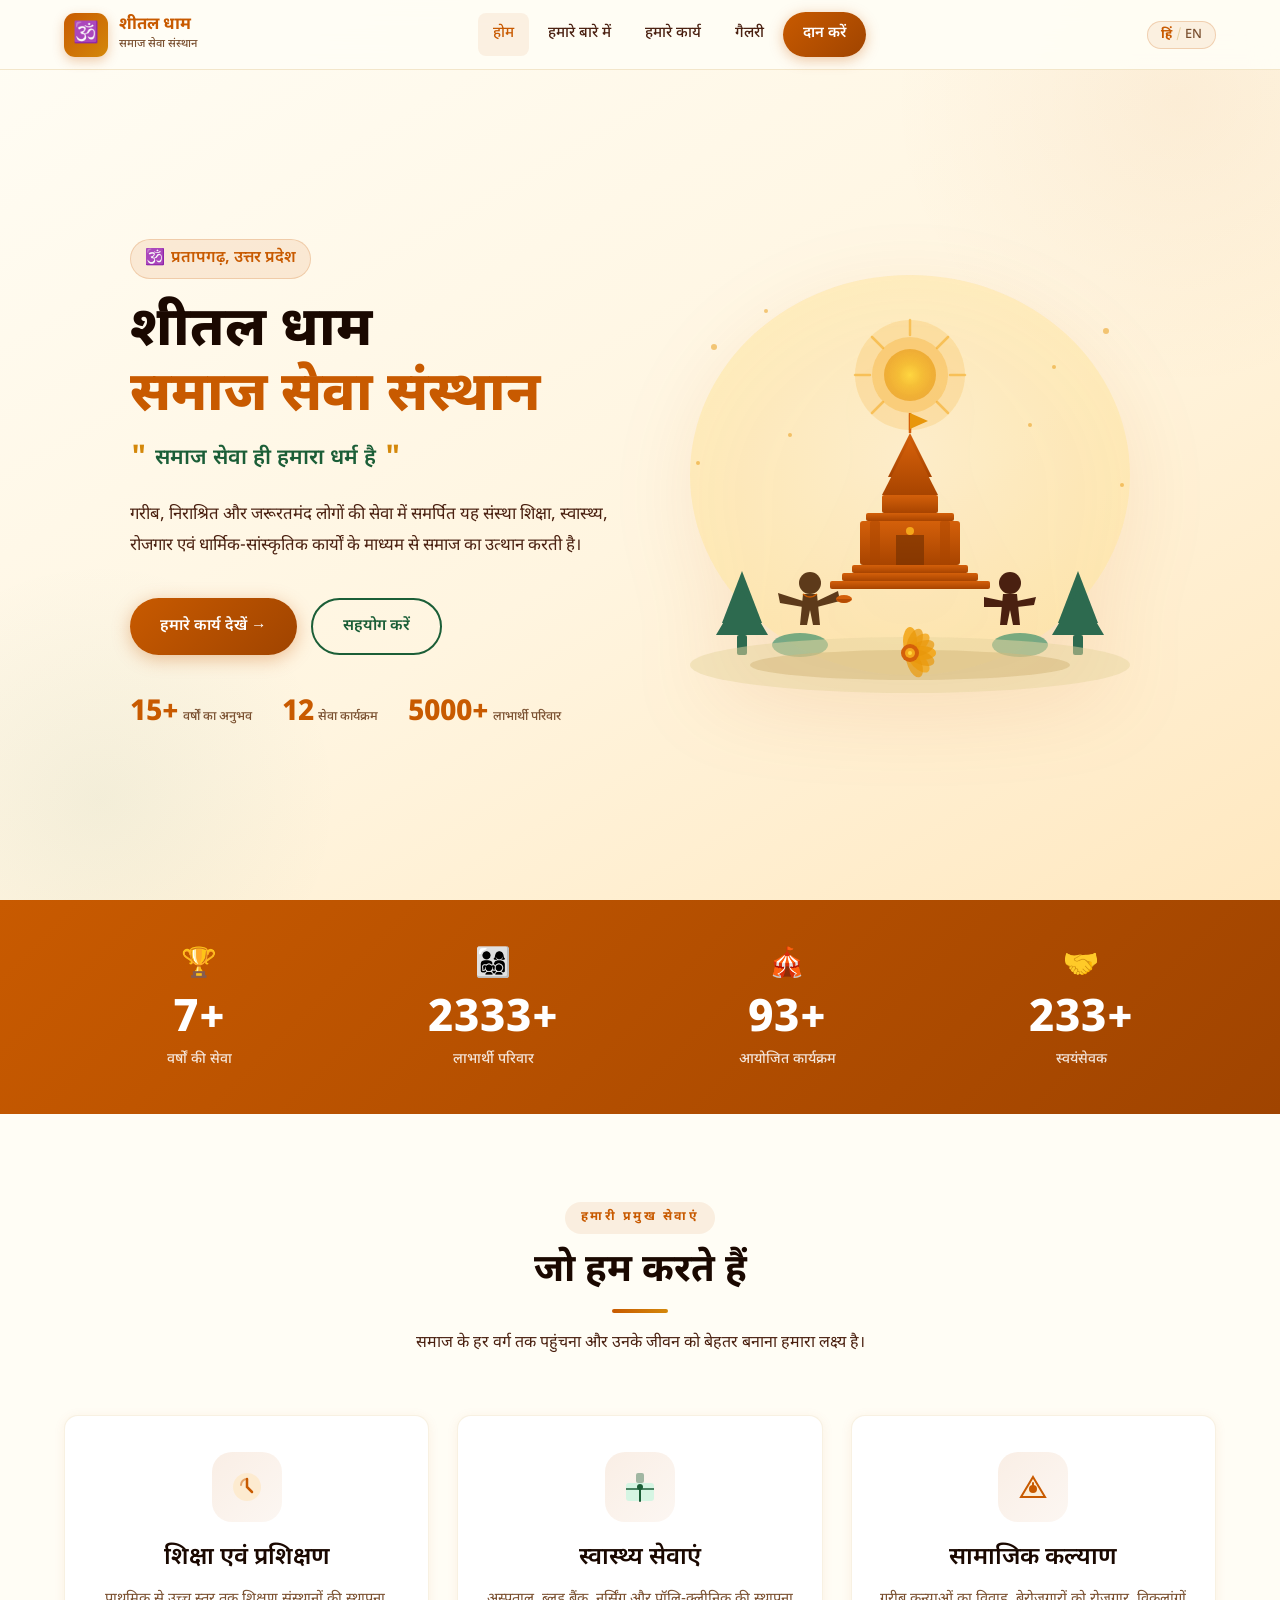
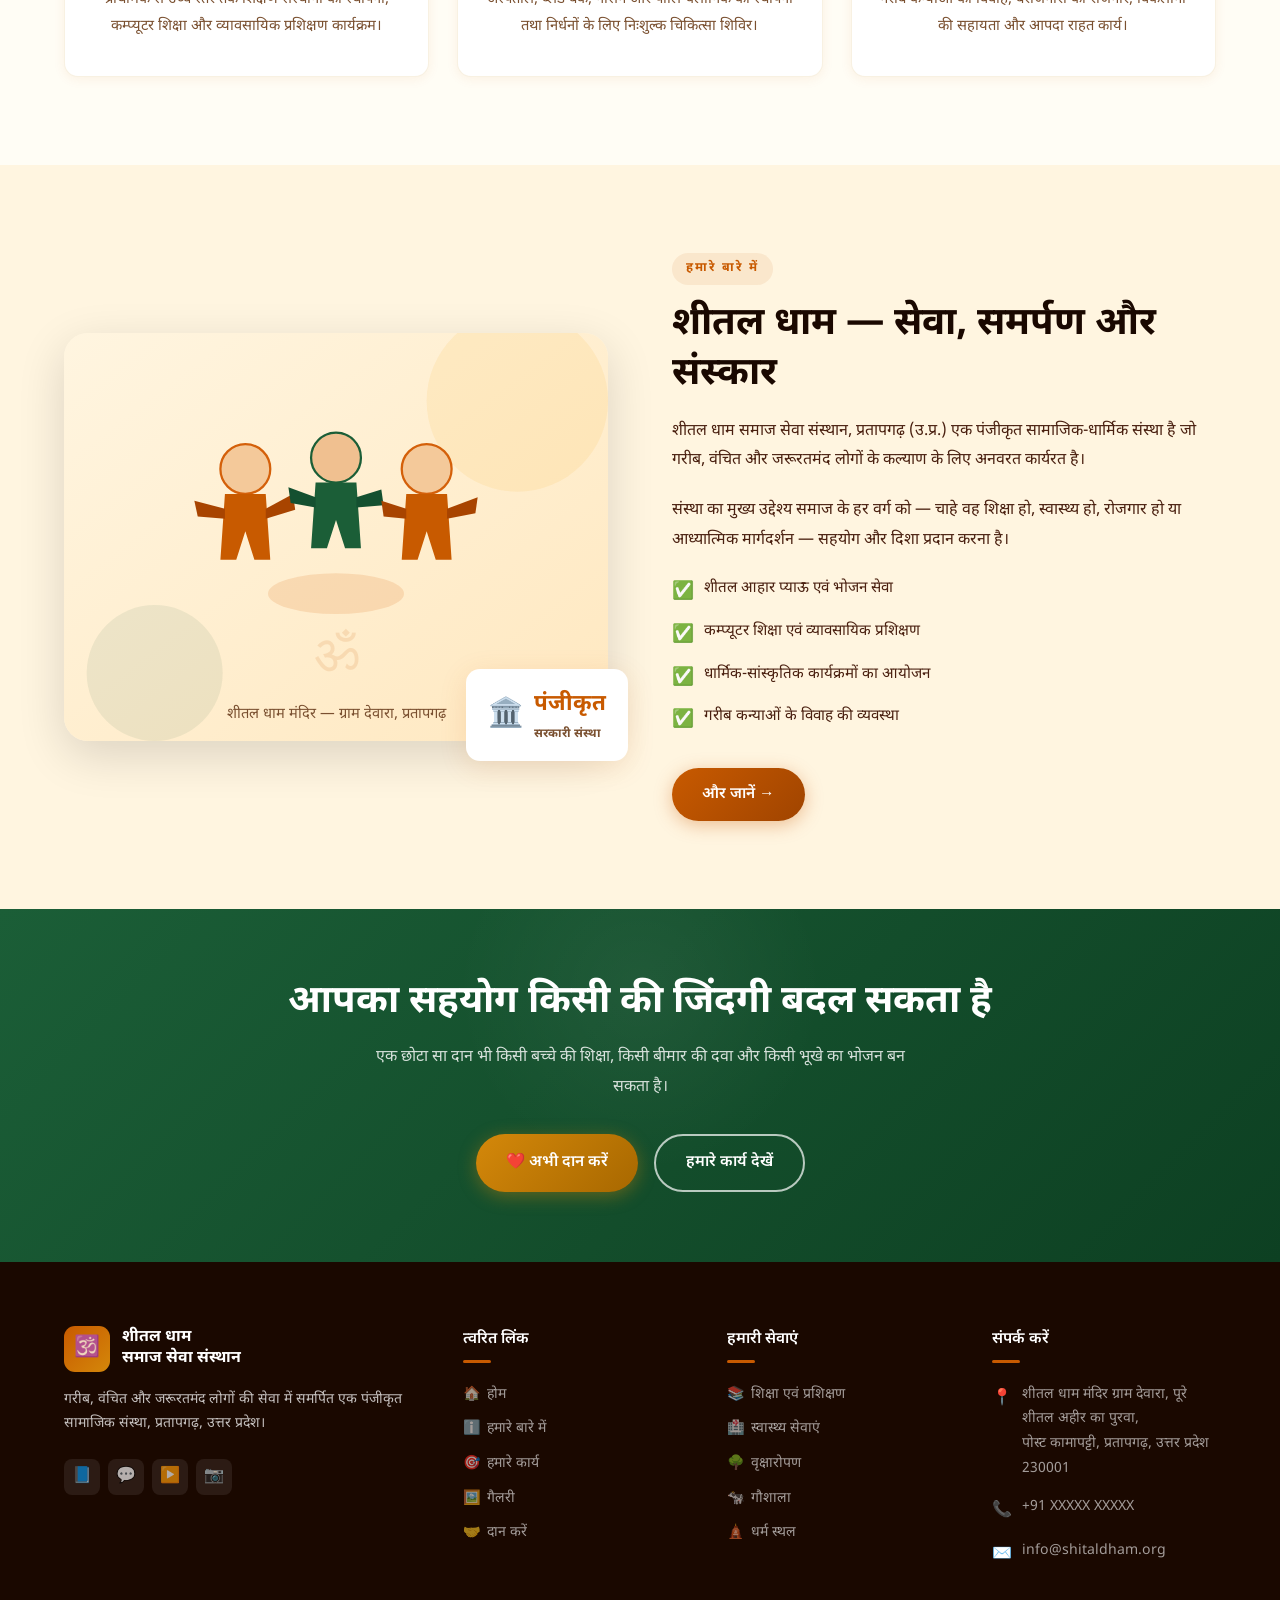
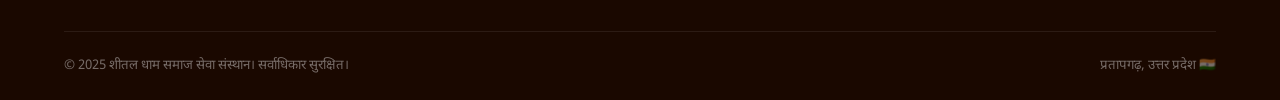
<file: index.html>
<!DOCTYPE html>
<html lang="hi">
<head>
  <meta charset="UTF-8" />
  <meta name="viewport" content="width=device-width, initial-scale=1.0" />
  <title>शीतल धाम समाज सेवा संस्थान | देवास, म.प्र.</title>
  <meta name="description" content="शीतल धाम समाज सेवा संस्थान, देवास — शिक्षा, स्वास्थ्य, रोजगार और सामाजिक कल्याण के लिए समर्पित।" />
  <link rel="stylesheet" href="css/style.css" />
</head>
<body>

  <!-- ═══ NAVBAR ═══ -->
  <nav class="navbar" id="navbar">
    <div class="nav-inner">
      <a href="index.html" class="nav-brand">
        <div class="nav-logo-icon">🕉️</div>
        <div class="nav-brand-text">
          <span class="brand-main" data-i18n="nav.brand.main">शीतल धाम</span>
          <span class="brand-sub" data-i18n="nav.brand.sub">समाज सेवा संस्थान</span>
        </div>
      </a>
      <ul class="nav-links" id="navLinks">
        <li><a href="index.html" data-i18n="nav.home">होम</a></li>
        <li><a href="about.html" data-i18n="nav.about">हमारे बारे में</a></li>
        <li><a href="work.html" data-i18n="nav.work">हमारे कार्य</a></li>
        <li><a href="gallery.html" data-i18n="nav.gallery">गैलरी</a></li>
        <li><a href="donate.html" class="nav-donate" data-i18n="nav.donate">दान करें</a></li>
      </ul>
      <button class="lang-toggle" id="langToggle">
        <span class="lang-active">हिं</span><span class="lang-divider"> / </span><span class="lang-other">EN</span>
      </button>
      <button class="hamburger" id="hamburger" aria-label="Menu">
        <span></span><span></span><span></span>
      </button>
    </div>
  </nav>

  <!-- ═══ HERO SECTION ═══ -->
  <section class="hero">
    <div class="container">
      <div class="hero-inner">

        <!-- Content -->
        <div class="hero-content">
          <div class="hero-badge"><span>🕉️</span> <span data-i18n="idx.hero.badge">देवास, मध्यप्रदेश</span></div>
          <h1 data-i18n-html="idx.hero.h1">शीतल धाम<br /><em>समाज सेवा संस्थान</em></h1>
          <p class="hero-tagline" data-i18n="idx.hero.tagline">समाज सेवा ही हमारा धर्म है</p>
          <p class="hero-desc" data-i18n="idx.hero.desc">
            गरीब, निराश्रित और जरूरतमंद लोगों की सेवा में समर्पित यह संस्था शिक्षा, स्वास्थ्य, रोजगार एवं धार्मिक-सांस्कृतिक कार्यों के माध्यम से समाज का उत्थान करती है।
          </p>
          <div class="hero-btns">
            <a href="work.html"  class="btn btn-primary" data-i18n="idx.hero.btn1">हमारे कार्य देखें →</a>
            <a href="donate.html" class="btn btn-secondary" data-i18n="idx.hero.btn2">सहयोग करें</a>
          </div>
          <div class="hero-stats">
            <div class="hero-stat">
              <span class="num" data-target="15" data-suffix="+">15+</span>
              <span class="lbl" data-i18n="idx.hero.stat1">वर्षों का अनुभव</span>
            </div>
            <div class="hero-stat">
              <span class="num" data-target="12" data-suffix="">12</span>
              <span class="lbl" data-i18n="idx.hero.stat2">सेवा कार्यक्रम</span>
            </div>
            <div class="hero-stat">
              <span class="num" data-target="5000" data-suffix="+">5000+</span>
              <span class="lbl" data-i18n="idx.hero.stat3">लाभार्थी परिवार</span>
            </div>
          </div>
        </div>

        <!-- Hero Illustration (SVG) -->
        <div class="hero-visual">
          <svg viewBox="0 0 480 420" xmlns="http://www.w3.org/2000/svg" aria-hidden="true">
            <defs>
              <radialGradient id="bgGlow" cx="50%" cy="45%" r="55%">
                <stop offset="0%"   stop-color="#FFF3CC" stop-opacity="1"/>
                <stop offset="100%" stop-color="#FFE5A0" stop-opacity="1"/>
              </radialGradient>
              <radialGradient id="sunGlow" cx="50%" cy="50%" r="50%">
                <stop offset="0%"   stop-color="#FFD740"/>
                <stop offset="100%" stop-color="#E8970A" stop-opacity="0.6"/>
              </radialGradient>
              <linearGradient id="templeGrad" x1="0%" y1="0%" x2="0%" y2="100%">
                <stop offset="0%"   stop-color="#D4600A"/>
                <stop offset="100%" stop-color="#A84400"/>
              </linearGradient>
              <linearGradient id="groundGrad" x1="0%" y1="0%" x2="0%" y2="100%">
                <stop offset="0%"   stop-color="#4CAF50"/>
                <stop offset="100%" stop-color="#2E7D32"/>
              </linearGradient>
            </defs>

            <!-- Sky background -->
            <ellipse cx="240" cy="200" rx="220" ry="200" fill="url(#bgGlow)" opacity="0.6"/>

            <!-- Sun -->
            <circle cx="240" cy="100" r="55" fill="#F4A61A" opacity="0.18"/>
            <circle cx="240" cy="100" r="38" fill="#F4A61A" opacity="0.3"/>
            <circle cx="240" cy="100" r="26" fill="url(#sunGlow)"/>
            <!-- Sun rays -->
            <g stroke="#F4A61A" stroke-width="2.5" stroke-linecap="round" opacity="0.55">
              <line x1="240" y1="60"  x2="240" y2="45"/>
              <line x1="240" y1="140" x2="240" y2="155"/>
              <line x1="200" y1="100" x2="185" y2="100"/>
              <line x1="280" y1="100" x2="295" y2="100"/>
              <line x1="213" y1="73"  x2="202" y2="62"/>
              <line x1="267" y1="73"  x2="278" y2="62"/>
              <line x1="213" y1="127" x2="202" y2="138"/>
              <line x1="267" y1="127" x2="278" y2="138"/>
            </g>

            <!-- Temple -->
            <g fill="url(#templeGrad)">
              <!-- Shikhara (spire) -->
              <polygon points="240,158 218,202 262,202"/>
              <polygon points="240,165 212,220 268,220"/>
              <rect x="212" y="220" width="56" height="18" rx="2"/>
              <!-- Flag -->
              <line x1="240" y1="158" x2="240" y2="138" stroke="#D4600A" stroke-width="2.5"/>
              <polygon points="240,138 258,146 240,154" fill="#E8970A"/>
              <!-- Body -->
              <rect x="196" y="238" width="88" height="8" rx="2"/>
              <rect x="190" y="246" width="100" height="44" rx="3"/>
              <!-- Pillars -->
              <rect x="200" y="246" width="10" height="44" rx="2" fill="#A84400" opacity="0.5"/>
              <rect x="270" y="246" width="10" height="44" rx="2" fill="#A84400" opacity="0.5"/>
              <!-- Steps -->
              <rect x="182" y="290" width="116" height="8"  rx="2"/>
              <rect x="172" y="298" width="136" height="8"  rx="2"/>
              <rect x="160" y="306" width="160" height="8"  rx="2"/>
            </g>
            <!-- Door & window decorations -->
            <rect x="226" y="260" width="28" height="30" rx="14 14 0 0" fill="#7A3200" opacity="0.7"/>
            <circle cx="240" cy="256" r="4" fill="#F4A61A"/>

            <!-- Trees -->
            <g fill="#2D6A4F">
              <polygon points="72,296 52,348 92,348"/>
              <polygon points="72,316 46,360 98,360"/>
              <rect x="67" y="360" width="10" height="20" rx="2"/>
              <polygon points="408,296 388,348 428,348"/>
              <polygon points="408,316 382,360 434,360"/>
              <rect x="403" y="360" width="10" height="20" rx="2"/>
            </g>
            <!-- Small bushes -->
            <ellipse cx="130" cy="370" rx="28" ry="12" fill="#40916C" opacity="0.7"/>
            <ellipse cx="350" cy="370" rx="28" ry="12" fill="#40916C" opacity="0.7"/>

            <!-- Ground -->
            <ellipse cx="240" cy="390" rx="220" ry="28" fill="#E8D5A0" opacity="0.5"/>
            <ellipse cx="240" cy="390" rx="160" ry="15" fill="#D4B87A" opacity="0.5"/>

            <!-- People (left — serving posture) -->
            <g fill="#5D3A1A">
              <circle cx="140" cy="308" r="11"/>
              <!-- Body -->
              <path d="M133,319 L130,350 L137,350 L140,335 L143,350 L150,350 L147,319 Z"/>
              <!-- Left arm outstretched -->
              <path d="M133,326 L108,318 L110,328 L133,332 Z"/>
              <!-- Right arm with bowl -->
              <path d="M147,326 L168,316 L170,326 L147,332 Z"/>
              <!-- Saree detail -->
              <path d="M133,319 Q140,325 147,319" fill="none" stroke="#C85A00" stroke-width="1.5"/>
            </g>
            <!-- Bowl in hand -->
            <ellipse cx="174" cy="324" rx="8" ry="4" fill="#D4600A"/>
            <path d="M166,324 Q174,332 182,324" fill="#A84400" opacity="0.7"/>

            <!-- People (right — receiving) -->
            <g fill="#4A2010">
              <circle cx="340" cy="308" r="11"/>
              <path d="M333,319 L330,350 L337,350 L340,335 L343,350 L350,350 L347,319 Z"/>
              <path d="M333,326 L314,322 L314,332 L333,332 Z"/>
              <path d="M347,326 L366,322 L364,330 L347,332 Z"/>
            </g>

            <!-- Lotus (center bottom) -->
            <g transform="translate(240,378)">
              <ellipse cx="0" cy="-12" rx="7" ry="14" fill="#F4A61A" transform="rotate(0)"    opacity="0.9"/>
              <ellipse cx="0" cy="-12" rx="7" ry="14" fill="#F4A61A" transform="rotate(45)"   opacity="0.8"/>
              <ellipse cx="0" cy="-12" rx="7" ry="14" fill="#F4A61A" transform="rotate(90)"   opacity="0.9"/>
              <ellipse cx="0" cy="-12" rx="7" ry="14" fill="#F4A61A" transform="rotate(135)"  opacity="0.8"/>
              <ellipse cx="0" cy="-12" rx="7" ry="14" fill="#E8970A" transform="rotate(22.5)" opacity="0.7"/>
              <ellipse cx="0" cy="-12" rx="7" ry="14" fill="#E8970A" transform="rotate(67.5)" opacity="0.7"/>
              <ellipse cx="0" cy="-12" rx="7" ry="14" fill="#E8970A" transform="rotate(112.5)"opacity="0.7"/>
              <ellipse cx="0" cy="-12" rx="7" ry="14" fill="#E8970A" transform="rotate(157.5)"opacity="0.7"/>
              <circle cx="0" cy="0" r="9"  fill="#D4600A"/>
              <circle cx="0" cy="0" r="5"  fill="#F4A61A"/>
              <circle cx="0" cy="0" r="2"  fill="#FFD740"/>
            </g>

            <!-- Decorative stars/dots -->
            <g fill="#E8970A" opacity="0.5">
              <circle cx="44"  cy="72"  r="3"/>
              <circle cx="436" cy="56"  r="3"/>
              <circle cx="96"  cy="36"  r="2"/>
              <circle cx="384" cy="92"  r="2"/>
              <circle cx="28"  cy="188" r="2"/>
              <circle cx="452" cy="210" r="2"/>
              <circle cx="120" cy="160" r="2"/>
              <circle cx="360" cy="150" r="2"/>
            </g>
          </svg>
        </div>

      </div>
    </div>
  </section>

  <!-- ═══ STATS BAR ═══ -->
  <section class="stats-bar">
    <div class="container">
      <div class="stats-grid">
        <div class="stat-item animate-in">
          <span class="stat-icon">🏆</span>
          <span class="stat-num" data-target="15" data-suffix="+">15+</span>
          <span class="stat-label" data-i18n="idx.stat1">वर्षों की सेवा</span>
        </div>
        <div class="stat-item animate-in delay-1">
          <span class="stat-icon">👨‍👩‍👧‍👦</span>
          <span class="stat-num" data-target="5000" data-suffix="+">5000+</span>
          <span class="stat-label" data-i18n="idx.stat2">लाभार्थी परिवार</span>
        </div>
        <div class="stat-item animate-in delay-2">
          <span class="stat-icon">🎪</span>
          <span class="stat-num" data-target="200" data-suffix="+">200+</span>
          <span class="stat-label" data-i18n="idx.stat3">आयोजित कार्यक्रम</span>
        </div>
        <div class="stat-item animate-in delay-3">
          <span class="stat-icon">🤝</span>
          <span class="stat-num" data-target="500" data-suffix="+">500+</span>
          <span class="stat-label" data-i18n="idx.stat4">स्वयंसेवक</span>
        </div>
      </div>
    </div>
  </section>

  <!-- ═══ HIGHLIGHT CARDS ═══ -->
  <section class="section-pad">
    <div class="container">
      <div class="section-header">
        <span class="label" data-i18n="idx.hl.label">हमारी प्रमुख सेवाएं</span>
        <h2 data-i18n="idx.hl.title">जो हम करते हैं</h2>
        <div class="divider"></div>
        <p data-i18n="idx.hl.desc">समाज के हर वर्ग तक पहुंचना और उनके जीवन को बेहतर बनाना हमारा लक्ष्य है।</p>
      </div>
      <div class="highlights-grid">
        <div class="highlight-card animate-in">
          <div class="highlight-icon">
            <svg width="36" height="36" viewBox="0 0 36 36" fill="none">
              <path d="M18 4C10.268 4 4 10.268 4 18C4 25.732 10.268 32 18 32C25.732 32 32 25.732 32 18C32 10.268 25.732 4 18 4Z" fill="#FDEBD0"/>
              <path d="M18 10V18L23 23" stroke="#C85A00" stroke-width="2.5" stroke-linecap="round"/>
              <path d="M12 16C12 12.686 14.686 10 18 10" stroke="#C85A00" stroke-width="2" stroke-linecap="round" opacity="0.5"/>
            </svg>
          </div>
          <h3 data-i18n="idx.hl1.title">शिक्षा एवं प्रशिक्षण</h3>
          <p data-i18n="idx.hl1.desc">प्राथमिक से उच्च स्तर तक शिक्षण संस्थानों की स्थापना, कम्प्यूटर शिक्षा और व्यावसायिक प्रशिक्षण कार्यक्रम।</p>
        </div>
        <div class="highlight-card animate-in delay-2">
          <div class="highlight-icon">
            <svg width="36" height="36" viewBox="0 0 36 36" fill="none">
              <rect x="4" y="14" width="28" height="18" rx="3" fill="#D5F5E3"/>
              <path d="M4 20H32" stroke="#1B5E37" stroke-width="1.5"/>
              <rect x="14" y="4" width="8" height="10" rx="2" fill="#1B5E37" opacity="0.4"/>
              <path d="M18 20V32" stroke="#1B5E37" stroke-width="2" stroke-linecap="round"/>
              <circle cx="18" cy="18" r="3" fill="#1B5E37"/>
            </svg>
          </div>
          <h3 data-i18n="idx.hl2.title">स्वास्थ्य सेवाएं</h3>
          <p data-i18n="idx.hl2.desc">अस्पताल, ब्लड बैंक, नर्सिंग और पॉलि-क्लीनिक की स्थापना तथा निर्धनों के लिए निःशुल्क चिकित्सा शिविर।</p>
        </div>
        <div class="highlight-card animate-in delay-3">
          <div class="highlight-icon">
            <svg width="36" height="36" viewBox="0 0 36 36" fill="none">
              <path d="M6 28L18 8L30 28H6Z" fill="#FDEBD0" opacity="0.8"/>
              <path d="M18 8L30 28H6L18 8Z" stroke="#C85A00" stroke-width="2" fill="none"/>
              <circle cx="18" cy="20" r="4" fill="#C85A00"/>
              <path d="M18 16V14" stroke="#C85A00" stroke-width="2" stroke-linecap="round"/>
            </svg>
          </div>
          <h3 data-i18n="idx.hl3.title">सामाजिक कल्याण</h3>
          <p data-i18n="idx.hl3.desc">गरीब कन्याओं का विवाह, बेरोजगारों को रोजगार, विकलांगों की सहायता और आपदा राहत कार्य।</p>
        </div>
      </div>
    </div>
  </section>

  <!-- ═══ ABOUT PREVIEW ═══ -->
  <section class="section-pad bg-alt">
    <div class="container">
      <div class="about-preview-inner">

        <!-- Image / Illustration -->
        <div class="about-img-wrap animate-in">
          <div class="about-img-box">
            <svg viewBox="0 0 480 360" xmlns="http://www.w3.org/2000/svg" style="display:block;width:100%;">
              <defs>
                <linearGradient id="abGrad" x1="0%" y1="0%" x2="100%" y2="100%">
                  <stop offset="0%"   stop-color="#FFF5E0"/>
                  <stop offset="100%" stop-color="#FFE8C0"/>
                </linearGradient>
              </defs>
              <rect width="480" height="360" fill="url(#abGrad)"/>
              <!-- Circle decorations -->
              <circle cx="400" cy="60"  r="80" fill="#F4A61A" opacity="0.1"/>
              <circle cx="80"  cy="300" r="60" fill="#1B5E37" opacity="0.08"/>
              <!-- Central group of people -->
              <!-- Person 1 -->
              <g fill="#5D3A1A" transform="translate(160,120)">
                <circle cx="0" cy="0" r="22" fill="#F4C99A"/>
                <circle cx="0" cy="0" r="22" fill="none" stroke="#D4600A" stroke-width="2"/>
                <path d="M-18,22 L-22,80 L-8,80 L0,55 L8,80 L22,80 L18,22 Z" fill="#C85A00"/>
                <path d="M-18,35 L-45,28 L-42,42 L-18,44 Z" fill="#A84400"/>
                <path d="M18,35 L42,22 L44,36 L18,44 Z" fill="#A84400"/>
              </g>
              <!-- Person 2 -->
              <g fill="#7A5030" transform="translate(240,110)">
                <circle cx="0" cy="0" r="22" fill="#F0C090"/>
                <circle cx="0" cy="0" r="22" fill="none" stroke="#1B5E37" stroke-width="2"/>
                <path d="M-18,22 L-22,80 L-8,80 L0,55 L8,80 L22,80 L18,22 Z" fill="#1B5E37"/>
                <path d="M-18,35 L-42,26 L-40,40 L-18,44 Z" fill="#145030"/>
                <path d="M18,35 L40,28 L42,42 L18,44 Z" fill="#145030"/>
              </g>
              <!-- Person 3 -->
              <g fill="#4A2010" transform="translate(320,120)">
                <circle cx="0" cy="0" r="22" fill="#F4C99A"/>
                <circle cx="0" cy="0" r="22" fill="none" stroke="#D4600A" stroke-width="2"/>
                <path d="M-18,22 L-22,80 L-8,80 L0,55 L8,80 L22,80 L18,22 Z" fill="#C85A00"/>
                <path d="M-18,35 L-40,28 L-38,42 L-18,44 Z" fill="#A84400"/>
                <path d="M18,35 L45,25 L43,39 L18,44 Z" fill="#A84400"/>
              </g>
              <!-- Hands connecting in center -->
              <ellipse cx="240" cy="230" rx="60" ry="18" fill="#D4600A" opacity="0.15"/>
              <!-- OM symbol -->
              <text x="240" y="298" text-anchor="middle" font-size="48" fill="#C85A00" opacity="0.12" font-family="serif">ॐ</text>
              <!-- Title text -->
              <text x="240" y="340" text-anchor="middle" font-size="13" fill="#7A5030" font-family="'Noto Sans Devanagari',sans-serif">शीतल धाम मंदिर — ग्राम देवारा, प्रतापगढ़</text>
            </svg>
          </div>
          <div class="about-badge">
            <div class="badge-icon">🏛️</div>
            <div>
              <div class="badge-num" data-i18n="idx.ab.badge.num">पंजीकृत</div>
              <div class="badge-lbl" data-i18n="idx.ab.badge.lbl">सरकारी संस्था</div>
            </div>
          </div>
        </div>

        <!-- Text -->
        <div class="about-content animate-in delay-2">
          <span class="label" data-i18n="idx.ap.label">हमारे बारे में</span>
          <h2 data-i18n="idx.ap.title">शीतल धाम — सेवा, समर्पण और संस्कार</h2>
          <p data-i18n="idx.ap.p1">
            शीतल धाम समाज सेवा संस्थान, देवास (म.प्र.) एक पंजीकृत सामाजिक-धार्मिक संस्था है जो गरीब, वंचित और जरूरतमंद लोगों के कल्याण के लिए अनवरत कार्यरत है।
          </p>
          <p data-i18n="idx.ap.p2">
            संस्था का मुख्य उद्देश्य समाज के हर वर्ग को — चाहे वह शिक्षा हो, स्वास्थ्य हो, रोजगार हो या आध्यात्मिक मार्गदर्शन — सहयोग और दिशा प्रदान करना है।
          </p>
          <ul class="about-list">
            <li><span class="check">✅</span> <span data-i18n="idx.ap.li1">शीतल आहार प्याऊ एवं भोजन सेवा</span></li>
            <li><span class="check">✅</span> <span data-i18n="idx.ap.li2">कम्प्यूटर शिक्षा एवं व्यावसायिक प्रशिक्षण</span></li>
            <li><span class="check">✅</span> <span data-i18n="idx.ap.li3">धार्मिक-सांस्कृतिक कार्यक्रमों का आयोजन</span></li>
            <li><span class="check">✅</span> <span data-i18n="idx.ap.li4">गरीब कन्याओं के विवाह की व्यवस्था</span></li>
          </ul>
          <a href="about.html" class="btn btn-primary" data-i18n="idx.ap.btn">और जानें →</a>
        </div>

      </div>
    </div>
  </section>

  <!-- ═══ CTA BANNER ═══ -->
  <section class="cta-banner">
    <div class="container">
      <h2 data-i18n="idx.cta.title">आपका सहयोग किसी की जिंदगी बदल सकता है</h2>
      <p data-i18n="idx.cta.desc">एक छोटा सा दान भी किसी बच्चे की शिक्षा, किसी बीमार की दवा और किसी भूखे का भोजन बन सकता है।</p>
      <div class="cta-btns">
        <a href="donate.html" class="btn btn-gold" data-i18n="idx.cta.btn1">❤️ अभी दान करें</a>
        <a href="work.html"   class="btn btn-outline-white" data-i18n="idx.cta.btn2">हमारे कार्य देखें</a>
      </div>
    </div>
  </section>

  <!-- ═══ FOOTER ═══ -->
  <footer class="footer">
    <div class="container">
      <div class="footer-grid">
        <div class="footer-brand">
          <div class="footer-brand-logo">
            <div class="footer-logo-icon">🕉️</div>
            <div class="footer-brand-name" data-i18n-html="footer.brand.name">शीतल धाम<br/>समाज सेवा संस्थान</div>
          </div>
          <p data-i18n="footer.tagline">गरीब, वंचित और जरूरतमंद लोगों की सेवा में समर्पित एक पंजीकृत सामाजिक संस्था, देवास, मध्यप्रदेश।</p>
          <div class="footer-social">
            <a href="#" aria-label="Facebook">📘</a>
            <a href="#" aria-label="WhatsApp">💬</a>
            <a href="#" aria-label="YouTube">▶️</a>
            <a href="#" aria-label="Instagram">📷</a>
          </div>
        </div>
        <div class="footer-col">
          <h4 data-i18n="footer.quicklinks">त्वरित लिंक</h4>
          <ul>
            <li><a href="index.html">🏠 <span data-i18n="footer.link.home">होम</span></a></li>
            <li><a href="about.html">ℹ️ <span data-i18n="footer.link.about">हमारे बारे में</span></a></li>
            <li><a href="work.html">🎯 <span data-i18n="footer.link.work">हमारे कार्य</span></a></li>
            <li><a href="gallery.html">🖼️ <span data-i18n="footer.link.gallery">गैलरी</span></a></li>
            <li><a href="donate.html">🤝 <span data-i18n="footer.link.donate">दान करें</span></a></li>
          </ul>
        </div>
        <div class="footer-col">
          <h4 data-i18n="footer.services">हमारी सेवाएं</h4>
          <ul>
            <li><a href="work.html">📚 <span data-i18n="footer.svc1">शिक्षा एवं प्रशिक्षण</span></a></li>
            <li><a href="work.html">🏥 <span data-i18n="footer.svc2">स्वास्थ्य सेवाएं</span></a></li>
            <li><a href="work.html">🌳 <span data-i18n="footer.svc3">वृक्षारोपण</span></a></li>
            <li><a href="work.html">🐄 <span data-i18n="footer.svc4">गौशाला</span></a></li>
            <li><a href="work.html">🛕 <span data-i18n="footer.svc5">धर्म स्थल</span></a></li>
          </ul>
        </div>
        <div class="footer-col">
          <h4 data-i18n="footer.contact.hd">संपर्क करें</h4>
          <div class="footer-contact-item">
            <span class="fi">📍</span>
            <span data-i18n-html="footer.addr">शीतल धाम मंदिर ग्राम देवारा, पूरे शीतल अहीर का पुरवा,<br/>पोस्ट कामापट्टी, प्रतापगढ़, उत्तर प्रदेश 230001</span>
          </div>
          <div class="footer-contact-item">
            <span class="fi">📞</span>
            <span>+91 XXXXX XXXXX</span>
          </div>
          <div class="footer-contact-item">
            <span class="fi">✉️</span>
            <span>info@shitaldham.org</span>
          </div>
        </div>
      </div>
    </div>
    <div class="container">
      <div class="footer-bottom">
        <span data-i18n="footer.copy">© 2025 शीतल धाम समाज सेवा संस्थान। सर्वाधिकार सुरक्षित।</span>
        <span>प्रतापगढ़, उत्तर प्रदेश 🇮🇳</span>
      </div>
    </div>
  </footer>

  <script src="js/i18n.js"></script>
  <script src="js/main.js"></script>
</body>
</html>
</file>
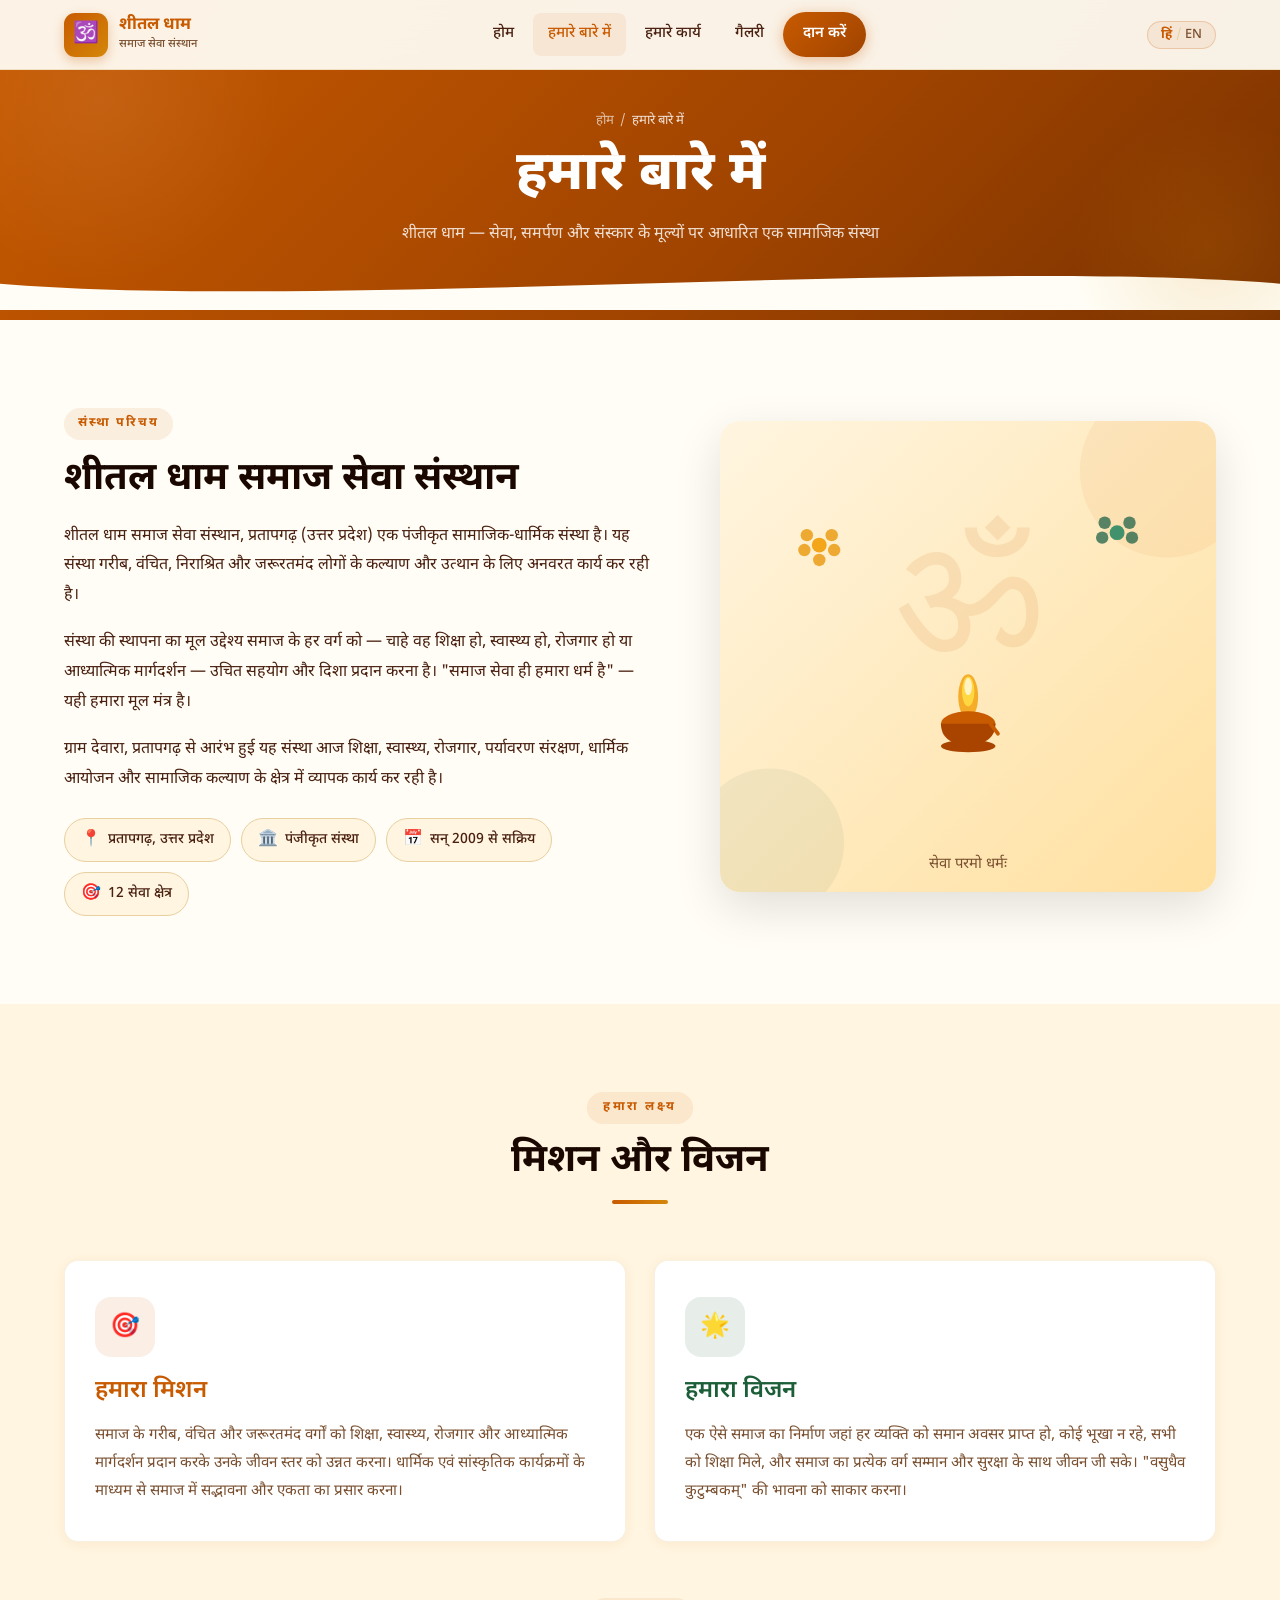
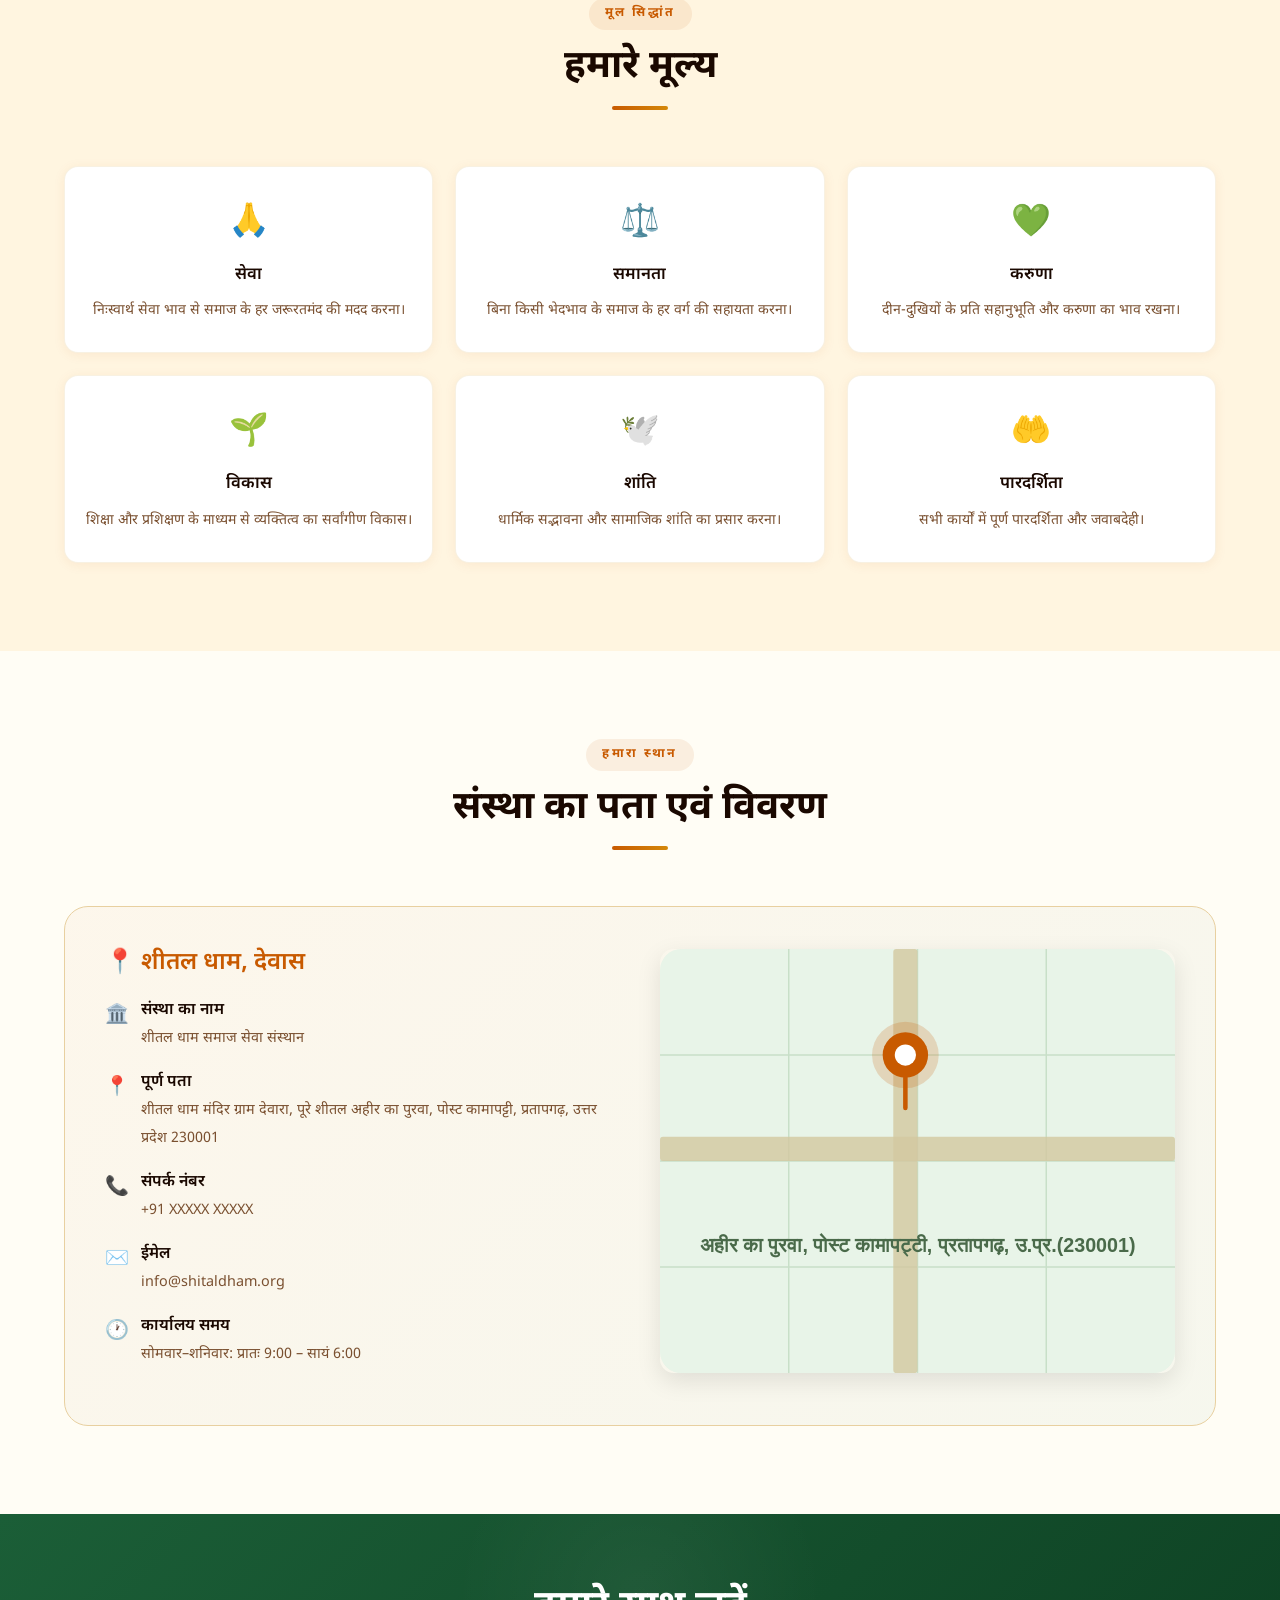
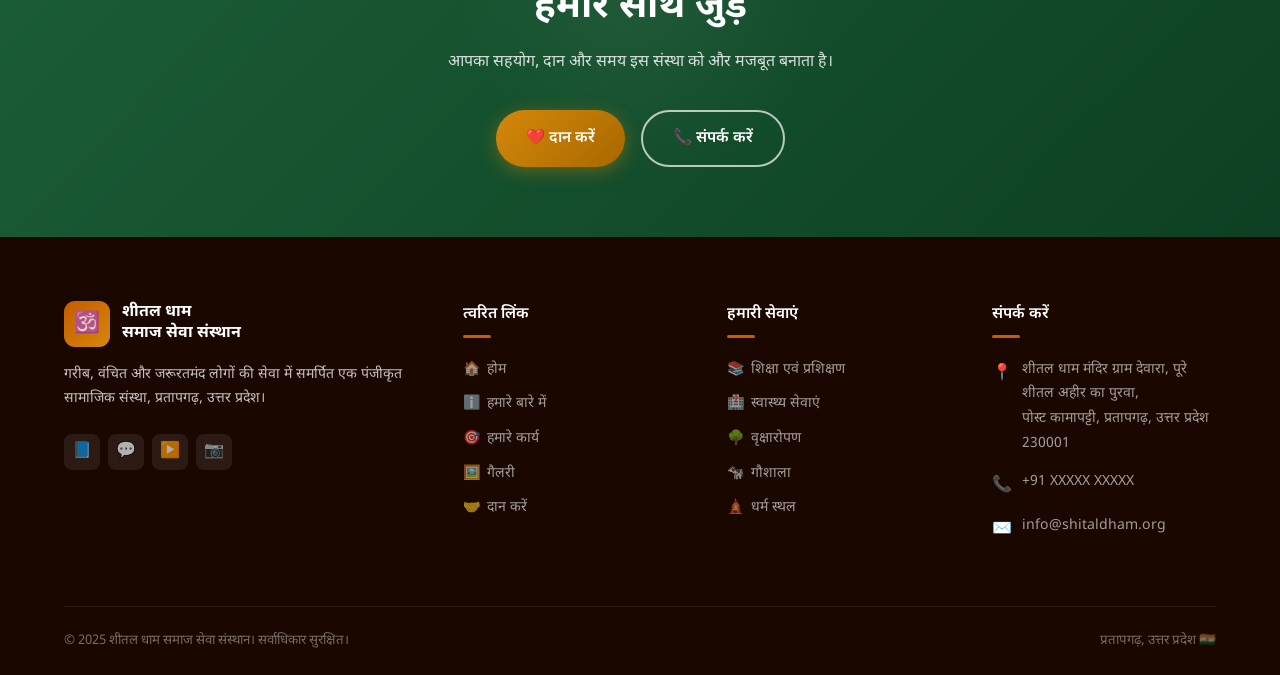
<file: about.html>
<!DOCTYPE html>
<html lang="hi">
<head>
  <meta charset="UTF-8" />
  <meta name="viewport" content="width=device-width, initial-scale=1.0" />
  <title>हमारे बारे में | शीतल धाम समाज सेवा संस्थान</title>
  <meta name="description" content="शीतल धाम समाज सेवा संस्थान के बारे में जानें — हमारी स्थापना, उद्देश्य, मिशन और प्रतापगढ़ में हमारी गतिविधियां।" />
  <link rel="stylesheet" href="css/style.css" />
</head>
<body>

  <!-- ═══ NAVBAR ═══ -->
  <nav class="navbar" id="navbar">
    <div class="nav-inner">
      <a href="index.html" class="nav-brand">
        <div class="nav-logo-icon">🕉️</div>
        <div class="nav-brand-text">
          <span class="brand-main" data-i18n="nav.brand.main">शीतल धाम</span>
          <span class="brand-sub" data-i18n="nav.brand.sub">समाज सेवा संस्थान</span>
        </div>
      </a>
      <ul class="nav-links" id="navLinks">
        <li><a href="index.html" data-i18n="nav.home">होम</a></li>
        <li><a href="about.html" data-i18n="nav.about">हमारे बारे में</a></li>
        <li><a href="work.html" data-i18n="nav.work">हमारे कार्य</a></li>
        <li><a href="gallery.html" data-i18n="nav.gallery">गैलरी</a></li>
        <li><a href="donate.html" class="nav-donate" data-i18n="nav.donate">दान करें</a></li>
      </ul>
      <button class="lang-toggle" id="langToggle">
        <span class="lang-active">हिं</span><span class="lang-divider"> / </span><span class="lang-other">EN</span>
      </button>
      <button class="hamburger" id="hamburger" aria-label="Menu">
        <span></span><span></span><span></span>
      </button>
    </div>
  </nav>

  <!-- ═══ PAGE BANNER ═══ -->
  <header class="page-banner">
    <div class="breadcrumb">
      <a href="index.html" data-i18n="bc.home">होम</a> &nbsp;/&nbsp; <span data-i18n="bc.about">हमारे बारे में</span>
    </div>
    <h1 data-i18n="about.banner.title">हमारे बारे में</h1>
    <p data-i18n="about.banner.desc">शीतल धाम — सेवा, समर्पण और संस्कार के मूल्यों पर आधारित एक सामाजिक संस्था</p>
    <div class="wave">
      <svg viewBox="0 0 1440 60" xmlns="http://www.w3.org/2000/svg" preserveAspectRatio="none">
        <path d="M0,30 C360,60 1080,0 1440,30 L1440,60 L0,60 Z" fill="#FFFDF5"/>
      </svg>
    </div>
  </header>

  <!-- ═══ ABOUT INTRO ═══ -->
  <section class="section-pad">
    <div class="container">
      <div class="about-intro-grid">
        <div class="about-intro-text animate-in">
          <span class="label" style="display:inline-block;font-size:0.78rem;font-weight:700;color:var(--primary);text-transform:uppercase;letter-spacing:2px;background:rgba(200,90,0,0.09);padding:5px 14px;border-radius:50px;margin-bottom:16px;" data-i18n="about.intro.label">संस्था परिचय</span>
          <h2 data-i18n="about.intro.title">शीतल धाम समाज सेवा संस्थान</h2>
          <p data-i18n="about.intro.p1">
            <strong>शीतल धाम समाज सेवा संस्थान</strong>, प्रतापगढ़ (उत्तर प्रदेश) एक पंजीकृत सामाजिक-धार्मिक संस्था है। यह संस्था गरीब, वंचित, निराश्रित और जरूरतमंद लोगों के कल्याण और उत्थान के लिए अनवरत कार्य कर रही है।
          </p>
          <p data-i18n="about.intro.p2">
            संस्था की स्थापना का मूल उद्देश्य समाज के हर वर्ग को — चाहे वह शिक्षा हो, स्वास्थ्य हो, रोजगार हो या आध्यात्मिक मार्गदर्शन — उचित सहयोग और दिशा प्रदान करना है। <strong>"समाज सेवा ही हमारा धर्म है"</strong> — यही हमारा मूल मंत्र है।
          </p>
          <p data-i18n="about.intro.p3">
            ग्राम देवारा, प्रतापगढ़ से आरंभ हुई यह संस्था आज शिक्षा, स्वास्थ्य, रोजगार, पर्यावरण संरक्षण, धार्मिक आयोजन और सामाजिक कल्याण के क्षेत्र में व्यापक कार्य कर रही है।
          </p>
          <div class="info-chips">
            <span class="info-chip"><span class="chip-icon">📍</span> <span data-i18n="about.chip1">प्रतापगढ़, उत्तर प्रदेश</span></span>
            <span class="info-chip"><span class="chip-icon">🏛️</span> <span data-i18n="about.chip2">पंजीकृत संस्था</span></span>
            <span class="info-chip"><span class="chip-icon">📅</span> <span data-i18n="about.chip3">सन् 2009 से सक्रिय</span></span>
            <span class="info-chip"><span class="chip-icon">🎯</span> <span data-i18n="about.chip4">12 सेवा क्षेत्र</span></span>
          </div>
        </div>

        <!-- Illustration -->
        <div class="animate-in delay-2">
          <svg viewBox="0 0 400 380" xmlns="http://www.w3.org/2000/svg" style="width:100%;border-radius:20px;box-shadow:0 16px 48px rgba(0,0,0,0.12);">
            <defs>
              <linearGradient id="aGrad" x1="0%" y1="0%" x2="100%" y2="100%">
                <stop offset="0%"   stop-color="#FFF5E0"/>
                <stop offset="100%" stop-color="#FFE0A0"/>
              </linearGradient>
            </defs>
            <rect width="400" height="380" fill="url(#aGrad)"/>
            <!-- Decorative circles -->
            <circle cx="360" cy="40"  r="70" fill="#D4600A" opacity="0.07"/>
            <circle cx="40"  cy="340" r="60" fill="#1B5E37" opacity="0.06"/>

            <!-- Large OM -->
            <text x="200" y="185" text-anchor="middle" font-size="140" fill="#C85A00" opacity="0.1" font-family="serif">ॐ</text>

            <!-- Diya (lamp) illustration -->
            <g transform="translate(200,270)">
              <!-- Flame -->
              <ellipse cx="0" cy="-48" rx="8" ry="18" fill="#F4A61A" opacity="0.9"/>
              <ellipse cx="0" cy="-52" rx="5" ry="12" fill="#FFD740"/>
              <ellipse cx="0" cy="-56" rx="3" ry="7"  fill="#fff" opacity="0.7"/>
              <!-- Diya body -->
              <ellipse cx="0" cy="-26" rx="22" ry="10" fill="#C85A00"/>
              <path d="M-22,-26 Q-22,-10 0,-8 Q22,-10 22,-26 Z" fill="#A84400"/>
              <!-- Base -->
              <ellipse cx="0" cy="-8"  rx="22" ry="5"  fill="#A84400"/>
              <path d="M18,-26 L24,-18" stroke="#C85A00" stroke-width="3" stroke-linecap="round"/>
            </g>

            <!-- Decorative flowers -->
            <g transform="translate(80,100)">
              <circle cx="0" cy="0" r="6" fill="#F4A61A"/>
              <circle cx="10" cy="-8"  r="5" fill="#E8970A" opacity="0.8"/>
              <circle cx="12" cy="4"   r="5" fill="#E8970A" opacity="0.8"/>
              <circle cx="-12" cy="4"  r="5" fill="#E8970A" opacity="0.8"/>
              <circle cx="-10" cy="-8" r="5" fill="#E8970A" opacity="0.8"/>
              <circle cx="0"   cy="12" r="5" fill="#E8970A" opacity="0.8"/>
            </g>
            <g transform="translate(320,90)">
              <circle cx="0" cy="0" r="6" fill="#40916C"/>
              <circle cx="10" cy="-8"  r="5" fill="#2D6A4F" opacity="0.8"/>
              <circle cx="12" cy="4"   r="5" fill="#2D6A4F" opacity="0.8"/>
              <circle cx="-12" cy="4"  r="5" fill="#2D6A4F" opacity="0.8"/>
              <circle cx="-10" cy="-8" r="5" fill="#2D6A4F" opacity="0.8"/>
            </g>

            <!-- Text label -->
            <text x="200" y="360" text-anchor="middle" font-size="12" fill="#7A5030" font-family="'Noto Sans Devanagari',sans-serif">सेवा परमो धर्मः</text>
          </svg>
        </div>
      </div>
    </div>
  </section>

  <!-- ═══ MISSION & VISION ═══ -->
  <section class="section-pad bg-alt">
    <div class="container">
      <div class="section-header animate-in">
        <span class="label" data-i18n="about.mv.label">हमारा लक्ष्य</span>
        <h2 data-i18n="about.mv.title">मिशन और विजन</h2>
        <div class="divider"></div>
      </div>
      <div class="mv-grid">
        <div class="mv-card mission animate-in">
          <div class="mv-icon">🎯</div>
          <h3 style="color:var(--primary);" data-i18n="about.mission.title">हमारा मिशन</h3>
          <p data-i18n="about.mission.desc">समाज के गरीब, वंचित और जरूरतमंद वर्गों को शिक्षा, स्वास्थ्य, रोजगार और आध्यात्मिक मार्गदर्शन प्रदान करके उनके जीवन स्तर को उन्नत करना। धार्मिक एवं सांस्कृतिक कार्यक्रमों के माध्यम से समाज में सद्भावना और एकता का प्रसार करना।</p>
        </div>
        <div class="mv-card vision animate-in delay-2">
          <div class="mv-icon">🌟</div>
          <h3 style="color:var(--secondary);" data-i18n="about.vision.title">हमारा विजन</h3>
          <p data-i18n="about.vision.desc">एक ऐसे समाज का निर्माण जहां हर व्यक्ति को समान अवसर प्राप्त हो, कोई भूखा न रहे, सभी को शिक्षा मिले, और समाज का प्रत्येक वर्ग सम्मान और सुरक्षा के साथ जीवन जी सके। "वसुधैव कुटुम्बकम्" की भावना को साकार करना।</p>
        </div>
      </div>

      <!-- Core Values -->
      <div class="section-header animate-in" style="margin-top:56px;">
        <span class="label" data-i18n="about.val.label">मूल सिद्धांत</span>
        <h2 data-i18n="about.val.title">हमारे मूल्य</h2>
        <div class="divider"></div>
      </div>
      <div class="values-grid">
        <div class="value-card animate-in">
          <div class="v-icon">🙏</div>
          <h4 data-i18n="about.val1.title">सेवा</h4>
          <p data-i18n="about.val1.desc">निःस्वार्थ सेवा भाव से समाज के हर जरूरतमंद की मदद करना।</p>
        </div>
        <div class="value-card animate-in delay-1">
          <div class="v-icon">⚖️</div>
          <h4 data-i18n="about.val2.title">समानता</h4>
          <p data-i18n="about.val2.desc">बिना किसी भेदभाव के समाज के हर वर्ग की सहायता करना।</p>
        </div>
        <div class="value-card animate-in delay-2">
          <div class="v-icon">💚</div>
          <h4 data-i18n="about.val3.title">करुणा</h4>
          <p data-i18n="about.val3.desc">दीन-दुखियों के प्रति सहानुभूति और करुणा का भाव रखना।</p>
        </div>
        <div class="value-card animate-in delay-3">
          <div class="v-icon">🌱</div>
          <h4 data-i18n="about.val4.title">विकास</h4>
          <p data-i18n="about.val4.desc">शिक्षा और प्रशिक्षण के माध्यम से व्यक्तित्व का सर्वांगीण विकास।</p>
        </div>
        <div class="value-card animate-in delay-4">
          <div class="v-icon">🕊️</div>
          <h4 data-i18n="about.val5.title">शांति</h4>
          <p data-i18n="about.val5.desc">धार्मिक सद्भावना और सामाजिक शांति का प्रसार करना।</p>
        </div>
        <div class="value-card animate-in delay-5">
          <div class="v-icon">🤲</div>
          <h4 data-i18n="about.val6.title">पारदर्शिता</h4>
          <p data-i18n="about.val6.desc">सभी कार्यों में पूर्ण पारदर्शिता और जवाबदेही।</p>
        </div>
      </div>
    </div>
  </section>

  <!-- ═══ LOCATION & DETAILS ═══ -->
  <section class="section-pad">
    <div class="container">
      <div class="section-header animate-in">
        <span class="label" data-i18n="about.loc.label">हमारा स्थान</span>
        <h2 data-i18n="about.loc.title">संस्था का पता एवं विवरण</h2>
        <div class="divider"></div>
      </div>

      <div class="location-card animate-in">
        <div class="location-details">
          <h3>📍 शीतल धाम, देवास</h3>
          <div class="location-item">
            <span class="l-icon">🏛️</span>
            <div>
              <strong>संस्था का नाम</strong>
              <span>शीतल धाम समाज सेवा संस्थान</span>
            </div>
          </div>
          <div class="location-item">
            <span class="l-icon">📍</span>
            <div>
              <strong>पूर्ण पता</strong>
              <span>शीतल धाम मंदिर ग्राम देवारा, पूरे शीतल अहीर का पुरवा, पोस्ट कामापट्टी, प्रतापगढ़, उत्तर प्रदेश 230001</span>
            </div>
          </div>
          <div class="location-item">
            <span class="l-icon">📞</span>
            <div>
              <strong>संपर्क नंबर</strong>
              <span>+91 XXXXX XXXXX</span>
            </div>
          </div>
          <div class="location-item">
            <span class="l-icon">✉️</span>
            <div>
              <strong>ईमेल</strong>
              <span>info@shitaldham.org</span>
            </div>
          </div>
          <div class="location-item">
            <span class="l-icon">🕐</span>
            <div>
              <strong>कार्यालय समय</strong>
              <span>सोमवार–शनिवार: प्रातः 9:00 – सायं 6:00</span>
            </div>
          </div>
        </div>

        <!-- Map placeholder -->
        <div>
          <svg viewBox="0 0 340 280" xmlns="http://www.w3.org/2000/svg" style="width:100%;border-radius:14px;box-shadow:0 8px 24px rgba(0,0,0,0.1);">
            <rect width="340" height="280" fill="#E8F4E8" rx="14"/>
            <!-- Grid lines (map-like) -->
            <g stroke="#C8DFC8" stroke-width="1">
              <line x1="0"   y1="70"  x2="340" y2="70"/>
              <line x1="0"   y1="140" x2="340" y2="140"/>
              <line x1="0"   y1="210" x2="340" y2="210"/>
              <line x1="85"  y1="0"   x2="85"  y2="280"/>
              <line x1="170" y1="0"   x2="170" y2="280"/>
              <line x1="255" y1="0"   x2="255" y2="280"/>
            </g>
            <!-- Roads -->
            <rect x="0"   y="124" width="340" height="16" rx="2" fill="#D4C8A0" opacity="0.8"/>
            <rect x="154" y="0"   width="16"  height="280" rx="2" fill="#D4C8A0" opacity="0.8"/>
            <!-- Location pin -->
            <g transform="translate(162,70)">
              <circle cx="0" cy="0" r="22" fill="#C85A00" opacity="0.2"/>
              <circle cx="0" cy="0" r="15" fill="#C85A00"/>
              <circle cx="0" cy="0" r="7"  fill="white"/>
              <line x1="0" y1="15" x2="0" y2="35" stroke="#C85A00" stroke-width="3" stroke-linecap="round"/>
            </g>
            <!-- Labels -->
            <text x="170" y="200" text-anchor="middle" font-size="13" fill="#4A6A4A" font-family="sans-serif" font-weight="600">अहीर का पुरवा, पोस्ट कामापट्टी, प्रतापगढ़, उ.प्र.(230001)</text>
          </svg>
        </div>
      </div>
    </div>
  </section>

  <!-- ═══ CTA ═══ -->
  <section class="cta-banner">
    <div class="container">
      <h2 data-i18n="about.cta.title">हमारे साथ जुड़ें</h2>
      <p data-i18n="about.cta.desc">स्वयंसेवक बनें या दान करके इस सेवा यज्ञ में अपना योगदान दें।</p>
      <div class="cta-btns">
        <a href="donate.html"  class="btn btn-gold" data-i18n="cta.donate.btn">❤️ दान करें</a>
        <a href="donate.html#contact" class="btn btn-outline-white">📞 संपर्क करें</a>
      </div>
    </div>
  </section>

  <!-- ═══ FOOTER ═══ -->
  <footer class="footer">
    <div class="container">
      <div class="footer-grid">
        <div class="footer-brand">
          <div class="footer-brand-logo">
            <div class="footer-logo-icon">🕉️</div>
            <div class="footer-brand-name" data-i18n-html="footer.brand.name">शीतल धाम<br/>समाज सेवा संस्थान</div>
          </div>
          <p data-i18n="footer.tagline">गरीब, वंचित और जरूरतमंद लोगों की सेवा में समर्पित एक पंजीकृत सामाजिक संस्था, देवास, मध्यप्रदेश।</p>
          <div class="footer-social">
            <a href="#" aria-label="Facebook">📘</a>
            <a href="#" aria-label="WhatsApp">💬</a>
            <a href="#" aria-label="YouTube">▶️</a>
            <a href="#" aria-label="Instagram">📷</a>
          </div>
        </div>
        <div class="footer-col">
          <h4 data-i18n="footer.quicklinks">त्वरित लिंक</h4>
          <ul>
            <li><a href="index.html">🏠 <span data-i18n="footer.link.home">होम</span></a></li>
            <li><a href="about.html">ℹ️ <span data-i18n="footer.link.about">हमारे बारे में</span></a></li>
            <li><a href="work.html">🎯 <span data-i18n="footer.link.work">हमारे कार्य</span></a></li>
            <li><a href="gallery.html">🖼️ <span data-i18n="footer.link.gallery">गैलरी</span></a></li>
            <li><a href="donate.html">🤝 <span data-i18n="footer.link.donate">दान करें</span></a></li>
          </ul>
        </div>
        <div class="footer-col">
          <h4 data-i18n="footer.services">हमारी सेवाएं</h4>
          <ul>
            <li><a href="work.html">📚 <span data-i18n="footer.svc1">शिक्षा एवं प्रशिक्षण</span></a></li>
            <li><a href="work.html">🏥 <span data-i18n="footer.svc2">स्वास्थ्य सेवाएं</span></a></li>
            <li><a href="work.html">🌳 <span data-i18n="footer.svc3">वृक्षारोपण</span></a></li>
            <li><a href="work.html">🐄 <span data-i18n="footer.svc4">गौशाला</span></a></li>
            <li><a href="work.html">🛕 <span data-i18n="footer.svc5">धर्म स्थल</span></a></li>
          </ul>
        </div>
        <div class="footer-col">
          <h4 data-i18n="footer.contact.hd">संपर्क करें</h4>
          <div class="footer-contact-item">
            <span class="fi">📍</span>
            <span data-i18n-html="footer.addr">शीतल धाम मंदिर ग्राम देवारा, पूरे शीतल अहीर का पुरवा,<br/>पोस्ट कामापट्टी, प्रतापगढ़, उत्तर प्रदेश 230001</span>
          </div>
          <div class="footer-contact-item">
            <span class="fi">📞</span>
            <span>+91 XXXXX XXXXX</span>
          </div>
          <div class="footer-contact-item">
            <span class="fi">✉️</span>
            <span>info@shitaldham.org</span>
          </div>
        </div>
      </div>
    </div>
    <div class="container">
      <div class="footer-bottom">
        <span data-i18n="footer.copy">© 2025 शीतल धाम समाज सेवा संस्थान। सर्वाधिकार सुरक्षित।</span>
        <span>प्रतापगढ़, उत्तर प्रदेश 🇮🇳</span>
      </div>
    </div>
  </footer>

  <script src="js/i18n.js"></script>
  <script src="js/main.js"></script>
</body>
</html>
</file>
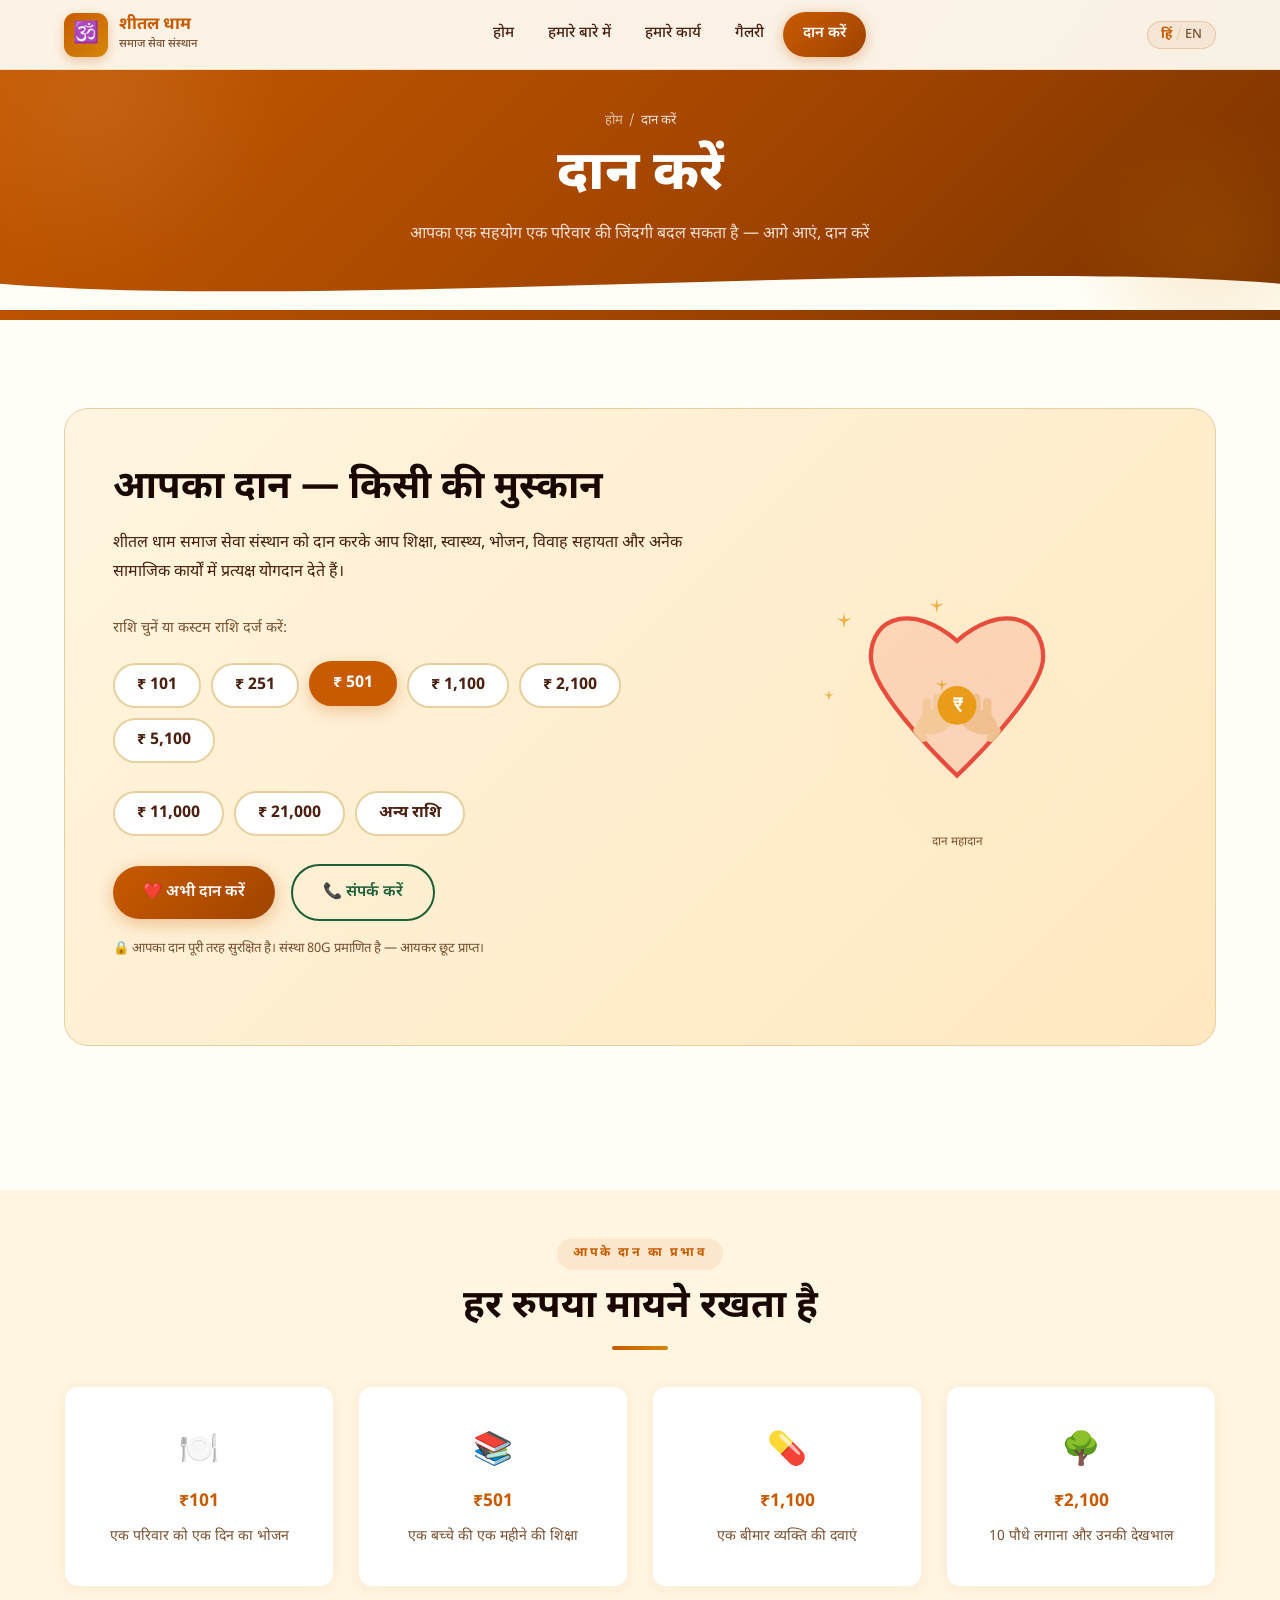
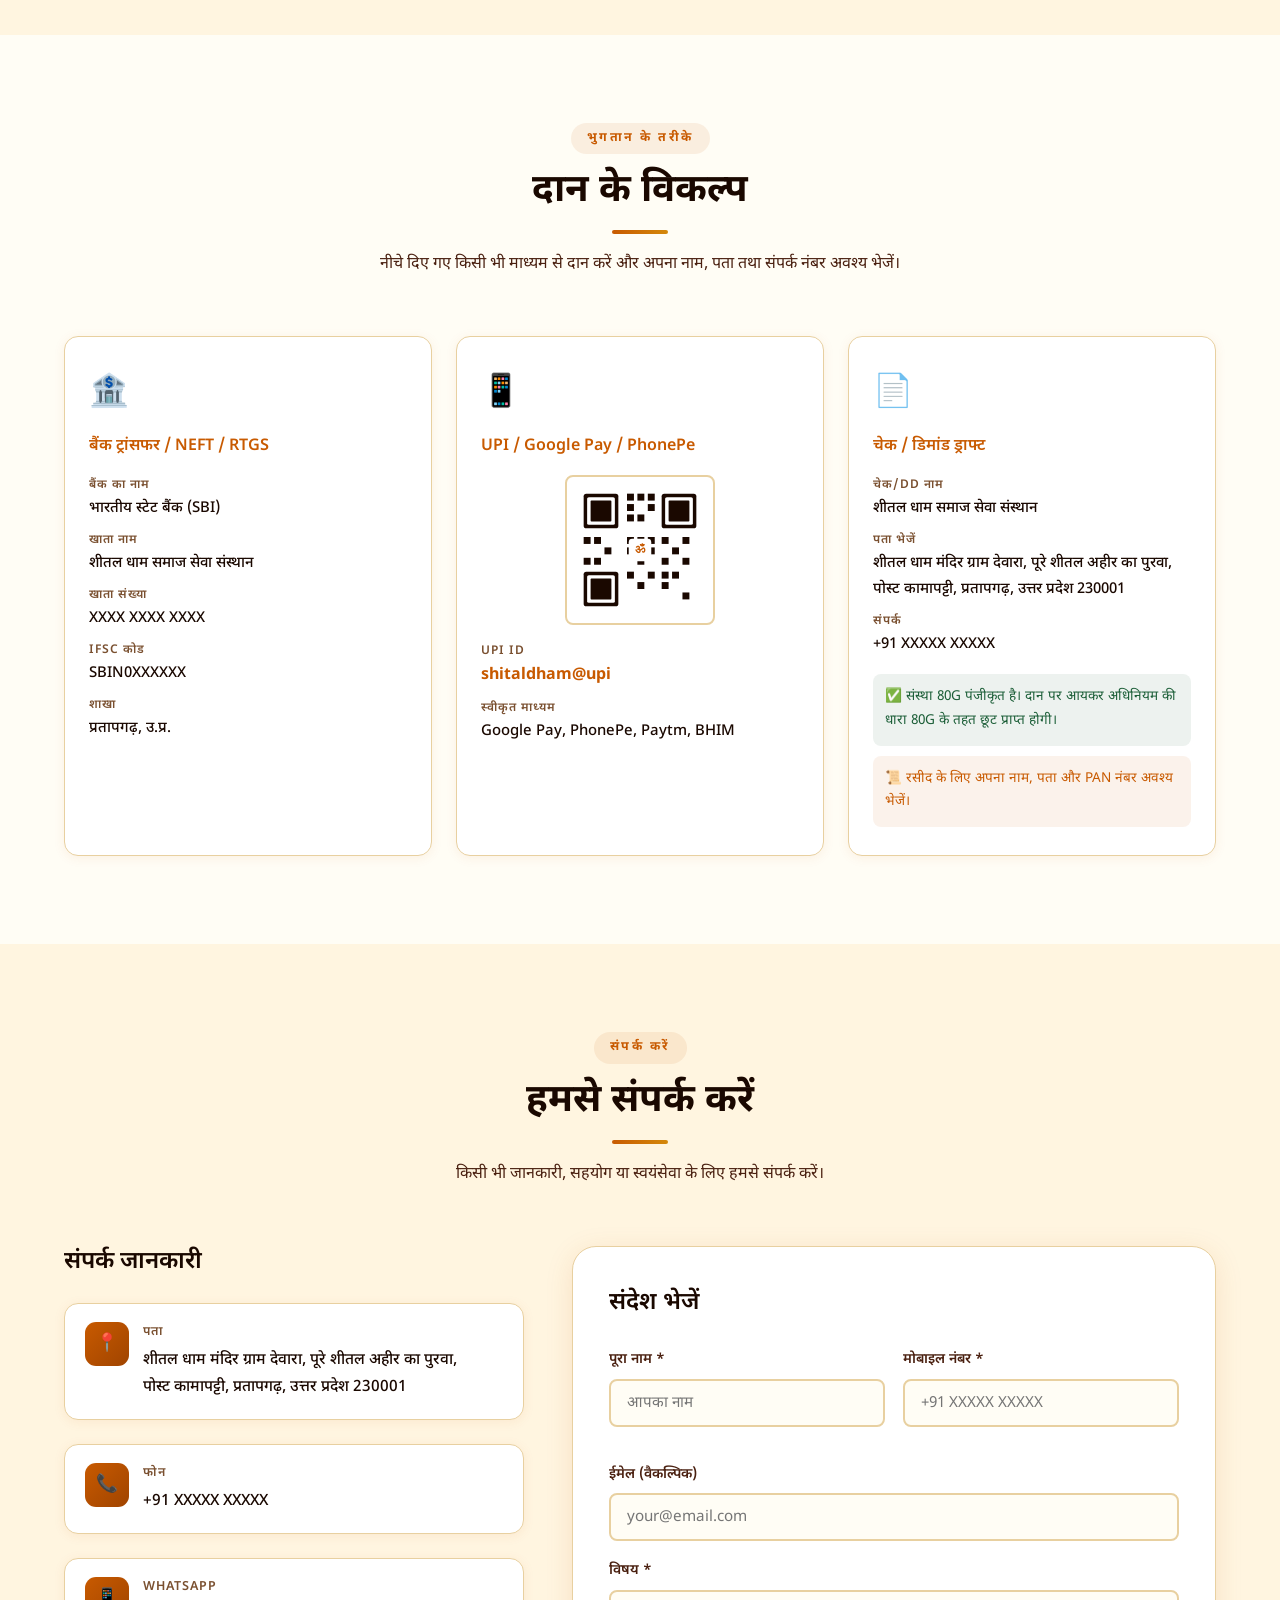
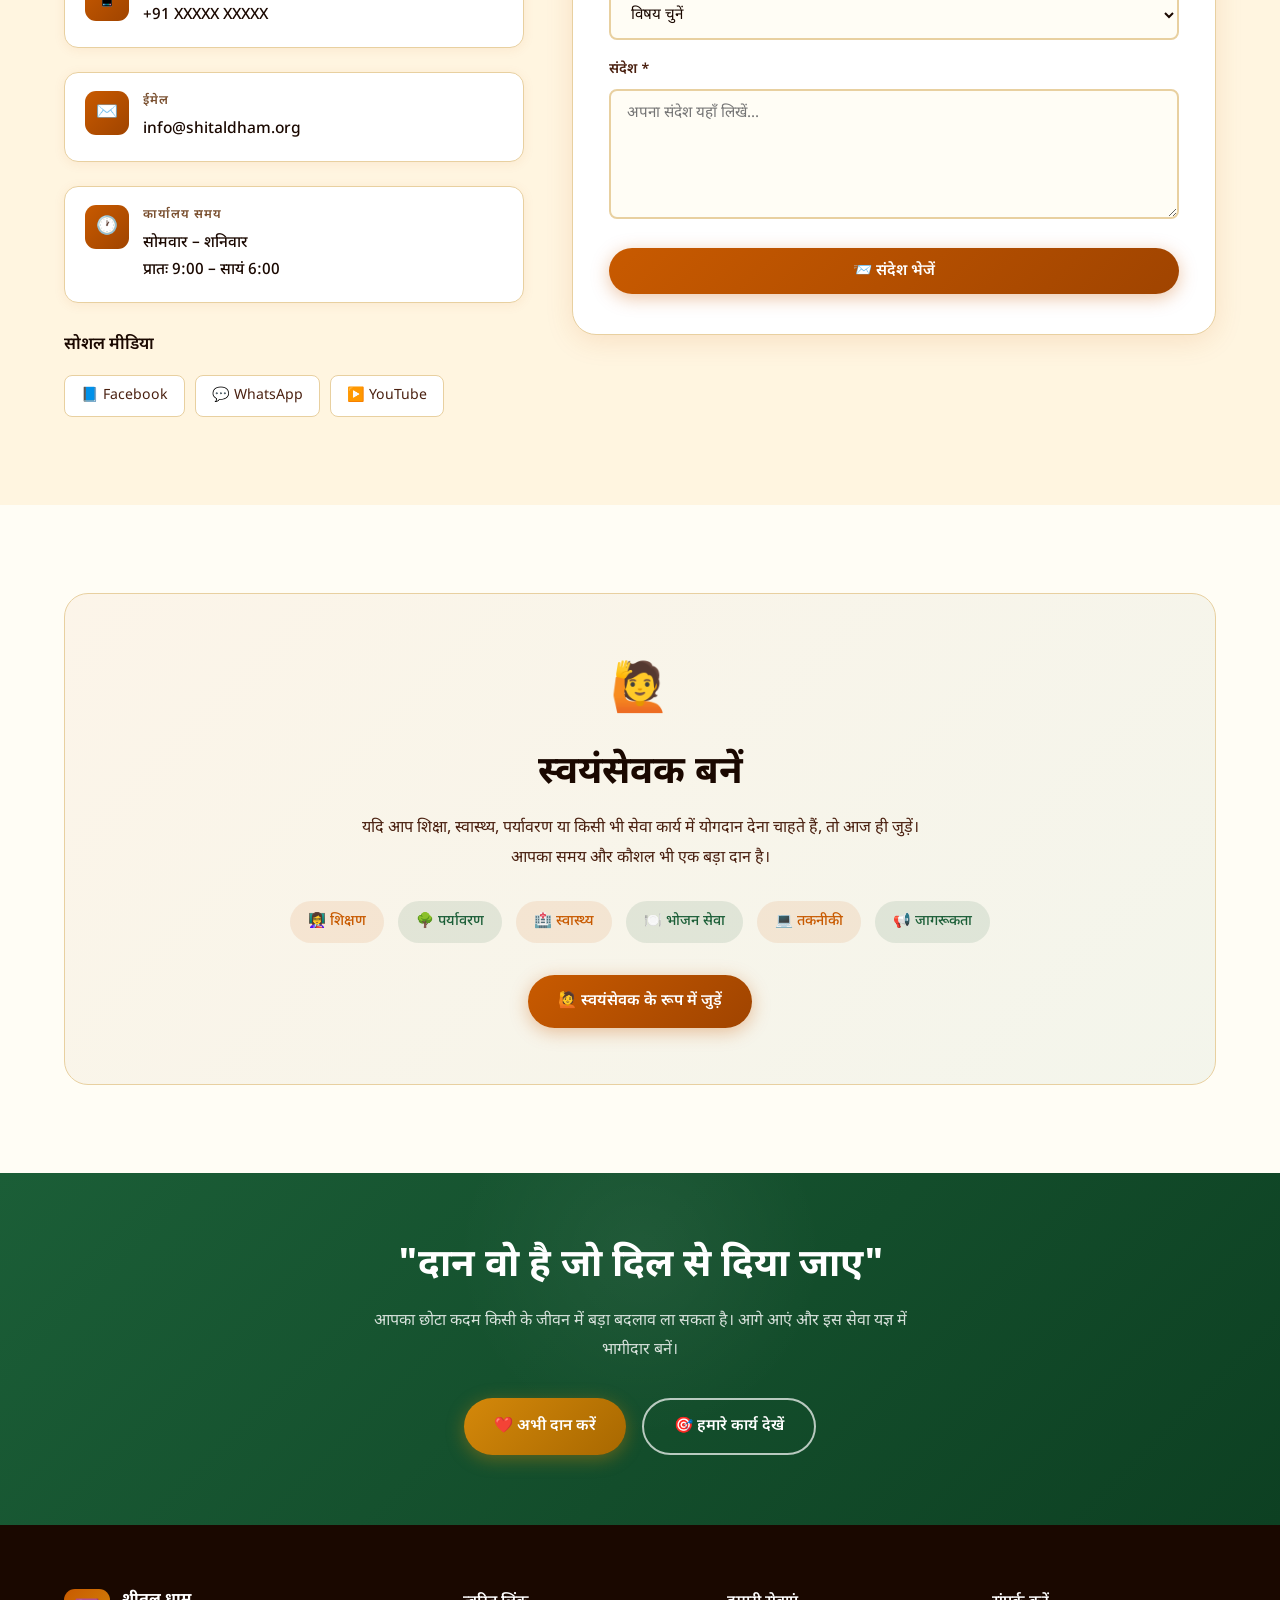
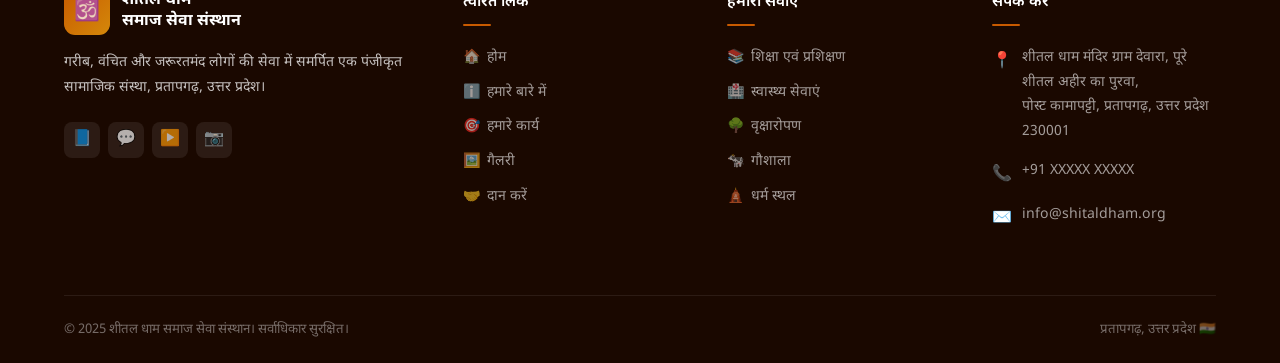
<file: donate.html>
<!DOCTYPE html>
<html lang="hi">
<head>
  <meta charset="UTF-8" />
  <meta name="viewport" content="width=device-width, initial-scale=1.0" />
  <title>दान करें | शीतल धाम समाज सेवा संस्थान</title>
  <meta name="description" content="शीतल धाम समाज सेवा संस्थान को दान करें और समाज सेवा के इस पुनीत कार्य में भागीदार बनें।" />
  <link rel="stylesheet" href="css/style.css" />
</head>
<body>

  <!-- ═══ NAVBAR ═══ -->
  <nav class="navbar" id="navbar">
    <div class="nav-inner">
      <a href="index.html" class="nav-brand">
        <div class="nav-logo-icon">🕉️</div>
        <div class="nav-brand-text">
          <span class="brand-main" data-i18n="nav.brand.main">शीतल धाम</span>
          <span class="brand-sub" data-i18n="nav.brand.sub">समाज सेवा संस्थान</span>
        </div>
      </a>
      <ul class="nav-links" id="navLinks">
        <li><a href="index.html" data-i18n="nav.home">होम</a></li>
        <li><a href="about.html" data-i18n="nav.about">हमारे बारे में</a></li>
        <li><a href="work.html" data-i18n="nav.work">हमारे कार्य</a></li>
        <li><a href="gallery.html" data-i18n="nav.gallery">गैलरी</a></li>
        <li><a href="donate.html" class="nav-donate" data-i18n="nav.donate">दान करें</a></li>
      </ul>
      <button class="lang-toggle" id="langToggle">
        <span class="lang-active">हिं</span><span class="lang-divider"> / </span><span class="lang-other">EN</span>
      </button>
      <button class="hamburger" id="hamburger" aria-label="Menu">
        <span></span><span></span><span></span>
      </button>
    </div>
  </nav>

  <!-- ═══ PAGE BANNER ═══ -->
  <header class="page-banner">
    <div class="breadcrumb">
      <a href="index.html" data-i18n="bc.home">होम</a> &nbsp;/&nbsp; <span data-i18n="bc.donate">दान करें</span>
    </div>
    <h1 data-i18n="don.banner.title">दान करें</h1>
    <p data-i18n="don.banner.desc">आपका एक सहयोग एक परिवार की जिंदगी बदल सकता है — आगे आएं, दान करें</p>
    <div class="wave">
      <svg viewBox="0 0 1440 60" xmlns="http://www.w3.org/2000/svg" preserveAspectRatio="none">
        <path d="M0,30 C360,60 1080,0 1440,30 L1440,60 L0,60 Z" fill="#FFFDF5"/>
      </svg>
    </div>
  </header>

  <!-- ═══ DONATE HERO ═══ -->
  <section class="section-pad">
    <div class="container">
      <div class="donate-hero animate-in">
        <div>
          <h2 data-i18n="don.hero.title">आपका दान — किसी की मुस्कान</h2>
          <p data-i18n="don.hero.desc">शीतल धाम समाज सेवा संस्थान को दान करके आप शिक्षा, स्वास्थ्य, भोजन, विवाह सहायता और अनेक सामाजिक कार्यों में प्रत्यक्ष योगदान देते हैं।</p>

          <p style="font-size:0.9rem;color:var(--text-soft);margin-bottom:20px;" data-i18n="don.hero.prompt">राशि चुनें या कस्टम राशि दर्ज करें:</p>
          <div class="donate-amounts">
            <button class="amount-chip" onclick="">₹ 101</button>
            <button class="amount-chip" onclick="">₹ 251</button>
            <button class="amount-chip selected" onclick="">₹ 501</button>
            <button class="amount-chip" onclick="">₹ 1,100</button>
            <button class="amount-chip" onclick="">₹ 2,100</button>
            <button class="amount-chip" onclick="">₹ 5,100</button>
          </div>
          <div class="donate-amounts" style="margin-top:0;">
            <button class="amount-chip" onclick="">₹ 11,000</button>
            <button class="amount-chip" onclick="">₹ 21,000</button>
            <button class="amount-chip" onclick="" data-i18n="don.chip.other">अन्य राशि</button>
          </div>
          <div style="margin-top:24px;">
            <a href="#payment-options" class="btn btn-primary" style="margin-right:12px;" data-i18n="don.btn1">❤️ अभी दान करें</a>
            <a href="#contact"         class="btn btn-secondary" data-i18n="don.btn2">📞 संपर्क करें</a>
          </div>
          <p style="margin-top:16px;font-size:0.82rem;color:var(--text-soft);" data-i18n="don.secure">
            🔒 आपका दान पूरी तरह सुरक्षित है। संस्था 80G प्रमाणित है — आयकर छूट प्राप्त।
          </p>
        </div>
        <div class="donate-visual">
          <svg viewBox="0 0 260 260" xmlns="http://www.w3.org/2000/svg" aria-hidden="true">
            <defs>
              <radialGradient id="dGlow" cx="50%" cy="50%" r="50%">
                <stop offset="0%"   stop-color="#FDEBD0"/>
                <stop offset="100%" stop-color="#FFE8C0" stop-opacity="0"/>
              </radialGradient>
            </defs>
            <circle cx="130" cy="130" r="120" fill="url(#dGlow)"/>
            <!-- Large heart -->
            <g transform="translate(130,115)">
              <path d="M0,60 C0,60 -80,-15 -80,-50 C-80,-88 -40,-100 0,-65 C40,-100 80,-88 80,-50 C80,-15 0,60 0,60 Z"
                fill="#E74C3C" opacity="0.15"/>
              <path d="M0,60 C0,60 -80,-15 -80,-50 C-80,-88 -40,-100 0,-65 C40,-100 80,-88 80,-50 C80,-15 0,60 0,60 Z"
                fill="none" stroke="#E74C3C" stroke-width="4"/>
              <!-- Hands inside heart -->
              <!-- Left hand -->
              <g fill="#F4C99A" transform="translate(-20,10)">
                <ellipse cx="0" cy="0" rx="18" ry="11" transform="rotate(-20)"/>
                <rect x="-12" y="-22" width="8" height="26" rx="4"/>
                <rect x="-2"  y="-26" width="8" height="30" rx="4"/>
                <rect x="8"   y="-24" width="8" height="28" rx="4"/>
                <rect x="-22" y="-8"  width="7" height="16" rx="4" transform="rotate(-40)"/>
              </g>
              <!-- Right hand -->
              <g fill="#F0C090" transform="translate(20,10) scale(-1,1)">
                <ellipse cx="0" cy="0" rx="18" ry="11" transform="rotate(-20)"/>
                <rect x="-12" y="-22" width="8" height="26" rx="4"/>
                <rect x="-2"  y="-26" width="8" height="30" rx="4"/>
                <rect x="8"   y="-24" width="8" height="28" rx="4"/>
                <rect x="-22" y="-8"  width="7" height="16" rx="4" transform="rotate(-40)"/>
              </g>
              <!-- Coin / rupee -->
              <circle cx="0" cy="-5" r="18" fill="#E8970A" opacity="0.9"/>
              <text x="0" y="1" text-anchor="middle" font-size="18" fill="white" font-weight="700" font-family="sans-serif">₹</text>
            </g>
            <!-- Sparkles -->
            <g fill="#E8970A" opacity="0.7">
              <polygon points="40,50   42,40   44,50   54,48   44,54   42,64   40,54   30,48"  transform="scale(0.6)"/>
              <polygon points="200,30  202,20  204,30  214,28  204,34  202,44  200,34  190,28" transform="scale(0.55)"/>
              <polygon points="230,180 232,170 234,180 244,178 234,184 232,194 230,184 220,178" transform="scale(0.5)"/>
              <polygon points="20,200  22,192  24,200  32,198  24,203  22,211  20,203  12,198"  transform="scale(0.5)"/>
            </g>
            <!-- Tagline -->
            <text x="130" y="240" text-anchor="middle" font-size="11" fill="#7A5030" font-family="'Noto Sans Devanagari',sans-serif">दान महादान</text>
          </svg>
        </div>
      </div>
    </div>
  </section>

  <!-- ═══ IMPACT COUNTERS ═══ -->
  <section style="background:var(--bg-alt);padding:48px 0;">
    <div class="container">
      <div class="section-header animate-in" style="margin-bottom:36px;">
        <span class="label" data-i18n="don.impact.label">आपके दान का प्रभाव</span>
        <h2 data-i18n="don.impact.title">हर रुपया मायने रखता है</h2>
        <div class="divider"></div>
      </div>
      <div style="display:grid;grid-template-columns:repeat(4,1fr);gap:24px;">
        <div class="highlight-card animate-in" style="text-align:center;">
          <div style="font-size:2rem;margin-bottom:8px;">🍽️</div>
          <strong style="font-size:1.1rem;color:var(--primary);">₹101</strong>
          <p style="font-size:0.88rem;margin-top:6px;color:var(--text-soft);" data-i18n="don.impact1">एक परिवार को एक दिन का भोजन</p>
        </div>
        <div class="highlight-card animate-in delay-1" style="text-align:center;">
          <div style="font-size:2rem;margin-bottom:8px;">📚</div>
          <strong style="font-size:1.1rem;color:var(--primary);">₹501</strong>
          <p style="font-size:0.88rem;margin-top:6px;color:var(--text-soft);" data-i18n="don.impact2">एक बच्चे की एक महीने की शिक्षा</p>
        </div>
        <div class="highlight-card animate-in delay-2" style="text-align:center;">
          <div style="font-size:2rem;margin-bottom:8px;">💊</div>
          <strong style="font-size:1.1rem;color:var(--primary);">₹1,100</strong>
          <p style="font-size:0.88rem;margin-top:6px;color:var(--text-soft);" data-i18n="don.impact3">एक बीमार व्यक्ति की दवाएं</p>
        </div>
        <div class="highlight-card animate-in delay-3" style="text-align:center;">
          <div style="font-size:2rem;margin-bottom:8px;">🌳</div>
          <strong style="font-size:1.1rem;color:var(--primary);">₹2,100</strong>
          <p style="font-size:0.88rem;margin-top:6px;color:var(--text-soft);" data-i18n="don.impact4">10 पौधे लगाना और उनकी देखभाल</p>
        </div>
      </div>
    </div>
  </section>

  <!-- ═══ PAYMENT OPTIONS ═══ -->
  <section id="payment-options" class="section-pad">
    <div class="container">
      <div class="section-header animate-in">
        <span class="label" data-i18n="pay.label">भुगतान के तरीके</span>
        <h2 data-i18n="pay.title">दान के विकल्प</h2>
        <div class="divider"></div>
        <p data-i18n="pay.desc">नीचे दिए गए किसी भी माध्यम से दान करें और अपना नाम, पता तथा संपर्क नंबर अवश्य भेजें।</p>
      </div>

      <div class="bank-grid">

        <!-- Bank Transfer -->
        <div class="bank-card animate-in">
          <div class="bank-icon">🏦</div>
          <h4 data-i18n="pay.bank.title">बैंक ट्रांसफर / NEFT / RTGS</h4>
          <div class="bank-detail">
            <div class="d-label">बैंक का नाम</div>
            <div class="d-value">भारतीय स्टेट बैंक (SBI)</div>
          </div>
          <div class="bank-detail">
            <div class="d-label">खाता नाम</div>
            <div class="d-value">शीतल धाम समाज सेवा संस्थान</div>
          </div>
          <div class="bank-detail">
            <div class="d-label">खाता संख्या</div>
            <div class="d-value">XXXX XXXX XXXX</div>
          </div>
          <div class="bank-detail">
            <div class="d-label">IFSC कोड</div>
            <div class="d-value">SBIN0XXXXXX</div>
          </div>
          <div class="bank-detail">
            <div class="d-label">शाखा</div>
            <div class="d-value">प्रतापगढ़, उ.प्र.</div>
          </div>
        </div>

        <!-- UPI -->
        <div class="bank-card animate-in delay-1">
          <div class="bank-icon">📱</div>
          <h4 data-i18n="pay.upi.title">UPI / Google Pay / PhonePe</h4>
          <!-- QR Code placeholder SVG -->
          <div style="margin-bottom:16px;">
            <svg viewBox="0 0 150 150" xmlns="http://www.w3.org/2000/svg" style="width:150px;height:150px;border:2px solid var(--border);border-radius:8px;padding:8px;display:block;margin:0 auto;">
              <!-- QR-like pattern -->
              <rect width="150" height="150" fill="white"/>
              <!-- Corner squares -->
              <rect x="10" y="10" width="40" height="40" rx="3" fill="#1A0800"/>
              <rect x="14" y="14" width="32" height="32" rx="2" fill="white"/>
              <rect x="18" y="18" width="24" height="24" rx="1" fill="#1A0800"/>
              <rect x="100" y="10" width="40" height="40" rx="3" fill="#1A0800"/>
              <rect x="104" y="14" width="32" height="32" rx="2" fill="white"/>
              <rect x="108" y="18" width="24" height="24" rx="1" fill="#1A0800"/>
              <rect x="10" y="100" width="40" height="40" rx="3" fill="#1A0800"/>
              <rect x="14" y="104" width="32" height="32" rx="2" fill="white"/>
              <rect x="18" y="108" width="24" height="24" rx="1" fill="#1A0800"/>
              <!-- Data pattern (simplified dots) -->
              <g fill="#1A0800">
                <rect x="60" y="10" width="8" height="8"/>
                <rect x="72" y="10" width="8" height="8"/>
                <rect x="84" y="10" width="8" height="8"/>
                <rect x="60" y="22" width="8" height="8"/>
                <rect x="84" y="22" width="8" height="8"/>
                <rect x="60" y="34" width="8" height="8"/>
                <rect x="72" y="34" width="8" height="8"/>
                <rect x="60" y="60" width="8" height="8"/>
                <rect x="72" y="60" width="8" height="8"/>
                <rect x="84" y="60" width="8" height="8"/>
                <rect x="60" y="72" width="8" height="8"/>
                <rect x="84" y="72" width="8" height="8"/>
                <rect x="72" y="84" width="8" height="8"/>
                <rect x="10" y="60" width="8" height="8"/>
                <rect x="22" y="60" width="8" height="8"/>
                <rect x="34" y="72" width="8" height="8"/>
                <rect x="10" y="84" width="8" height="8"/>
                <rect x="22" y="84" width="8" height="8"/>
                <rect x="100" y="60" width="8" height="8"/>
                <rect x="112" y="72" width="8" height="8"/>
                <rect x="124" y="60" width="8" height="8"/>
                <rect x="100" y="84" width="8" height="8"/>
                <rect x="124" y="84" width="8" height="8"/>
                <rect x="60" y="100" width="8" height="8"/>
                <rect x="72" y="112" width="8" height="8"/>
                <rect x="84" y="100" width="8" height="8"/>
                <rect x="100" y="100" width="8" height="8"/>
                <rect x="112" y="100" width="8" height="8"/>
                <rect x="100" y="112" width="8" height="8"/>
                <rect x="124" y="124" width="8" height="8"/>
              </g>
              <!-- Center logo -->
              <rect x="62" y="62" width="26" height="26" rx="4" fill="white"/>
              <text x="75" y="79" text-anchor="middle" font-size="14" fill="#C85A00" font-family="serif" font-weight="700">ॐ</text>
            </svg>
          </div>
          <div class="bank-detail">
            <div class="d-label">UPI ID</div>
            <div class="d-value" style="font-size:1rem;font-weight:700;color:var(--primary);">shitaldham@upi</div>
          </div>
          <div class="bank-detail">
            <div class="d-label">स्वीकृत माध्यम</div>
            <div class="d-value">Google Pay, PhonePe, Paytm, BHIM</div>
          </div>
        </div>

        <!-- Cheque/DD -->
        <div class="bank-card animate-in delay-2">
          <div class="bank-icon">📄</div>
          <h4 data-i18n="pay.cheque.title">चेक / डिमांड ड्राफ्ट</h4>
          <div class="bank-detail">
            <div class="d-label">चेक/DD नाम</div>
            <div class="d-value">शीतल धाम समाज सेवा संस्थान</div>
          </div>
          <div class="bank-detail">
            <div class="d-label">पता भेजें</div>
            <div class="d-value">शीतल धाम मंदिर ग्राम देवारा, पूरे शीतल अहीर का पुरवा, पोस्ट कामापट्टी, प्रतापगढ़, उत्तर प्रदेश 230001</div>
          </div>
          <div class="bank-detail">
            <div class="d-label">संपर्क</div>
            <div class="d-value">+91 XXXXX XXXXX</div>
          </div>
          <div style="margin-top:16px;padding:12px;background:rgba(27,94,55,0.08);border-radius:8px;font-size:0.85rem;color:var(--secondary);" data-i18n="pay.cheque.80g">
            ✅ संस्था <strong>80G पंजीकृत</strong> है। दान पर आयकर अधिनियम की धारा 80G के तहत छूट प्राप्त होगी।
          </div>
          <div style="margin-top:10px;padding:12px;background:rgba(200,90,0,0.08);border-radius:8px;font-size:0.85rem;color:var(--primary);" data-i18n="pay.cheque.receipt">
            📜 रसीद के लिए अपना नाम, पता और PAN नंबर अवश्य भेजें।
          </div>
        </div>

      </div>
    </div>
  </section>

  <!-- ═══ CONTACT SECTION ═══ -->
  <section id="contact" class="section-pad bg-alt">
    <div class="container">
      <div class="section-header animate-in">
        <span class="label" data-i18n="contact.label">संपर्क करें</span>
        <h2 data-i18n="contact.title">हमसे संपर्क करें</h2>
        <div class="divider"></div>
        <p data-i18n="contact.desc">किसी भी जानकारी, सहयोग या स्वयंसेवा के लिए हमसे संपर्क करें।</p>
      </div>

      <div class="contact-grid">

        <!-- Contact Info -->
        <div class="contact-info animate-in">
          <h3 data-i18n="contact.info.title">संपर्क जानकारी</h3>

          <div class="contact-item">
            <div class="c-icon">📍</div>
            <div>
              <div class="c-label" data-i18n="contact.addr.label">पता</div>
              <div class="c-value">शीतल धाम मंदिर ग्राम देवारा, पूरे शीतल अहीर का पुरवा,<br/>पोस्ट कामापट्टी, प्रतापगढ़, उत्तर प्रदेश 230001</div>
            </div>
          </div>

          <div class="contact-item">
            <div class="c-icon">📞</div>
            <div>
              <div class="c-label" data-i18n="contact.phone.label">फोन</div>
              <div class="c-value">+91 XXXXX XXXXX</div>
            </div>
          </div>

          <div class="contact-item">
            <div class="c-icon">📱</div>
            <div>
              <div class="c-label" data-i18n="contact.wp.label">WhatsApp</div>
              <div class="c-value">+91 XXXXX XXXXX</div>
            </div>
          </div>

          <div class="contact-item">
            <div class="c-icon">✉️</div>
            <div>
              <div class="c-label" data-i18n="contact.email.label">ईमेल</div>
              <div class="c-value">info@shitaldham.org</div>
            </div>
          </div>

          <div class="contact-item">
            <div class="c-icon">🕐</div>
            <div>
              <div class="c-label" data-i18n="contact.hours.label">कार्यालय समय</div>
              <div class="c-value" data-i18n-html="contact.hours.value">सोमवार – शनिवार<br/>प्रातः 9:00 – सायं 6:00</div>
            </div>
          </div>

          <!-- Social Links -->
          <div style="margin-top:28px;">
            <h4 style="margin-bottom:14px;color:var(--text);" data-i18n="contact.social.title">सोशल मीडिया</h4>
            <div style="display:flex;gap:10px;flex-wrap:wrap;">
              <a href="#" style="display:inline-flex;align-items:center;gap:6px;padding:8px 16px;background:var(--white);border:1px solid var(--border);border-radius:8px;color:var(--text-mid);font-size:0.88rem;transition:var(--transition);" onmouseover="this.style.borderColor='var(--primary)'" onmouseout="this.style.borderColor='var(--border)'">📘 Facebook</a>
              <a href="#" style="display:inline-flex;align-items:center;gap:6px;padding:8px 16px;background:var(--white);border:1px solid var(--border);border-radius:8px;color:var(--text-mid);font-size:0.88rem;transition:var(--transition);" onmouseover="this.style.borderColor='var(--primary)'" onmouseout="this.style.borderColor='var(--border)'">💬 WhatsApp</a>
              <a href="#" style="display:inline-flex;align-items:center;gap:6px;padding:8px 16px;background:var(--white);border:1px solid var(--border);border-radius:8px;color:var(--text-mid);font-size:0.88rem;transition:var(--transition);" onmouseover="this.style.borderColor='var(--primary)'" onmouseout="this.style.borderColor='var(--border)'">▶️ YouTube</a>
            </div>
          </div>
        </div>

        <!-- Contact Form -->
        <div class="contact-form-wrap animate-in delay-2">
          <h3 data-i18n="contact.form.title">संदेश भेजें</h3>
          <form id="contactForm" novalidate>
            <div class="form-row">
              <div class="form-group">
                <label for="name" data-i18n="contact.form.name.lbl">पूरा नाम *</label>
                <input type="text" id="name" name="name" data-i18n-placeholder="contact.form.name.ph" placeholder="आपका नाम" required />
              </div>
              <div class="form-group">
                <label for="phone" data-i18n="contact.form.phone.lbl">मोबाइल नंबर *</label>
                <input type="tel" id="phone" name="phone" data-i18n-placeholder="contact.form.phone.ph" placeholder="+91 XXXXX XXXXX" required />
              </div>
            </div>
            <div class="form-group">
              <label for="email" data-i18n="contact.form.email.lbl">ईमेल (वैकल्पिक)</label>
              <input type="email" id="email" name="email" data-i18n-placeholder="contact.form.email.ph" placeholder="your@email.com" />
            </div>
            <div class="form-group">
              <label for="subject" data-i18n="contact.form.subj.lbl">विषय *</label>
              <select id="subject" name="subject" required>
                <option value="" disabled selected data-i18n="contact.form.subj.def">विषय चुनें</option>
                <option value="donation" data-i18n="contact.form.opt1">दान / सहयोग</option>
                <option value="volunteer" data-i18n="contact.form.opt2">स्वयंसेवक बनना चाहते हैं</option>
                <option value="event" data-i18n="contact.form.opt3">कार्यक्रम की जानकारी</option>
                <option value="help" data-i18n="contact.form.opt4">सहायता चाहिए</option>
                <option value="other" data-i18n="contact.form.opt5">अन्य</option>
              </select>
            </div>
            <div class="form-group">
              <label for="message" data-i18n="contact.form.msg.lbl">संदेश *</label>
              <textarea id="message" name="message" data-i18n-placeholder="contact.form.msg.ph" placeholder="अपना संदेश यहाँ लिखें..." required></textarea>
            </div>
            <button type="submit" class="btn btn-primary" style="width:100%;justify-content:center;" data-i18n="contact.form.submit">
              📨 संदेश भेजें
            </button>
            <div id="formSuccess" class="form-success" data-i18n="contact.form.success">
              ✅ आपका संदेश सफलतापूर्वक भेज दिया गया। हम जल्द ही आपसे संपर्क करेंगे।
            </div>
          </form>
        </div>

      </div>
    </div>
  </section>

  <!-- ═══ VOLUNTEER SECTION ═══ -->
  <section class="section-pad">
    <div class="container">
      <div style="background:linear-gradient(135deg,rgba(200,90,0,0.05),rgba(27,94,55,0.05));border:1px solid var(--border);border-radius:var(--radius-lg);padding:56px 48px;text-align:center;" class="animate-in">
        <div style="font-size:3rem;margin-bottom:16px;">🙋</div>
        <h2 style="margin-bottom:14px;" data-i18n="vol.title">स्वयंसेवक बनें</h2>
        <p style="color:var(--text-mid);max-width:560px;margin:0 auto 28px;" data-i18n="vol.desc">
          यदि आप शिक्षा, स्वास्थ्य, पर्यावरण या किसी भी सेवा कार्य में योगदान देना चाहते हैं, तो आज ही जुड़ें। आपका समय और कौशल भी एक बड़ा दान है।
        </p>
        <div style="display:flex;flex-wrap:wrap;gap:14px;justify-content:center;margin-bottom:32px;">
          <span style="display:inline-flex;align-items:center;gap:6px;background:rgba(200,90,0,0.1);color:var(--primary);padding:8px 18px;border-radius:50px;font-size:0.9rem;font-weight:500;">👩‍🏫 शिक्षण</span>
          <span style="display:inline-flex;align-items:center;gap:6px;background:rgba(27,94,55,0.1);color:var(--secondary);padding:8px 18px;border-radius:50px;font-size:0.9rem;font-weight:500;">🌳 पर्यावरण</span>
          <span style="display:inline-flex;align-items:center;gap:6px;background:rgba(200,90,0,0.1);color:var(--primary);padding:8px 18px;border-radius:50px;font-size:0.9rem;font-weight:500;">🏥 स्वास्थ्य</span>
          <span style="display:inline-flex;align-items:center;gap:6px;background:rgba(27,94,55,0.1);color:var(--secondary);padding:8px 18px;border-radius:50px;font-size:0.9rem;font-weight:500;">🍽️ भोजन सेवा</span>
          <span style="display:inline-flex;align-items:center;gap:6px;background:rgba(200,90,0,0.1);color:var(--primary);padding:8px 18px;border-radius:50px;font-size:0.9rem;font-weight:500;">💻 तकनीकी</span>
          <span style="display:inline-flex;align-items:center;gap:6px;background:rgba(27,94,55,0.1);color:var(--secondary);padding:8px 18px;border-radius:50px;font-size:0.9rem;font-weight:500;">📢 जागरूकता</span>
        </div>
        <a href="#contact" class="btn btn-primary" data-i18n="vol.btn">🙋 स्वयंसेवक के रूप में जुड़ें</a>
      </div>
    </div>
  </section>

  <!-- ═══ CTA ═══ -->
  <section class="cta-banner">
    <div class="container">
      <h2 data-i18n="don.cta.quote">"दान वो है जो दिल से दिया जाए"</h2>
      <p data-i18n="don.cta.desc">आपका छोटा कदम किसी के जीवन में बड़ा बदलाव ला सकता है। आगे आएं और इस सेवा यज्ञ में भागीदार बनें।</p>
      <div class="cta-btns">
        <a href="#payment-options" class="btn btn-gold" data-i18n="don.cta.btn1">❤️ अभी दान करें</a>
        <a href="work.html"        class="btn btn-outline-white" data-i18n="don.cta.btn2">🎯 हमारे कार्य देखें</a>
      </div>
    </div>
  </section>

  <!-- ═══ FOOTER ═══ -->
  <footer class="footer">
    <div class="container">
      <div class="footer-grid">
        <div class="footer-brand">
          <div class="footer-brand-logo">
            <div class="footer-logo-icon">🕉️</div>
            <div class="footer-brand-name" data-i18n-html="footer.brand.name">शीतल धाम<br/>समाज सेवा संस्थान</div>
          </div>
          <p data-i18n="footer.tagline">गरीब, वंचित और जरूरतमंद लोगों की सेवा में समर्पित एक पंजीकृत सामाजिक संस्था, प्रतापगढ़, उत्तर प्रदेश।</p>
          <div class="footer-social">
            <a href="#" aria-label="Facebook">📘</a>
            <a href="#" aria-label="WhatsApp">💬</a>
            <a href="#" aria-label="YouTube">▶️</a>
            <a href="#" aria-label="Instagram">📷</a>
          </div>
        </div>
        <div class="footer-col">
          <h4 data-i18n="footer.quicklinks">त्वरित लिंक</h4>
          <ul>
            <li><a href="index.html">🏠 <span data-i18n="footer.link.home">होम</span></a></li>
            <li><a href="about.html">ℹ️ <span data-i18n="footer.link.about">हमारे बारे में</span></a></li>
            <li><a href="work.html">🎯 <span data-i18n="footer.link.work">हमारे कार्य</span></a></li>
            <li><a href="gallery.html">🖼️ <span data-i18n="footer.link.gallery">गैलरी</span></a></li>
            <li><a href="donate.html">🤝 <span data-i18n="footer.link.donate">दान करें</span></a></li>
          </ul>
        </div>
        <div class="footer-col">
          <h4 data-i18n="footer.services">हमारी सेवाएं</h4>
          <ul>
            <li><a href="work.html">📚 <span data-i18n="footer.svc1">शिक्षा एवं प्रशिक्षण</span></a></li>
            <li><a href="work.html">🏥 <span data-i18n="footer.svc2">स्वास्थ्य सेवाएं</span></a></li>
            <li><a href="work.html">🌳 <span data-i18n="footer.svc3">वृक्षारोपण</span></a></li>
            <li><a href="work.html">🐄 <span data-i18n="footer.svc4">गौशाला</span></a></li>
            <li><a href="work.html">🛕 <span data-i18n="footer.svc5">धर्म स्थल</span></a></li>
          </ul>
        </div>
        <div class="footer-col">
          <h4 data-i18n="footer.contact.hd">संपर्क करें</h4>
          <div class="footer-contact-item">
            <span class="fi">📍</span>
            <span data-i18n-html="footer.addr">शीतल धाम मंदिर ग्राम देवारा, पूरे शीतल अहीर का पुरवा,<br/>पोस्ट कामापट्टी, प्रतापगढ़, उत्तर प्रदेश 230001</span>
          </div>
          <div class="footer-contact-item">
            <span class="fi">📞</span>
            <span>+91 XXXXX XXXXX</span>
          </div>
          <div class="footer-contact-item">
            <span class="fi">✉️</span>
            <span>info@shitaldham.org</span>
          </div>
        </div>
      </div>
    </div>
    <div class="container">
      <div class="footer-bottom">
        <span data-i18n="footer.copy">© 2025 शीतल धाम समाज सेवा संस्थान। सर्वाधिकार सुरक्षित।</span>
        <span>प्रतापगढ़, उत्तर प्रदेश 🇮🇳</span>
      </div>
    </div>
  </footer>

  <script src="js/i18n.js"></script>
  <script src="js/main.js"></script>
</body>
</html>
</file>
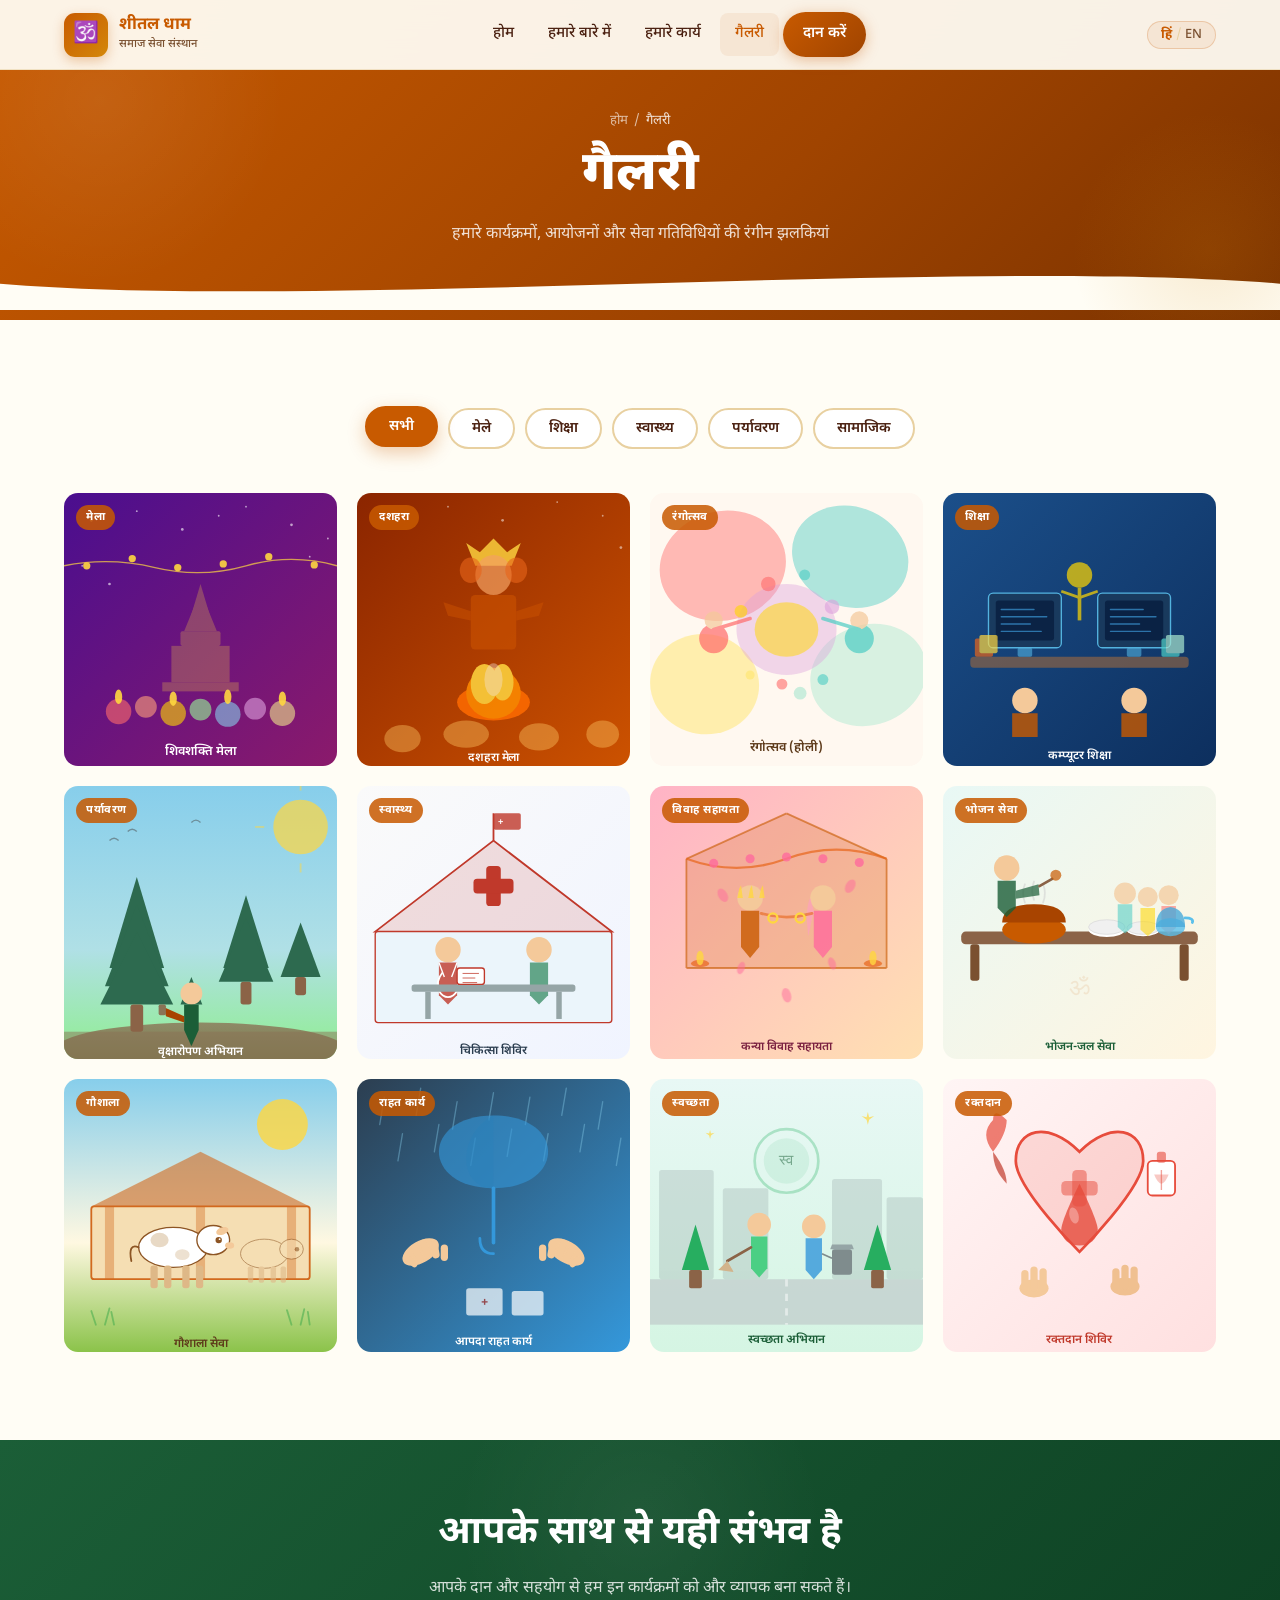
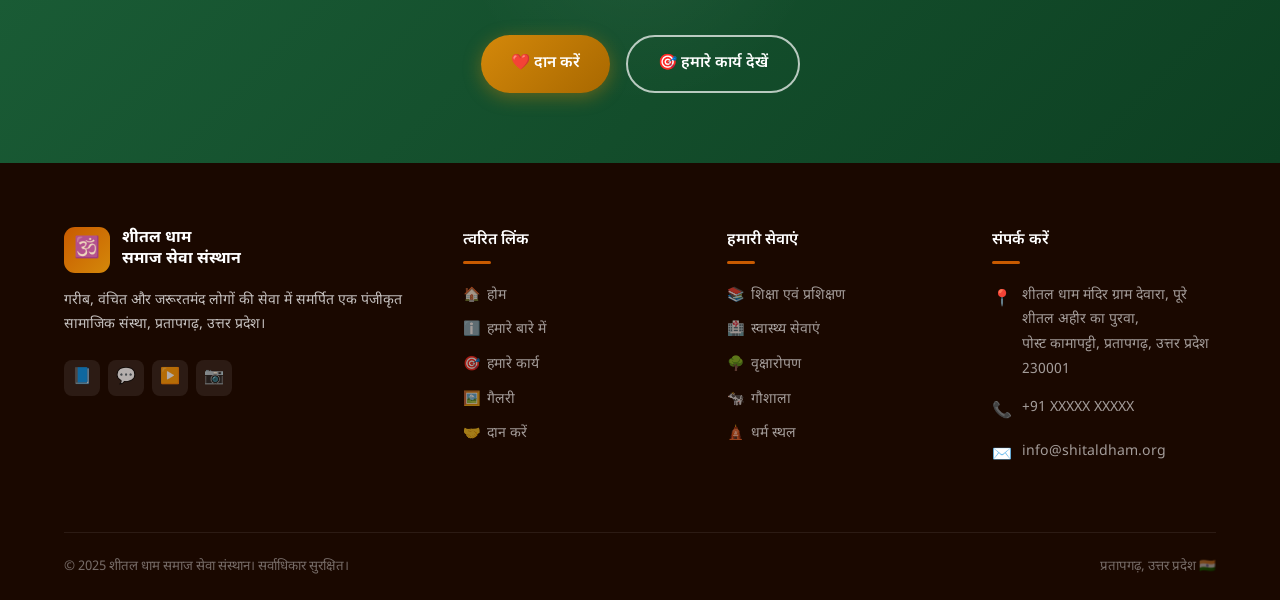
<file: gallery.html>
<!DOCTYPE html>
<html lang="hi">
<head>
  <meta charset="UTF-8" />
  <meta name="viewport" content="width=device-width, initial-scale=1.0" />
  <title>गैलरी | शीतल धाम समाज सेवा संस्थान</title>
  <meta name="description" content="शीतल धाम के कार्यक्रमों, मेलों, वृक्षारोपण, चिकित्सा शिविर और अन्य गतिविधियों की झलकियां।" />
  <link rel="stylesheet" href="css/style.css" />
</head>
<body>

  <!-- ═══ NAVBAR ═══ -->
  <nav class="navbar" id="navbar">
    <div class="nav-inner">
      <a href="index.html" class="nav-brand">
        <div class="nav-logo-icon">🕉️</div>
        <div class="nav-brand-text">
          <span class="brand-main" data-i18n="nav.brand.main">शीतल धाम</span>
          <span class="brand-sub" data-i18n="nav.brand.sub">समाज सेवा संस्थान</span>
        </div>
      </a>
      <ul class="nav-links" id="navLinks">
        <li><a href="index.html" data-i18n="nav.home">होम</a></li>
        <li><a href="about.html" data-i18n="nav.about">हमारे बारे में</a></li>
        <li><a href="work.html" data-i18n="nav.work">हमारे कार्य</a></li>
        <li><a href="gallery.html" data-i18n="nav.gallery">गैलरी</a></li>
        <li><a href="donate.html" class="nav-donate" data-i18n="nav.donate">दान करें</a></li>
      </ul>
      <button class="lang-toggle" id="langToggle">
        <span class="lang-active">हिं</span><span class="lang-divider"> / </span><span class="lang-other">EN</span>
      </button>
      <button class="hamburger" id="hamburger" aria-label="Menu">
        <span></span><span></span><span></span>
      </button>
    </div>
  </nav>

  <!-- ═══ PAGE BANNER ═══ -->
  <header class="page-banner">
    <div class="breadcrumb">
      <a href="index.html" data-i18n="bc.home">होम</a> &nbsp;/&nbsp; <span data-i18n="bc.gallery">गैलरी</span>
    </div>
    <h1 data-i18n="gal.banner.title">गैलरी</h1>
    <p data-i18n="gal.banner.desc">हमारे कार्यक्रमों, आयोजनों और सेवा गतिविधियों की रंगीन झलकियां</p>
    <div class="wave">
      <svg viewBox="0 0 1440 60" xmlns="http://www.w3.org/2000/svg" preserveAspectRatio="none">
        <path d="M0,30 C360,60 1080,0 1440,30 L1440,60 L0,60 Z" fill="#FFFDF5"/>
      </svg>
    </div>
  </header>

  <!-- ═══ GALLERY ═══ -->
  <section class="section-pad">
    <div class="container">

      <!-- Filter Buttons -->
      <div class="gallery-filters animate-in">
        <button class="filter-btn active" data-filter="all" data-i18n="gal.filter.all">सभी</button>
        <button class="filter-btn" data-filter="mela" data-i18n="gal.filter.mela">मेले</button>
        <button class="filter-btn" data-filter="education" data-i18n="gal.filter.edu">शिक्षा</button>
        <button class="filter-btn" data-filter="health" data-i18n="gal.filter.health">स्वास्थ्य</button>
        <button class="filter-btn" data-filter="nature" data-i18n="gal.filter.nature">पर्यावरण</button>
        <button class="filter-btn" data-filter="social" data-i18n="gal.filter.social">सामाजिक</button>
      </div>

      <!-- Gallery Grid -->
      <div class="gallery-grid">

        <!-- 1: Shivshakti Mela -->
        <div class="gallery-item animate-in" data-category="mela">
          <span class="g-label">मेला</span>
          <svg viewBox="0 0 300 300" xmlns="http://www.w3.org/2000/svg" aria-label="शिवशक्ति मेला">
            <defs>
              <linearGradient id="g1" x1="0%" y1="0%" x2="100%" y2="100%">
                <stop offset="0%"   stop-color="#4A0E8F"/>
                <stop offset="100%" stop-color="#8B1A6B"/>
              </linearGradient>
            </defs>
            <rect width="300" height="300" fill="url(#g1)"/>
            <!-- Stars -->
            <g fill="white" opacity="0.6">
              <circle cx="30"  cy="30"  r="1.5"/><circle cx="80"  cy="20"  r="1"/>
              <circle cx="130" cy="40"  r="1.5"/><circle cx="200" cy="15"  r="1"/>
              <circle cx="250" cy="35"  r="1.5"/><circle cx="270" cy="70"  r="1"/>
              <circle cx="20"  cy="80"  r="1"/><circle cx="50"  cy="100" r="1.5"/>
              <circle cx="290" cy="50"  r="1"/><circle cx="170" cy="25"  r="1"/>
            </g>
            <!-- String lights -->
            <path d="M0,80 Q50,70 100,82 Q150,94 200,80 Q250,66 300,80" stroke="#FFD740" stroke-width="1.5" fill="none" opacity="0.7"/>
            <g fill="#FFD740" opacity="0.9">
              <circle cx="25"  cy="80" r="4"/><circle cx="75"  cy="72" r="4"/>
              <circle cx="125" cy="82" r="4"/><circle cx="175" cy="78" r="4"/>
              <circle cx="225" cy="70" r="4"/><circle cx="275" cy="79" r="4"/>
            </g>
            <!-- Temple silhouette -->
            <g fill="#FFD740" opacity="0.25">
              <polygon points="150,100 138,140 162,140"/>
              <polygon points="150,108 132,152 168,152"/>
              <rect x="128" y="152" width="44" height="16" rx="2"/>
              <rect x="118" y="168" width="64" height="40"/>
              <rect x="108" y="208" width="84" height="10"/>
            </g>
            <!-- Festival crowds (circles) -->
            <g opacity="0.6">
              <circle cx="60"  cy="240" r="14" fill="#FF6B6B"/>
              <circle cx="90"  cy="235" r="12" fill="#FFA07A"/>
              <circle cx="120" cy="242" r="14" fill="#FFD700"/>
              <circle cx="150" cy="238" r="12" fill="#98FB98"/>
              <circle cx="180" cy="243" r="14" fill="#87CEEB"/>
              <circle cx="210" cy="237" r="12" fill="#DDA0DD"/>
              <circle cx="240" cy="242" r="14" fill="#F0E68C"/>
            </g>
            <!-- Diya flames -->
            <g fill="#FFD740">
              <ellipse cx="60"  cy="224" rx="4" ry="8" opacity="0.9"/>
              <ellipse cx="120" cy="226" rx="4" ry="8" opacity="0.9"/>
              <ellipse cx="180" cy="224" rx="4" ry="8" opacity="0.9"/>
              <ellipse cx="240" cy="226" rx="4" ry="8" opacity="0.9"/>
            </g>
            <!-- Label -->
            <text x="150" y="288" text-anchor="middle" font-size="14" fill="white" font-family="'Noto Sans Devanagari',sans-serif" font-weight="600">शिवशक्ति मेला</text>
          </svg>
          <div class="gallery-overlay">
            <p class="g-title">शिवशक्ति मेला — दीपों की जगमगाहट में आस्था का उत्सव</p>
          </div>
        </div>

        <!-- 2: Dussehra Mela -->
        <div class="gallery-item animate-in delay-1" data-category="mela">
          <span class="g-label">दशहरा</span>
          <svg viewBox="0 0 300 300" xmlns="http://www.w3.org/2000/svg" aria-label="दशहरा मेला">
            <defs>
              <linearGradient id="g2" x1="0%" y1="0%" x2="100%" y2="100%">
                <stop offset="0%"   stop-color="#8B2500"/>
                <stop offset="100%" stop-color="#CC5200"/>
              </linearGradient>
            </defs>
            <rect width="300" height="300" fill="url(#g2)"/>
            <!-- Night sky -->
            <g fill="white" opacity="0.5">
              <circle cx="40"  cy="25"  r="1.5"/><circle cx="100" cy="15"  r="1"/>
              <circle cx="160" cy="30"  r="1.5"/><circle cx="220" cy="10"  r="1"/>
              <circle cx="270" cy="25"  r="1"/><circle cx="290" cy="60"  r="1.5"/>
            </g>
            <!-- Ravana effigy (stylized) -->
            <g transform="translate(150,80)">
              <!-- Crown -->
              <path d="M-20,0 L-30,-25 L-15,-15 L0,-30 L15,-15 L30,-25 L20,0 Z" fill="#FFD740" opacity="0.8"/>
              <!-- Face (10 heads represented) -->
              <ellipse cx="0" cy="10" rx="20" ry="22" fill="#F4A261" opacity="0.7"/>
              <ellipse cx="-25" cy="5" rx="12" ry="14" fill="#E8651A" opacity="0.6"/>
              <ellipse cx="25"  cy="5" rx="12" ry="14" fill="#E8651A" opacity="0.6"/>
              <!-- Body -->
              <rect x="-25" y="32" width="50" height="60" rx="5" fill="#CC5200" opacity="0.6"/>
              <!-- Hands -->
              <path d="M-25,50 L-55,40 L-50,55 L-25,60 Z" fill="#CC5200" opacity="0.5"/>
              <path d="M25,50 L55,40 L50,55 L25,60 Z"  fill="#CC5200" opacity="0.5"/>
            </g>
            <!-- Flames at base -->
            <g opacity="0.85">
              <ellipse cx="150" cy="230" rx="40" ry="20" fill="#FF6B00"/>
              <ellipse cx="150" cy="220" rx="30" ry="28" fill="#FF8C00"/>
              <ellipse cx="140" cy="210" rx="15" ry="22" fill="#FFD740"/>
              <ellipse cx="160" cy="208" rx="12" ry="20" fill="#FFD740"/>
              <ellipse cx="150" cy="205" rx="10" ry="18" fill="white" opacity="0.4"/>
            </g>
            <!-- Crowd -->
            <g fill="rgba(255,200,100,0.4)">
              <ellipse cx="50"  cy="270" rx="20" ry="15"/>
              <ellipse cx="120" cy="265" rx="25" ry="15"/>
              <ellipse cx="200" cy="268" rx="22" ry="15"/>
              <ellipse cx="270" cy="265" rx="18" ry="15"/>
            </g>
            <text x="150" y="294" text-anchor="middle" font-size="13" fill="white" font-family="'Noto Sans Devanagari',sans-serif" font-weight="600">दशहरा मेला</text>
          </svg>
          <div class="gallery-overlay">
            <p class="g-title">दशहरा मेला — बुराई पर अच्छाई की जीत का उत्सव</p>
          </div>
        </div>

        <!-- 3: Rangostav / Holi -->
        <div class="gallery-item animate-in delay-2" data-category="mela">
          <span class="g-label">रंगोत्सव</span>
          <svg viewBox="0 0 300 300" xmlns="http://www.w3.org/2000/svg" aria-label="रंगोत्सव">
            <rect width="300" height="300" fill="#FFF8F0"/>
            <!-- Color splashes -->
            <ellipse cx="80"  cy="80"  rx="70" ry="60" fill="#FF6B6B" opacity="0.45" transform="rotate(-15 80 80)"/>
            <ellipse cx="220" cy="70"  rx="65" ry="55" fill="#4ECDC4" opacity="0.45" transform="rotate(20 220 70)"/>
            <ellipse cx="60"  cy="210" rx="60" ry="55" fill="#FFE66D" opacity="0.5" transform="rotate(10 60 210)"/>
            <ellipse cx="240" cy="200" rx="65" ry="55" fill="#A8E6CF" opacity="0.45" transform="rotate(-20 240 200)"/>
            <ellipse cx="150" cy="150" rx="55" ry="50" fill="#DDA0DD" opacity="0.4"/>
            <ellipse cx="150" cy="150" rx="35" ry="30" fill="#FFD700" opacity="0.5"/>
            <!-- People throwing colors -->
            <g opacity="0.7">
              <!-- Person 1 -->
              <circle cx="70"  cy="160" r="16" fill="#FF6B6B"/>
              <circle cx="70"  cy="140" r="10" fill="#F4C99A"/>
              <line x1="70" y1="150" x2="110" y2="138" stroke="#FF6B6B" stroke-width="4" stroke-linecap="round"/>
              <!-- Person 2 -->
              <circle cx="230" cy="160" r="16" fill="#4ECDC4"/>
              <circle cx="230" cy="140" r="10" fill="#F4C99A"/>
              <line x1="230" y1="150" x2="190" y2="138" stroke="#4ECDC4" stroke-width="4" stroke-linecap="round"/>
            </g>
            <!-- Color dots scattered -->
            <g opacity="0.6">
              <circle cx="130" cy="100" r="8"  fill="#FF6B6B"/>
              <circle cx="170" cy="90"  r="6"  fill="#4ECDC4"/>
              <circle cx="100" cy="130" r="7"  fill="#FFD700"/>
              <circle cx="200" cy="125" r="8"  fill="#DDA0DD"/>
              <circle cx="145" cy="210" r="6"  fill="#FF6B6B"/>
              <circle cx="165" cy="220" r="7"  fill="#A8E6CF"/>
              <circle cx="110" cy="200" r="5"  fill="#FFE66D"/>
              <circle cx="190" cy="205" r="6"  fill="#4ECDC4"/>
            </g>
            <text x="150" y="284" text-anchor="middle" font-size="14" fill="#5D3A1A" font-family="'Noto Sans Devanagari',sans-serif" font-weight="600">रंगोत्सव (होली)</text>
          </svg>
          <div class="gallery-overlay">
            <p class="g-title">रंगोत्सव — रंगों की बौछार में खुशियों का त्योहार</p>
          </div>
        </div>

        <!-- 4: Computer Education -->
        <div class="gallery-item animate-in" data-category="education">
          <span class="g-label">शिक्षा</span>
          <svg viewBox="0 0 300 300" xmlns="http://www.w3.org/2000/svg" aria-label="कम्प्यूटर शिक्षा">
            <defs>
              <linearGradient id="g4" x1="0%" y1="0%" x2="100%" y2="100%">
                <stop offset="0%"   stop-color="#1B4F8A"/>
                <stop offset="100%" stop-color="#0D2F5E"/>
              </linearGradient>
            </defs>
            <rect width="300" height="300" fill="url(#g4)"/>
            <!-- Desk -->
            <rect x="30"  y="180" width="240" height="12" rx="4" fill="#8B6347" opacity="0.7"/>
            <!-- Computer monitors -->
            <g opacity="0.9">
              <!-- Monitor 1 -->
              <rect x="50"  y="110" width="80" height="60" rx="5" fill="#1A3A5C" stroke="#5BC0EB" stroke-width="1.5"/>
              <rect x="58"  y="118" width="64" height="44" rx="3" fill="#0A2040"/>
              <!-- Screen content lines -->
              <g stroke="#40A0E0" stroke-width="1.5" stroke-linecap="round" opacity="0.7">
                <line x1="64" y1="128" x2="100" y2="128"/>
                <line x1="64" y1="136" x2="114" y2="136"/>
                <line x1="64" y1="144" x2="96"  y2="144"/>
                <line x1="64" y1="152" x2="108" y2="152"/>
              </g>
              <rect x="82" y="170" width="16" height="10" rx="2" fill="#5BC0EB" opacity="0.6"/>
              <!-- Monitor 2 -->
              <rect x="170" y="110" width="80" height="60" rx="5" fill="#1A3A5C" stroke="#5BC0EB" stroke-width="1.5"/>
              <rect x="178" y="118" width="64" height="44" rx="3" fill="#0A2040"/>
              <g stroke="#40A0E0" stroke-width="1.5" stroke-linecap="round" opacity="0.7">
                <line x1="184" y1="128" x2="220" y2="128"/>
                <line x1="184" y1="136" x2="234" y2="136"/>
                <line x1="184" y1="144" x2="216" y2="144"/>
                <line x1="184" y1="152" x2="228" y2="152"/>
              </g>
              <rect x="202" y="170" width="16" height="10" rx="2" fill="#5BC0EB" opacity="0.6"/>
            </g>
            <!-- Students (simplified) -->
            <g fill="#F4C99A">
              <circle cx="90"  cy="228" r="14"/>
              <circle cx="210" cy="228" r="14"/>
            </g>
            <g fill="#C85A00" opacity="0.8">
              <path d="M76,242 L76,268 L90,268 L90,255 L90,268 L104,268 L104,242 Z"/>
              <path d="M196,242 L196,268 L210,268 L210,255 L210,268 L224,268 L224,242 Z"/>
            </g>
            <!-- Teacher -->
            <g fill="#FFD700" opacity="0.7">
              <circle cx="150" cy="90" r="14"/>
              <line x1="150" y1="104" x2="150" y2="140" stroke="#FFD700" stroke-width="4"/>
              <line x1="150" y1="115" x2="130" y2="108" stroke="#FFD700" stroke-width="3"/>
              <line x1="150" y1="115" x2="170" y2="108" stroke="#FFD700" stroke-width="3"/>
            </g>
            <!-- Books -->
            <g opacity="0.7">
              <rect x="35"  y="160" width="20" height="20" rx="2" fill="#E8651A"/>
              <rect x="40"  y="156" width="20" height="20" rx="2" fill="#FFD740"/>
              <rect x="240" y="160" width="20" height="20" rx="2" fill="#4ECDC4"/>
              <rect x="245" y="156" width="20" height="20" rx="2" fill="#A8E6CF"/>
            </g>
            <text x="150" y="292" text-anchor="middle" font-size="13" fill="white" font-family="'Noto Sans Devanagari',sans-serif" font-weight="600">कम्प्यूटर शिक्षा</text>
          </svg>
          <div class="gallery-overlay">
            <p class="g-title">कम्प्यूटर शिक्षा — डिजिटल युग में युवाओं को सशक्त बनाना</p>
          </div>
        </div>

        <!-- 5: Tree Plantation -->
        <div class="gallery-item animate-in delay-1" data-category="nature">
          <span class="g-label">पर्यावरण</span>
          <svg viewBox="0 0 300 300" xmlns="http://www.w3.org/2000/svg" aria-label="वृक्षारोपण">
            <defs>
              <linearGradient id="g5sky" x1="0%" y1="0%" x2="0%" y2="100%">
                <stop offset="0%"   stop-color="#87CEEB"/>
                <stop offset="60%"  stop-color="#B0E0E6"/>
                <stop offset="100%" stop-color="#90EE90"/>
              </linearGradient>
              <linearGradient id="g5gnd" x1="0%" y1="0%" x2="0%" y2="100%">
                <stop offset="0%"   stop-color="#8B7355"/>
                <stop offset="100%" stop-color="#6B5335"/>
              </linearGradient>
            </defs>
            <rect width="300" height="300" fill="url(#g5sky)"/>
            <!-- Ground -->
            <ellipse cx="150" cy="290" rx="160" ry="30" fill="url(#g5gnd)" opacity="0.8"/>
            <rect x="0" y="270" width="300" height="30" fill="#8B7355" opacity="0.5"/>
            <!-- Sun -->
            <circle cx="260" cy="45" r="30" fill="#FFD740" opacity="0.7"/>
            <g stroke="#FFD740" stroke-width="2" opacity="0.5">
              <line x1="260" y1="5"  x2="260" y2="-5"/>
              <line x1="260" y1="85" x2="260" y2="95"/>
              <line x1="220" y1="45" x2="210" y2="45"/>
              <line x1="300" y1="45" x2="310" y2="45"/>
            </g>
            <!-- Large trees -->
            <g fill="#2D6A4F">
              <!-- Tree 1 (big) -->
              <polygon points="80,100 50,200 110,200"/>
              <polygon points="80,130 45,220 115,220"/>
              <polygon points="80,160 40,240 120,240"/>
              <rect x="73" y="240" width="14" height="30" rx="3" fill="#8B6347"/>
              <!-- Tree 2 (medium) -->
              <polygon points="200,120 175,200 225,200"/>
              <polygon points="200,145 170,215 230,215"/>
              <rect x="194" y="215" width="12" height="25" rx="3" fill="#8B6347"/>
              <!-- Tree 3 (small) -->
              <polygon points="260,150 238,210 282,210"/>
              <rect x="254" y="210" width="12" height="20" rx="3" fill="#8B6347"/>
              <!-- Sapling -->
              <polygon points="140,210 128,240 152,240"/>
              <rect x="136" y="240" width="8"  height="20" rx="2" fill="#8B6347"/>
            </g>
            <!-- Person planting -->
            <g transform="translate(140,258)">
              <circle cx="0"  cy="-30" r="12" fill="#F4C99A"/>
              <path d="M-8,-18 L-8,10 L0,28 L8,10 L8,-18 Z" fill="#1B5E37"/>
              <!-- Arm with shovel -->
              <path d="M-8,-5 L-30,-15 L-28,-5 L-8,2 Z" fill="#A84400"/>
              <!-- Shovel head -->
              <rect x="-36" y="-18" width="8" height="12" rx="2" fill="#8B7355"/>
            </g>
            <!-- Birds -->
            <g stroke="#4A4A4A" stroke-width="1.5" fill="none" opacity="0.5">
              <path d="M50,60 Q55,55 60,60"/>
              <path d="M70,50 Q75,45 80,50"/>
              <path d="M140,40 Q145,35 150,40"/>
            </g>
            <text x="150" y="296" text-anchor="middle" font-size="13" fill="white" font-family="'Noto Sans Devanagari',sans-serif" font-weight="600">वृक्षारोपण अभियान</text>
          </svg>
          <div class="gallery-overlay">
            <p class="g-title">वृक्षारोपण — हरित भविष्य के लिए पौधे लगाना</p>
          </div>
        </div>

        <!-- 6: Medical Camp -->
        <div class="gallery-item animate-in delay-2" data-category="health">
          <span class="g-label">स्वास्थ्य</span>
          <svg viewBox="0 0 300 300" xmlns="http://www.w3.org/2000/svg" aria-label="चिकित्सा शिविर">
            <defs>
              <linearGradient id="g6" x1="0%" y1="0%" x2="100%" y2="100%">
                <stop offset="0%"   stop-color="#FAFAFA"/>
                <stop offset="100%" stop-color="#F0F4FF"/>
              </linearGradient>
            </defs>
            <rect width="300" height="300" fill="url(#g6)"/>
            <!-- Tent -->
            <polygon points="20,160 150,60 280,160" fill="#C0392B" opacity="0.15"/>
            <polygon points="20,160 150,60 280,160" fill="none" stroke="#C0392B" stroke-width="2"/>
            <rect x="20" y="160" width="260" height="100" rx="3" fill="#EBF5FB" stroke="#C0392B" stroke-width="1.5"/>
            <!-- Red Cross on tent -->
            <g transform="translate(150,110)" fill="#C0392B">
              <rect x="-8" y="-22" width="16" height="44" rx="4"/>
              <rect x="-22" y="-8" width="44" height="16" rx="4"/>
            </g>
            <!-- People inside -->
            <!-- Doctor -->
            <g transform="translate(100,210)">
              <circle cx="0" cy="-30" r="14" fill="#F4C99A"/>
              <path d="M-10,-16 L-10,20 L0,30 L10,20 L10,-16 Z" fill="#C0392B" opacity="0.8"/>
              <!-- Stethoscope -->
              <path d="M-6,-5 Q-14,5 -10,15 Q-6,22 0,22 Q6,22 10,15" stroke="white" stroke-width="2" fill="none"/>
              <!-- White coat collar -->
              <line x1="-10" y1="-16" x2="-4" y2="0"  stroke="white" stroke-width="1.5"/>
              <line x1="10"  y1="-16" x2="4"  y2="0"  stroke="white" stroke-width="1.5"/>
            </g>
            <!-- Patient -->
            <g transform="translate(200,210)">
              <circle cx="0" cy="-30" r="14" fill="#F4C99A"/>
              <path d="M-10,-16 L-10,20 L0,30 L10,20 L10,-16 Z" fill="#40916C" opacity="0.8"/>
            </g>
            <!-- Medical table -->
            <rect x="60" y="218" width="180" height="8" rx="3" fill="#95A5A6"/>
            <rect x="75"  y="226" width="6" height="30" fill="#95A5A6"/>
            <rect x="219" y="226" width="6" height="30" fill="#95A5A6"/>
            <!-- Medicine / clipboard -->
            <rect x="110" y="200" width="30" height="18" rx="3" fill="white" stroke="#C0392B" stroke-width="1.5"/>
            <g stroke="#C0392B" stroke-width="1.2" opacity="0.7">
              <line x1="116" y1="206" x2="134" y2="206"/>
              <line x1="116" y1="211" x2="130" y2="211"/>
              <line x1="116" y1="216" x2="132" y2="216"/>
            </g>
            <!-- Flag -->
            <line x1="150" y1="60" x2="150" y2="30" stroke="#C0392B" stroke-width="2"/>
            <rect x="150" y="30" width="30" height="18" rx="2" fill="#C0392B" opacity="0.8"/>
            <text x="155" y="43" font-size="10" fill="white" font-family="sans-serif" font-weight="700">+</text>
            <text x="150" y="294" text-anchor="middle" font-size="13" fill="#2C3E50" font-family="'Noto Sans Devanagari',sans-serif" font-weight="600">चिकित्सा शिविर</text>
          </svg>
          <div class="gallery-overlay">
            <p class="g-title">चिकित्सा शिविर — निःशुल्क स्वास्थ्य जांच एवं दवाएं</p>
          </div>
        </div>

        <!-- 7: Marriage Help -->
        <div class="gallery-item animate-in" data-category="social">
          <span class="g-label">विवाह सहायता</span>
          <svg viewBox="0 0 300 300" xmlns="http://www.w3.org/2000/svg" aria-label="विवाह सहायता">
            <defs>
              <linearGradient id="g7" x1="0%" y1="0%" x2="100%" y2="100%">
                <stop offset="0%"   stop-color="#FFB3C6"/>
                <stop offset="100%" stop-color="#FFE0B2"/>
              </linearGradient>
            </defs>
            <rect width="300" height="300" fill="url(#g7)"/>
            <!-- Mandap (wedding canopy) -->
            <g fill="#C85A00" opacity="0.2">
              <polygon points="40,80 150,30 260,80 260,200 40,200"/>
            </g>
            <g stroke="#C85A00" stroke-width="2" fill="none" opacity="0.6">
              <line x1="40"  y1="80"  x2="150" y2="30"/>
              <line x1="260" y1="80"  x2="150" y2="30"/>
              <line x1="40"  y1="80"  x2="40"  y2="200"/>
              <line x1="260" y1="80"  x2="260" y2="200"/>
              <line x1="40"  y1="200" x2="260" y2="200"/>
            </g>
            <!-- Decorative garlands -->
            <path d="M40,80 Q95,100 150,80 Q205,60 260,80" stroke="#E8651A" stroke-width="2.5" fill="none" opacity="0.7"/>
            <!-- Flowers on garland -->
            <g fill="#FF6B9D" opacity="0.8">
              <circle cx="70"  cy="85" r="5"/>
              <circle cx="110" cy="80" r="5"/>
              <circle cx="150" cy="78" r="5"/>
              <circle cx="190" cy="80" r="5"/>
              <circle cx="230" cy="84" r="5"/>
            </g>
            <!-- Couple silhouettes -->
            <!-- Groom -->
            <g transform="translate(110,155)">
              <circle cx="0"  cy="-32" r="14" fill="#F4C99A"/>
              <path d="M-10,-18 L-10,22 L0,34 L10,22 L10,-18 Z" fill="#C85A00" opacity="0.8"/>
              <!-- Sehra (veil/decoration) -->
              <path d="M-12,-42 L-14,-32 L-8,-32 L-10,-46 Z M0,-42 L-2,-32 L4,-32 L2,-46 Z M12,-42 L10,-32 L16,-32 L14,-46 Z" fill="#FFD740" opacity="0.8"/>
            </g>
            <!-- Bride -->
            <g transform="translate(190,155)">
              <circle cx="0"  cy="-32" r="14" fill="#F4C99A"/>
              <path d="M-10,-18 L-10,22 L0,34 L10,22 L10,-18 Z" fill="#FF6B9D" opacity="0.8"/>
              <!-- Dupatta (veil) -->
              <path d="M-14,-32 Q-20,-20 -16,10 L-10,-18 Z" fill="#FF9EC4" opacity="0.6"/>
            </g>
            <!-- Holding hands -->
            <path d="M122,140 Q150,148 178,140" stroke="#E8651A" stroke-width="3" fill="none" stroke-linecap="round" opacity="0.6"/>
            <!-- Rings -->
            <circle cx="135" cy="145" r="5" fill="none" stroke="#FFD740" stroke-width="2.5"/>
            <circle cx="165" cy="145" r="5" fill="none" stroke="#FFD740" stroke-width="2.5"/>
            <!-- Flower petals falling -->
            <g fill="#FF6B9D" opacity="0.5">
              <ellipse cx="80"  cy="120" rx="5" ry="8" transform="rotate(-30 80 120)"/>
              <ellipse cx="220" cy="110" rx="5" ry="8" transform="rotate(30 220 110)"/>
              <ellipse cx="150" cy="230" rx="5" ry="8" transform="rotate(-15 150 230)"/>
              <ellipse cx="100" cy="200" rx="4" ry="7" transform="rotate(20 100 200)"/>
              <ellipse cx="200" cy="195" rx="4" ry="7" transform="rotate(-20 200 195)"/>
            </g>
            <!-- Diyas -->
            <g fill="#E8651A" opacity="0.7">
              <ellipse cx="55"  cy="195" rx="10" ry="4"/>
              <ellipse cx="245" cy="195" rx="10" ry="4"/>
            </g>
            <g fill="#FFD740" opacity="0.8">
              <ellipse cx="55"  cy="189" rx="4" ry="8"/>
              <ellipse cx="245" cy="189" rx="4" ry="8"/>
            </g>
            <text x="150" y="290" text-anchor="middle" font-size="13" fill="#7A2040" font-family="'Noto Sans Devanagari',sans-serif" font-weight="600">कन्या विवाह सहायता</text>
          </svg>
          <div class="gallery-overlay">
            <p class="g-title">कन्या विवाह सहायता — गरीब परिवारों की बेटियों का सहारा</p>
          </div>
        </div>

        <!-- 8: Food Distribution -->
        <div class="gallery-item animate-in delay-1" data-category="social">
          <span class="g-label">भोजन सेवा</span>
          <svg viewBox="0 0 300 300" xmlns="http://www.w3.org/2000/svg" aria-label="भोजन वितरण">
            <defs>
              <linearGradient id="g8" x1="0%" y1="0%" x2="100%" y2="100%">
                <stop offset="0%"   stop-color="#E8F8F5"/>
                <stop offset="100%" stop-color="#FFF5E0"/>
              </linearGradient>
            </defs>
            <rect width="300" height="300" fill="url(#g8)"/>
            <!-- Table / serving counter -->
            <rect x="20"  y="160" width="260" height="14" rx="5" fill="#8B6347"/>
            <rect x="30"  y="174" width="10"  height="40" rx="3" fill="#7A5030"/>
            <rect x="260" y="174" width="10"  height="40" rx="3" fill="#7A5030"/>
            <!-- Food items on table -->
            <!-- Big pot -->
            <ellipse cx="100" cy="158" rx="35" ry="15" fill="#C85A00"/>
            <path d="M65,150 Q65,130 100,130 Q135,130 135,150 Z" fill="#A84400"/>
            <!-- Steam -->
            <path d="M90,128 Q86,118 90,108" stroke="#CCC" stroke-width="2" fill="none" stroke-linecap="round" opacity="0.5"/>
            <path d="M100,125 Q96,115 100,105" stroke="#CCC" stroke-width="2" fill="none" stroke-linecap="round" opacity="0.5"/>
            <path d="M110,128 Q114,118 110,108" stroke="#CCC" stroke-width="2" fill="none" stroke-linecap="round" opacity="0.5"/>
            <!-- Plates/bowls -->
            <ellipse cx="180" cy="158" rx="20" ry="8" fill="#FFF"/>
            <ellipse cx="180" cy="155" rx="20" ry="8" fill="#F0F0F0" stroke="#DDD" stroke-width="1"/>
            <ellipse cx="220" cy="158" rx="18" ry="7" fill="#FFF"/>
            <ellipse cx="220" cy="156" rx="18" ry="7" fill="#F0F0F0" stroke="#DDD" stroke-width="1"/>
            <!-- Serving person -->
            <g transform="translate(70,110)">
              <circle cx="0"  cy="-20" r="14" fill="#F4C99A"/>
              <path d="M-10,-6 L-10,24 L0,34 L10,24 L10,-6 Z" fill="#1B5E37" opacity="0.8"/>
              <path d="M10,5 L35,-2 L36,10 L10,14 Z" fill="#1B5E37" opacity="0.7"/>
              <!-- Ladle -->
              <line x1="36" y1="0"  x2="50" y2="-8" stroke="#8B6347" stroke-width="3" stroke-linecap="round"/>
              <circle cx="54" cy="-12" r="6" fill="#C85A00" opacity="0.7"/>
            </g>
            <!-- Queue of people receiving -->
            <g opacity="0.7">
              <circle cx="200" cy="118" r="12" fill="#F4C99A"/>
              <path d="M192,130 L192,155 L200,162 L208,155 L208,130 Z" fill="#4ECDC4" opacity="0.8"/>
              <circle cx="225" cy="122" r="11" fill="#F4C99A"/>
              <path d="M217,134 L217,158 L225,165 L233,158 L233,134 Z" fill="#FFD700" opacity="0.8"/>
              <circle cx="248" cy="120" r="11" fill="#F4C99A"/>
              <path d="M240,132 L240,156 L248,163 L256,156 L256,132 Z" fill="#FF6B6B" opacity="0.8"/>
            </g>
            <!-- Water pot -->
            <g transform="translate(250,155)">
              <ellipse cx="0" cy="0" rx="16" ry="10" fill="#5BC0EB" opacity="0.8"/>
              <path d="M-16,0 Q-16,-20 0,-22 Q16,-20 16,0 Z" fill="#4AABDA" opacity="0.8"/>
              <path d="M16,-10 Q26,-10 24,-5" stroke="#5BC0EB" stroke-width="3" fill="none" stroke-linecap="round"/>
            </g>
            <!-- Om/blessing text -->
            <text x="150" y="230" text-anchor="middle" font-size="28" fill="#C85A00" opacity="0.1" font-family="serif">ॐ</text>
            <text x="150" y="290" text-anchor="middle" font-size="13" fill="#1B5E37" font-family="'Noto Sans Devanagari',sans-serif" font-weight="600">भोजन-जल सेवा</text>
          </svg>
          <div class="gallery-overlay">
            <p class="g-title">भोजन-जल सेवा — भूखे को अन्न, प्यासे को जल</p>
          </div>
        </div>

        <!-- 9: Gaushala -->
        <div class="gallery-item animate-in delay-2" data-category="social">
          <span class="g-label">गौशाला</span>
          <svg viewBox="0 0 300 300" xmlns="http://www.w3.org/2000/svg" aria-label="गौशाला">
            <defs>
              <linearGradient id="g9sky" x1="0%" y1="0%" x2="0%" y2="100%">
                <stop offset="0%"   stop-color="#87CEEB"/>
                <stop offset="60%"  stop-color="#FFF8E1"/>
                <stop offset="100%" stop-color="#8BC34A"/>
              </linearGradient>
            </defs>
            <rect width="300" height="300" fill="url(#g9sky)"/>
            <!-- Sun -->
            <circle cx="240" cy="50" r="28" fill="#FFD740" opacity="0.8"/>
            <!-- Shed / Gaushala structure -->
            <polygon points="30,140 150,80 270,140" fill="#D2691E" opacity="0.6"/>
            <rect x="30" y="140" width="240" height="80" rx="3" fill="#F5DEB3" stroke="#D2691E" stroke-width="2"/>
            <!-- Pillars -->
            <rect x="45"  y="140" width="10" height="80" fill="#D2691E" opacity="0.4"/>
            <rect x="145" y="140" width="10" height="80" fill="#D2691E" opacity="0.4"/>
            <rect x="245" y="140" width="10" height="80" fill="#D2691E" opacity="0.4"/>
            <!-- Cow 1 (main) -->
            <g transform="translate(120,185)">
              <!-- Body -->
              <ellipse cx="0" cy="0" rx="38" ry="22" fill="white" stroke="#8D5524" stroke-width="1.5"/>
              <!-- Head -->
              <ellipse cx="44"  cy="-8"  rx="18"  ry="16"  fill="white" stroke="#8D5524" stroke-width="1.5"/>
              <!-- Ear -->
              <ellipse cx="54"  cy="-18" rx="7"   ry="4"   fill="#F4C99A" transform="rotate(-20 54 -18)"/>
              <!-- Eye -->
              <circle  cx="50"  cy="-8"  r="3.5"  fill="#8D5524"/>
              <circle  cx="51"  cy="-9"  r="1"    fill="white"/>
              <!-- Nose -->
              <ellipse cx="62"  cy="-2"  rx="5"   ry="3.5" fill="#F4C99A"/>
              <!-- Spots -->
              <ellipse cx="-15" cy="-8"  rx="10"  ry="8"   fill="#D2B48C" opacity="0.5"/>
              <ellipse cx="10"  cy="8"   rx="8"   ry="6"   fill="#D2B48C" opacity="0.4"/>
              <!-- Legs -->
              <rect x="-25" y="20"  width="8" height="25" rx="3" fill="#DEB887"/>
              <rect x="-10" y="20"  width="8" height="25" rx="3" fill="#DEB887"/>
              <rect x="10"  y="20"  width="8" height="25" rx="3" fill="#DEB887"/>
              <rect x="25"  y="20"  width="8" height="25" rx="3" fill="#DEB887"/>
              <!-- Tail -->
              <path d="M-38,0 Q-50,-5 -46,15" stroke="#8D5524" stroke-width="2" fill="none" stroke-linecap="round"/>
            </g>
            <!-- Cow 2 (smaller, back) -->
            <g transform="translate(220,192)" opacity="0.6">
              <ellipse cx="0" cy="0" rx="26" ry="16" fill="#F5DEB3" stroke="#8D5524" stroke-width="1"/>
              <ellipse cx="30" cy="-5" rx="13" ry="11" fill="#F5DEB3" stroke="#8D5524" stroke-width="1"/>
              <circle  cx="36" cy="-5" r="2.5" fill="#8D5524"/>
              <g fill="#DEB887">
                <rect x="-18" y="14" width="6" height="18" rx="2"/>
                <rect x="-6"  y="14" width="6" height="18" rx="2"/>
                <rect x="7"   y="14" width="6" height="18" rx="2"/>
                <rect x="18"  y="14" width="6" height="18" rx="2"/>
              </g>
            </g>
            <!-- Grass -->
            <g stroke="#4CAF50" stroke-width="2" stroke-linecap="round" opacity="0.6">
              <line x1="35"  y1="270" x2="30"  y2="255"/>
              <line x1="45"  y1="270" x2="50"  y2="252"/>
              <line x1="55"  y1="270" x2="52"  y2="256"/>
              <line x1="250" y1="270" x2="245" y2="254"/>
              <line x1="260" y1="270" x2="264" y2="253"/>
              <line x1="270" y1="270" x2="268" y2="256"/>
            </g>
            <text x="150" y="294" text-anchor="middle" font-size="13" fill="#5D3A1A" font-family="'Noto Sans Devanagari',sans-serif" font-weight="600">गौशाला सेवा</text>
          </svg>
          <div class="gallery-overlay">
            <p class="g-title">गौशाला — गौ माता की सेवा में समर्पित</p>
          </div>
        </div>

        <!-- 10: Disaster Relief -->
        <div class="gallery-item animate-in" data-category="social">
          <span class="g-label">राहत कार्य</span>
          <svg viewBox="0 0 300 300" xmlns="http://www.w3.org/2000/svg" aria-label="आपदा राहत">
            <defs>
              <linearGradient id="g10" x1="0%" y1="0%" x2="100%" y2="100%">
                <stop offset="0%"   stop-color="#2C3E50"/>
                <stop offset="100%" stop-color="#3498DB"/>
              </linearGradient>
            </defs>
            <rect width="300" height="300" fill="url(#g10)"/>
            <!-- Rain effect -->
            <g stroke="#87CEEB" stroke-width="1.5" stroke-linecap="round" opacity="0.4">
              <line x1="30"  y1="20"  x2="25"  y2="50"/>
              <line x1="70"  y1="10"  x2="65"  y2="40"/>
              <line x1="110" y1="25"  x2="105" y2="55"/>
              <line x1="150" y1="15"  x2="145" y2="45"/>
              <line x1="190" y1="20"  x2="185" y2="50"/>
              <line x1="230" y1="10"  x2="225" y2="40"/>
              <line x1="270" y1="25"  x2="265" y2="55"/>
              <line x1="50"  y1="60"  x2="45"  y2="90"/>
              <line x1="90"  y1="50"  x2="85"  y2="80"/>
              <line x1="130" y1="65"  x2="125" y2="95"/>
              <line x1="170" y1="55"  x2="165" y2="85"/>
              <line x1="210" y1="60"  x2="205" y2="90"/>
              <line x1="250" y1="50"  x2="245" y2="80"/>
              <line x1="290" y1="65"  x2="285" y2="95"/>
            </g>
            <!-- Big umbrella / helping hands -->
            <g transform="translate(150,120)">
              <!-- Umbrella -->
              <path d="M0,-80 C-80,-80 -80,0 0,0 C80,0 80,-80 0,-80 Z" fill="#3498DB" opacity="0.6"/>
              <path d="M0,-80 C-40,-60 -40,0 0,0" fill="#2980B9" opacity="0.4"/>
              <line x1="0" y1="0" x2="0" y2="60" stroke="#3498DB" stroke-width="4" stroke-linecap="round"/>
              <path d="M-15,55 Q-15,72 0,72" stroke="#3498DB" stroke-width="3" fill="none" stroke-linecap="round"/>
            </g>
            <!-- Helping hands -->
            <!-- Left hand -->
            <g fill="#F4C99A" transform="translate(70,190)">
              <ellipse cx="0" cy="0" rx="22" ry="12" transform="rotate(-30)"/>
              <rect x="-8" y="-10" width="8" height="20" rx="4" transform="rotate(-30)"/>
              <rect x="2"  y="-12" width="8" height="22" rx="4" transform="rotate(-20)"/>
              <rect x="12" y="-10" width="8" height="20" rx="4" transform="rotate(-10)"/>
              <rect x="22" y="-8"  width="8" height="18" rx="4"/>
              <rect x="-18" y="-6"  width="7" height="14" rx="4" transform="rotate(-45)"/>
            </g>
            <!-- Right hand -->
            <g fill="#F4C99A" transform="translate(230,190) scale(-1,1)">
              <ellipse cx="0" cy="0" rx="22" ry="12" transform="rotate(-30)"/>
              <rect x="-8" y="-10" width="8" height="20" rx="4" transform="rotate(-30)"/>
              <rect x="2"  y="-12" width="8" height="22" rx="4" transform="rotate(-20)"/>
              <rect x="12" y="-10" width="8" height="20" rx="4" transform="rotate(-10)"/>
              <rect x="22" y="-8"  width="8" height="18" rx="4"/>
              <rect x="-18" y="-6" width="7" height="14" rx="4" transform="rotate(-45)"/>
            </g>
            <!-- Relief boxes -->
            <g fill="white" opacity="0.7">
              <rect x="120" y="230" width="40" height="30" rx="3"/>
              <rect x="170" y="233" width="35" height="27" rx="3"/>
              <text x="140" y="250" text-anchor="middle" font-size="14" fill="#C0392B" font-weight="700">+</text>
            </g>
            <text x="150" y="292" text-anchor="middle" font-size="13" fill="white" font-family="'Noto Sans Devanagari',sans-serif" font-weight="600">आपदा राहत कार्य</text>
          </svg>
          <div class="gallery-overlay">
            <p class="g-title">आपदा राहत — मुसीबत में साथ देना हमारा धर्म</p>
          </div>
        </div>

        <!-- 11: Swachh Abhiyan -->
        <div class="gallery-item animate-in delay-1" data-category="nature">
          <span class="g-label">स्वच्छता</span>
          <svg viewBox="0 0 300 300" xmlns="http://www.w3.org/2000/svg" aria-label="स्वच्छता अभियान">
            <defs>
              <linearGradient id="g11" x1="0%" y1="0%" x2="0%" y2="100%">
                <stop offset="0%"   stop-color="#E8F8F5"/>
                <stop offset="100%" stop-color="#D5F5E3"/>
              </linearGradient>
            </defs>
            <rect width="300" height="300" fill="url(#g11)"/>
            <!-- Road / street -->
            <rect x="0"   y="220" width="300" height="50" fill="#BDC3C7" opacity="0.6"/>
            <line x1="150" y1="220" x2="150" y2="270" stroke="white" stroke-width="3" stroke-dasharray="8,8" opacity="0.5"/>
            <!-- Buildings in background -->
            <g fill="#95A5A6" opacity="0.3">
              <rect x="10"  y="100" width="60" height="120" rx="3"/>
              <rect x="80"  y="120" width="50" height="100" rx="3"/>
              <rect x="200" y="110" width="55" height="110" rx="3"/>
              <rect x="260" y="130" width="40" height="90"  rx="3"/>
            </g>
            <!-- Trees on roadside -->
            <g fill="#27AE60">
              <polygon points="50,160 35,210 65,210"/>
              <rect x="43" y="210" width="14" height="20" rx="2" fill="#8B6347"/>
              <polygon points="250,160 235,210 265,210"/>
              <rect x="243" y="210" width="14" height="20" rx="2" fill="#8B6347"/>
            </g>
            <!-- Volunteers cleaning -->
            <!-- Person 1 with broom -->
            <g transform="translate(120,190)">
              <circle cx="0"  cy="-30" r="13" fill="#F4C99A"/>
              <path d="M-9,-17 L-9,18 L0,28 L9,18 L9,-17 Z" fill="#2ECC71" opacity="0.8"/>
              <line x1="-9" y1="-5" x2="-35" y2="10" stroke="#8B6347" stroke-width="3" stroke-linecap="round"/>
              <!-- Broom head -->
              <path d="M-35,10 L-45,20 L-28,22 Z" fill="#D2B48C"/>
            </g>
            <!-- Person 2 with dustbin -->
            <g transform="translate(180,192)">
              <circle cx="0"  cy="-30" r="13" fill="#F4C99A"/>
              <path d="M-9,-17 L-9,18 L0,28 L9,18 L9,-17 Z" fill="#3498DB" opacity="0.8"/>
              <!-- Dustbin -->
              <rect x="20" y="-5" width="22" height="28" rx="3" fill="#7F8C8D"/>
              <path d="M18,-5 L44,-5 L42,-10 L20,-10 Z" fill="#95A5A6"/>
              <!-- Trash going in -->
              <line x1="9" y1="0" x2="20" y2="5" stroke="#7F8C8D" stroke-width="2"/>
            </g>
            <!-- Clean sparkles -->
            <g fill="#FFD740" opacity="0.7">
              <polygon points="240,80  242,72  244,80  252,78  244,84  242,92  240,84  232,78" transform="scale(0.7) translate(100,-20)"/>
              <polygon points="80,80   82,72   84,80   92,78   84,84   82,92   80,84   72,78"  transform="scale(0.5) translate(50,40)"/>
            </g>
            <!-- Swachh Bharat logo hint -->
            <circle cx="150" cy="90" r="35" fill="none" stroke="#27AE60" stroke-width="3" opacity="0.3"/>
            <circle cx="150" cy="90" r="25" fill="#27AE60" opacity="0.1"/>
            <text x="150" y="95" text-anchor="middle" font-size="16" fill="#1B5E37" opacity="0.5" font-family="serif">स्व</text>
            <text x="150" y="290" text-anchor="middle" font-size="13" fill="#1B5E37" font-family="'Noto Sans Devanagari',sans-serif" font-weight="600">स्वच्छता अभियान</text>
          </svg>
          <div class="gallery-overlay">
            <p class="g-title">स्वच्छता अभियान — साफ गांव, सुंदर शहर</p>
          </div>
        </div>

        <!-- 12: Blood Donation -->
        <div class="gallery-item animate-in delay-2" data-category="health">
          <span class="g-label">रक्तदान</span>
          <svg viewBox="0 0 300 300" xmlns="http://www.w3.org/2000/svg" aria-label="रक्तदान शिविर">
            <defs>
              <linearGradient id="g12" x1="0%" y1="0%" x2="100%" y2="100%">
                <stop offset="0%"   stop-color="#FFF5F5"/>
                <stop offset="100%" stop-color="#FFE0E0"/>
              </linearGradient>
            </defs>
            <rect width="300" height="300" fill="url(#g12)"/>
            <!-- Large heart -->
            <g transform="translate(150,140)">
              <path d="M0,50 C0,50 -70,-20 -70,-50 C-70,-85 -35,-95 0,-60 C35,-95 70,-85 70,-50 C70,-20 0,50 0,50 Z" fill="#E74C3C" opacity="0.15"/>
              <path d="M0,50 C0,50 -70,-20 -70,-50 C-70,-85 -35,-95 0,-60 C35,-95 70,-85 70,-50 C70,-20 0,50 0,50 Z" fill="none" stroke="#E74C3C" stroke-width="3"/>
              <!-- Cross inside heart -->
              <rect x="-8" y="-40" width="16" height="40" rx="5" fill="#E74C3C" opacity="0.5"/>
              <rect x="-20" y="-28" width="40" height="16" rx="5" fill="#E74C3C" opacity="0.5"/>
            </g>
            <!-- Blood drop with hand -->
            <g transform="translate(150,145)">
              <!-- Drop -->
              <path d="M0,-30 C0,-30 20,10 20,20 C20,31 11,38 0,38 C-11,38 -20,31 -20,20 C-20,10 0,-30 0,-30 Z" fill="#E74C3C" opacity="0.8"/>
              <!-- Shine -->
              <ellipse cx="-6" cy="5" rx="5" ry="9" fill="white" opacity="0.3" transform="rotate(-15 -6 5)"/>
            </g>
            <!-- Hands reaching up -->
            <g transform="translate(100,230)" fill="#F4C99A">
              <ellipse cx="0"  cy="0" rx="16" ry="10"/>
              <rect x="-14" y="-20" width="8" height="24" rx="4"/>
              <rect x="-4"  y="-24" width="8" height="28" rx="4"/>
              <rect x="6"   y="-22" width="8" height="26" rx="4"/>
            </g>
            <g transform="translate(200,228)" fill="#F0C090">
              <ellipse cx="0"  cy="0" rx="16" ry="10"/>
              <rect x="-14" y="-20" width="8" height="24" rx="4"/>
              <rect x="-4"  y="-24" width="8" height="28" rx="4"/>
              <rect x="6"   y="-22" width="8" height="26" rx="4"/>
            </g>
            <!-- Blood bag icon -->
            <g transform="translate(240,80)">
              <rect x="-15" y="10" width="30" height="38" rx="5" fill="white" stroke="#E74C3C" stroke-width="2"/>
              <rect x="-5"  y="0"  width="10"  height="12" rx="3" fill="#E74C3C" opacity="0.6"/>
              <path d="M-8,25 Q0,45 8,25" fill="#E74C3C" opacity="0.3"/>
              <line x1="0" y1="20" x2="0" y2="42" stroke="#E74C3C" stroke-width="1.5" opacity="0.5"/>
            </g>
            <!-- Ribbon -->
            <g transform="translate(55,80)">
              <path d="M0,0 Q15,-20 15,-35 Q0,-50 0,-35 Q-15,-20 0,0 Z" fill="#E74C3C" opacity="0.7"/>
              <path d="M0,0 Q15,20 15,35 Q0,20 0,0 Z"  fill="#C0392B" opacity="0.7"/>
            </g>
            <text x="150" y="290" text-anchor="middle" font-size="13" fill="#C0392B" font-family="'Noto Sans Devanagari',sans-serif" font-weight="600">रक्तदान शिविर</text>
          </svg>
          <div class="gallery-overlay">
            <p class="g-title">रक्तदान शिविर — जीवन दान, महादान</p>
          </div>
        </div>

      </div>
    </div>
  </section>

  <!-- ═══ CTA ═══ -->
  <section class="cta-banner">
    <div class="container">
      <h2 data-i18n="gal.cta.title">आपके साथ से यही संभव है</h2>
      <p data-i18n="gal.cta.desc">आपके दान और सहयोग से हम इन कार्यक्रमों को और व्यापक बना सकते हैं।</p>
      <div class="cta-btns">
        <a href="donate.html" class="btn btn-gold" data-i18n="gal.cta.btn1">❤️ दान करें</a>
        <a href="work.html"   class="btn btn-outline-white" data-i18n="gal.cta.btn2">🎯 हमारे कार्य देखें</a>
      </div>
    </div>
  </section>

  <!-- ═══ FOOTER ═══ -->
  <footer class="footer">
    <div class="container">
      <div class="footer-grid">
        <div class="footer-brand">
          <div class="footer-brand-logo">
            <div class="footer-logo-icon">🕉️</div>
            <div class="footer-brand-name" data-i18n-html="footer.brand.name">शीतल धाम<br/>समाज सेवा संस्थान</div>
          </div>
          <p data-i18n="footer.tagline">गरीब, वंचित और जरूरतमंद लोगों की सेवा में समर्पित एक पंजीकृत सामाजिक संस्था, प्रतापगढ़, उत्तर प्रदेश।</p>
          <div class="footer-social">
            <a href="#" aria-label="Facebook">📘</a>
            <a href="#" aria-label="WhatsApp">💬</a>
            <a href="#" aria-label="YouTube">▶️</a>
            <a href="#" aria-label="Instagram">📷</a>
          </div>
        </div>
        <div class="footer-col">
          <h4 data-i18n="footer.quicklinks">त्वरित लिंक</h4>
          <ul>
            <li><a href="index.html">🏠 <span data-i18n="footer.link.home">होम</span></a></li>
            <li><a href="about.html">ℹ️ <span data-i18n="footer.link.about">हमारे बारे में</span></a></li>
            <li><a href="work.html">🎯 <span data-i18n="footer.link.work">हमारे कार्य</span></a></li>
            <li><a href="gallery.html">🖼️ <span data-i18n="footer.link.gallery">गैलरी</span></a></li>
            <li><a href="donate.html">🤝 <span data-i18n="footer.link.donate">दान करें</span></a></li>
          </ul>
        </div>
        <div class="footer-col">
          <h4 data-i18n="footer.services">हमारी सेवाएं</h4>
          <ul>
            <li><a href="work.html">📚 <span data-i18n="footer.svc1">शिक्षा एवं प्रशिक्षण</span></a></li>
            <li><a href="work.html">🏥 <span data-i18n="footer.svc2">स्वास्थ्य सेवाएं</span></a></li>
            <li><a href="work.html">🌳 <span data-i18n="footer.svc3">वृक्षारोपण</span></a></li>
            <li><a href="work.html">🐄 <span data-i18n="footer.svc4">गौशाला</span></a></li>
            <li><a href="work.html">🛕 <span data-i18n="footer.svc5">धर्म स्थल</span></a></li>
          </ul>
        </div>
        <div class="footer-col">
          <h4 data-i18n="footer.contact.hd">संपर्क करें</h4>
          <div class="footer-contact-item">
            <span class="fi">📍</span>
            <span data-i18n-html="footer.addr">शीतल धाम मंदिर ग्राम देवारा, पूरे शीतल अहीर का पुरवा,<br/>पोस्ट कामापट्टी, प्रतापगढ़, उत्तर प्रदेश 230001</span>
          </div>
          <div class="footer-contact-item">
            <span class="fi">📞</span>
            <span>+91 XXXXX XXXXX</span>
          </div>
          <div class="footer-contact-item">
            <span class="fi">✉️</span>
            <span>info@shitaldham.org</span>
          </div>
        </div>
      </div>
    </div>
    <div class="container">
      <div class="footer-bottom">
        <span data-i18n="footer.copy">© 2025 शीतल धाम समाज सेवा संस्थान। सर्वाधिकार सुरक्षित।</span>
        <span>प्रतापगढ़, उत्तर प्रदेश 🇮🇳</span>
      </div>
    </div>
  </footer>

  <script src="js/i18n.js"></script>
  <script src="js/main.js"></script>
</body>
</html>
</file>
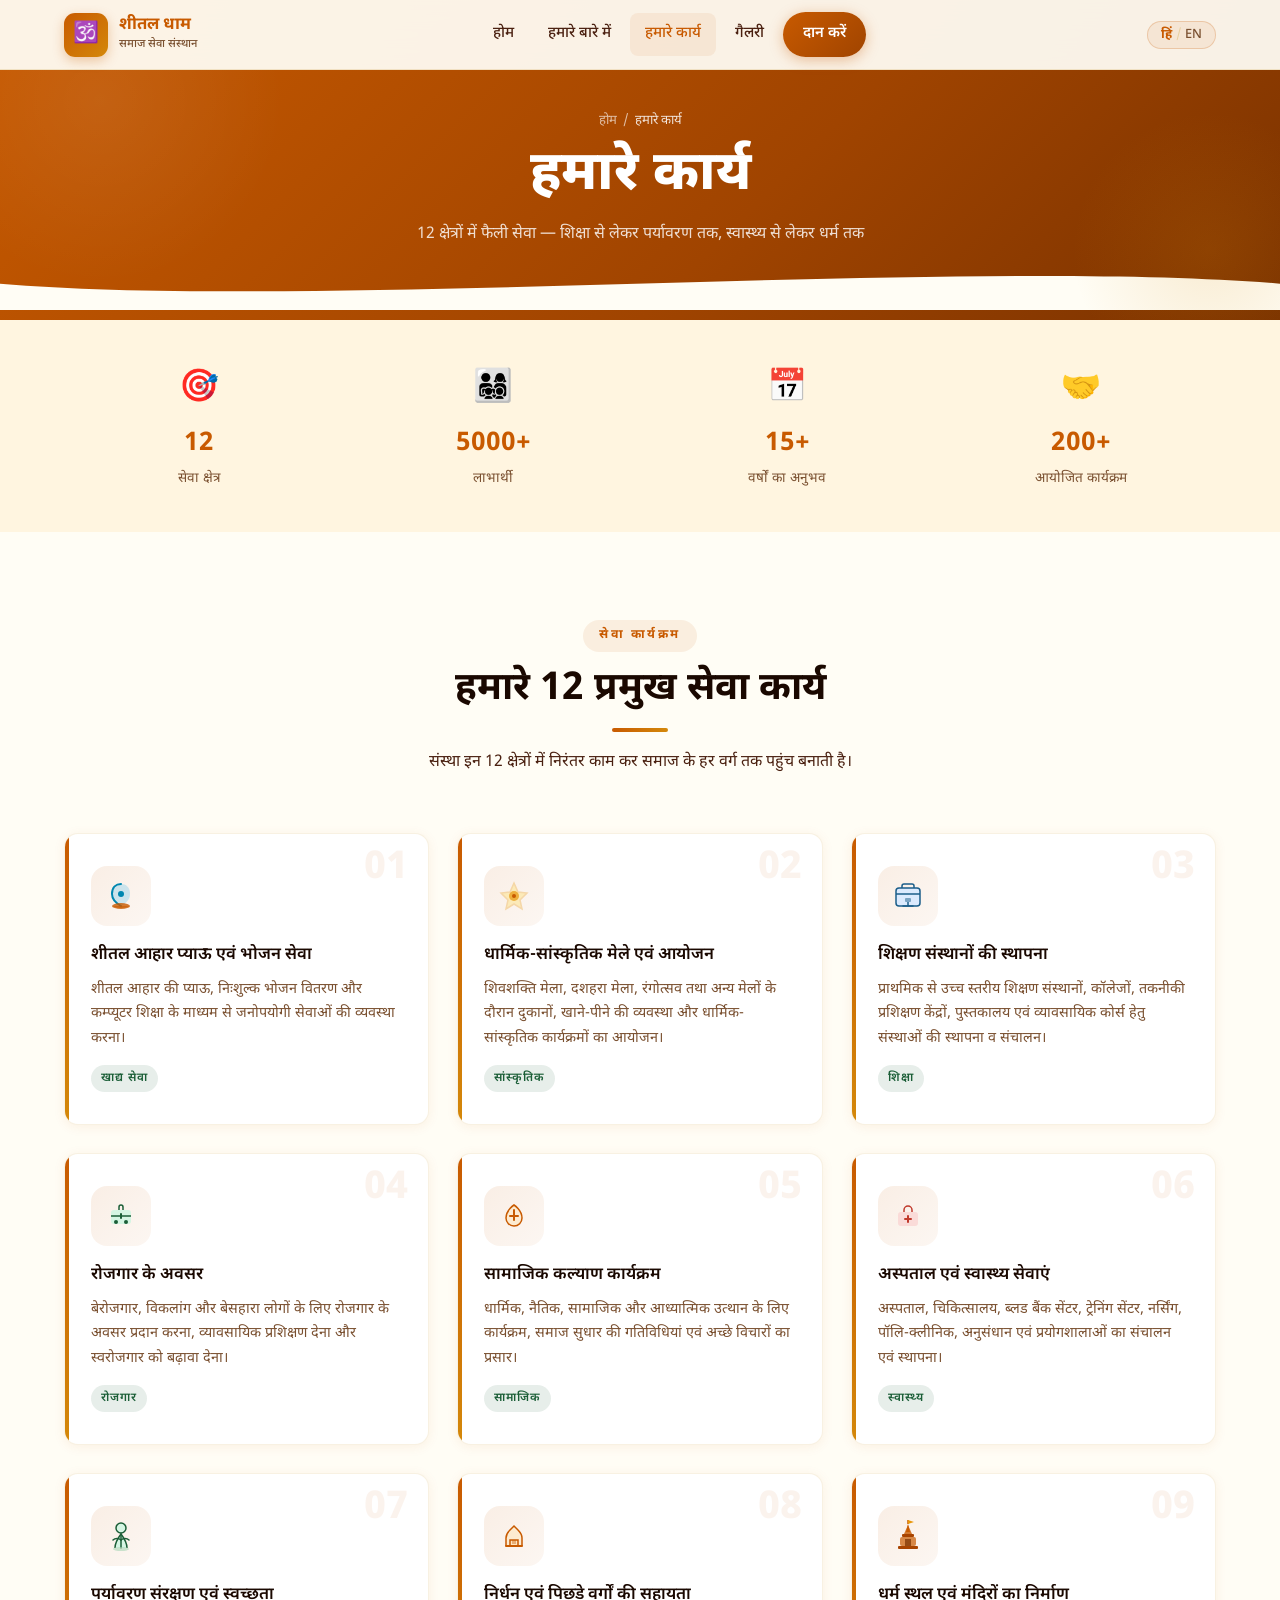
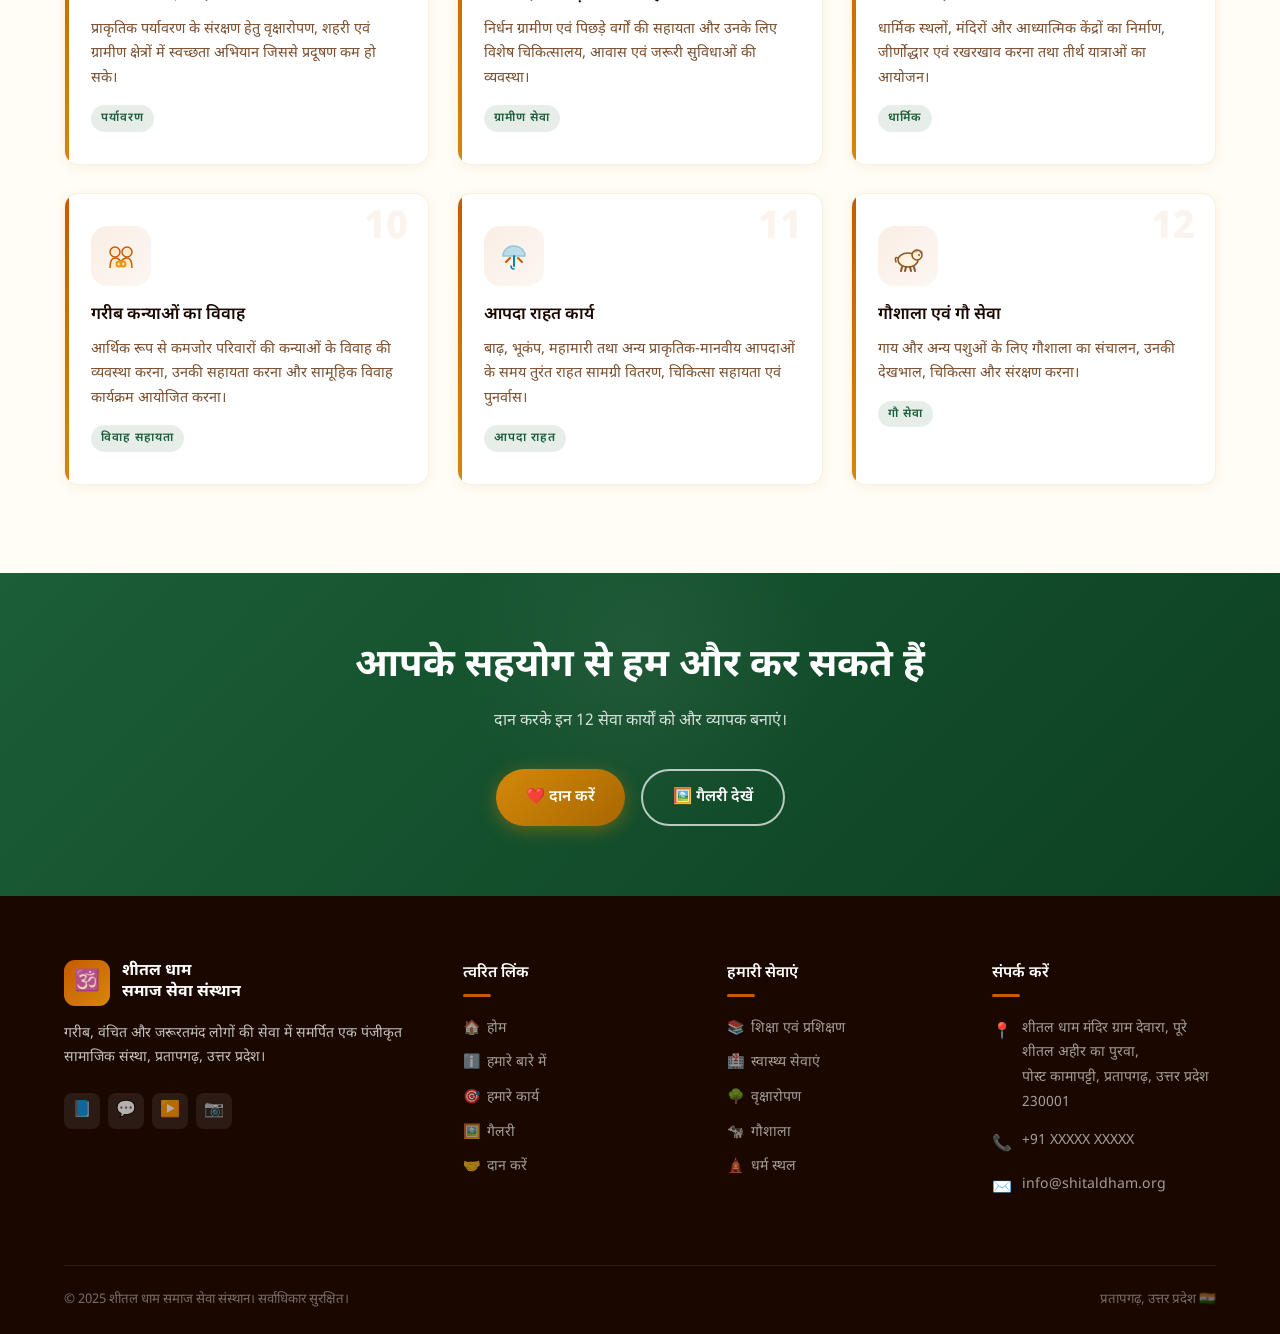
<file: work.html>
<!DOCTYPE html>
<html lang="hi">
<head>
  <meta charset="UTF-8" />
  <meta name="viewport" content="width=device-width, initial-scale=1.0" />
  <title>हमारे कार्य | शीतल धाम समाज सेवा संस्थान</title>
  <meta name="description" content="शीतल धाम द्वारा किए जाने वाले 12 प्रमुख सेवा कार्यों की विस्तृत जानकारी।" />
  <link rel="stylesheet" href="css/style.css" />
</head>
<body>

  <!-- ═══ NAVBAR ═══ -->
  <nav class="navbar" id="navbar">
    <div class="nav-inner">
      <a href="index.html" class="nav-brand">
        <div class="nav-logo-icon">🕉️</div>
        <div class="nav-brand-text">
          <span class="brand-main" data-i18n="nav.brand.main">शीतल धाम</span>
          <span class="brand-sub" data-i18n="nav.brand.sub">समाज सेवा संस्थान</span>
        </div>
      </a>
      <ul class="nav-links" id="navLinks">
        <li><a href="index.html" data-i18n="nav.home">होम</a></li>
        <li><a href="about.html" data-i18n="nav.about">हमारे बारे में</a></li>
        <li><a href="work.html" data-i18n="nav.work">हमारे कार्य</a></li>
        <li><a href="gallery.html" data-i18n="nav.gallery">गैलरी</a></li>
        <li><a href="donate.html" class="nav-donate" data-i18n="nav.donate">दान करें</a></li>
      </ul>
      <button class="lang-toggle" id="langToggle">
        <span class="lang-active">हिं</span><span class="lang-divider"> / </span><span class="lang-other">EN</span>
      </button>
      <button class="hamburger" id="hamburger" aria-label="Menu">
        <span></span><span></span><span></span>
      </button>
    </div>
  </nav>

  <!-- ═══ PAGE BANNER ═══ -->
  <header class="page-banner">
    <div class="breadcrumb">
      <a href="index.html" data-i18n="bc.home">होम</a> &nbsp;/&nbsp; <span data-i18n="bc.work">हमारे कार्य</span>
    </div>
    <h1 data-i18n="work.banner.title">हमारे कार्य</h1>
    <p data-i18n="work.banner.desc">12 क्षेत्रों में फैली सेवा — शिक्षा से लेकर पर्यावरण तक, स्वास्थ्य से लेकर धर्म तक</p>
    <div class="wave">
      <svg viewBox="0 0 1440 60" xmlns="http://www.w3.org/2000/svg" preserveAspectRatio="none">
        <path d="M0,30 C360,60 1080,0 1440,30 L1440,60 L0,60 Z" fill="#FFFDF5"/>
      </svg>
    </div>
  </header>

  <!-- ═══ INTRO BAR ═══ -->
  <section style="background:var(--bg-alt);padding:40px 0;">
    <div class="container">
      <div style="display:grid;grid-template-columns:repeat(4,1fr);gap:24px;text-align:center;">
        <div class="animate-in">
          <div style="font-size:2rem;margin-bottom:6px;">🎯</div>
          <strong style="color:var(--primary);font-size:1.6rem;">12</strong>
          <p style="font-size:0.85rem;color:var(--text-soft);" data-i18n="work.stat1">सेवा क्षेत्र</p>
        </div>
        <div class="animate-in delay-1">
          <div style="font-size:2rem;margin-bottom:6px;">👨‍👩‍👧‍👦</div>
          <strong style="color:var(--primary);font-size:1.6rem;">5000+</strong>
          <p style="font-size:0.85rem;color:var(--text-soft);" data-i18n="work.stat2">लाभार्थी</p>
        </div>
        <div class="animate-in delay-2">
          <div style="font-size:2rem;margin-bottom:6px;">📅</div>
          <strong style="color:var(--primary);font-size:1.6rem;">15+</strong>
          <p style="font-size:0.85rem;color:var(--text-soft);" data-i18n="work.stat3">वर्षों का अनुभव</p>
        </div>
        <div class="animate-in delay-3">
          <div style="font-size:2rem;margin-bottom:6px;">🤝</div>
          <strong style="color:var(--primary);font-size:1.6rem;">200+</strong>
          <p style="font-size:0.85rem;color:var(--text-soft);" data-i18n="work.stat4">आयोजित कार्यक्रम</p>
        </div>
      </div>
    </div>
  </section>

  <!-- ═══ WORK CARDS GRID ═══ -->
  <section class="section-pad">
    <div class="container">
      <div class="section-header animate-in">
        <span class="label" data-i18n="work.sec.label">सेवा कार्यक्रम</span>
        <h2 data-i18n="work.sec.title">हमारे 12 प्रमुख सेवा कार्य</h2>
        <div class="divider"></div>
        <p data-i18n="work.sec.desc">संस्था इन 12 क्षेत्रों में निरंतर काम कर समाज के हर वर्ग तक पहुंच बनाती है।</p>
      </div>

      <div class="work-grid">

        <!-- 1 -->
        <div class="work-card animate-in">
          <span class="work-num">01</span>
          <div class="work-icon-wrap">
            <svg width="32" height="32" viewBox="0 0 32 32" fill="none">
              <path d="M16 4C11 4 7 7 7 14C7 18 9 22 16 26C23 22 25 18 25 14C25 7 21 4 16 4Z" fill="#5BC0EB" opacity="0.3"/>
              <path d="M16 4C11 4 7 7 7 14C7 18 9 22 16 26" stroke="#0087B0" stroke-width="2" fill="none" stroke-linecap="round"/>
              <ellipse cx="16" cy="26" rx="9" ry="3" fill="#C85A00" opacity="0.8"/>
              <path d="M7 26 Q16 30 25 26" fill="#C85A00" opacity="0.6"/>
              <circle cx="16" cy="14" r="3" fill="#0087B0"/>
            </svg>
          </div>
          <h3 data-i18n="work.c1.title">शीतल आहार प्याऊ एवं भोजन सेवा</h3>
          <p data-i18n="work.c1.desc">शीतल आहार की प्याऊ, निःशुल्क भोजन वितरण और कम्प्यूटर शिक्षा के माध्यम से जनोपयोगी सेवाओं की व्यवस्था करना।</p>
          <span class="work-tag" data-i18n="work.c1.tag">खाद्य सेवा</span>
        </div>

        <!-- 2 -->
        <div class="work-card animate-in delay-1">
          <span class="work-num">02</span>
          <div class="work-icon-wrap">
            <svg width="32" height="32" viewBox="0 0 32 32" fill="none">
              <polygon points="16,3 20,12 29,13 22,20 24,29 16,24 8,29 10,20 3,13 12,12" fill="#FFD740" opacity="0.3" stroke="#E8970A" stroke-width="1.5"/>
              <circle cx="16" cy="16" r="5" fill="#E8970A" opacity="0.7"/>
              <circle cx="16" cy="16" r="2" fill="#C85A00"/>
            </svg>
          </div>
          <h3 data-i18n="work.c2.title">धार्मिक-सांस्कृतिक मेले एवं आयोजन</h3>
          <p data-i18n="work.c2.desc">शिवशक्ति मेला, दशहरा मेला, रंगोत्सव तथा अन्य मेलों के दौरान दुकानों, खाने-पीने की व्यवस्था और धार्मिक-सांस्कृतिक कार्यक्रमों का आयोजन।</p>
          <span class="work-tag" data-i18n="work.c2.tag">सांस्कृतिक</span>
        </div>

        <!-- 3 -->
        <div class="work-card animate-in delay-2">
          <span class="work-num">03</span>
          <div class="work-icon-wrap">
            <svg width="32" height="32" viewBox="0 0 32 32" fill="none">
              <rect x="4" y="8" width="24" height="18" rx="3" fill="#DBEAFE" stroke="#1B5E8A" stroke-width="1.5"/>
              <path d="M4 14H28" stroke="#1B5E8A" stroke-width="1.5"/>
              <path d="M10 8V6C10 5 11 4 12 4H20C21 4 22 5 22 6V8" stroke="#1B5E8A" stroke-width="1.5" fill="none"/>
              <rect x="13" y="18" width="6" height="4" rx="1" fill="#1B5E8A" opacity="0.5"/>
              <path d="M16 22V26" stroke="#1B5E8A" stroke-width="1.5"/>
              <path d="M11 26H21" stroke="#1B5E8A" stroke-width="1.5" stroke-linecap="round"/>
            </svg>
          </div>
          <h3 data-i18n="work.c3.title">शिक्षण संस्थानों की स्थापना</h3>
          <p data-i18n="work.c3.desc">प्राथमिक से उच्च स्तरीय शिक्षण संस्थानों, कॉलेजों, तकनीकी प्रशिक्षण केंद्रों, पुस्तकालय एवं व्यावसायिक कोर्स हेतु संस्थाओं की स्थापना व संचालन।</p>
          <span class="work-tag" data-i18n="work.c3.tag">शिक्षा</span>
        </div>

        <!-- 4 -->
        <div class="work-card animate-in">
          <span class="work-num">04</span>
          <div class="work-icon-wrap">
            <svg width="32" height="32" viewBox="0 0 32 32" fill="none">
              <rect x="6" y="10" width="20" height="14" rx="3" fill="#D5F5E3"/>
              <path d="M6 16H26" stroke="#1B5E37" stroke-width="1.5"/>
              <circle cx="11" cy="22" r="2" fill="#1B5E37"/>
              <circle cx="21" cy="22" r="2" fill="#1B5E37"/>
              <path d="M14 10V7C14 6 15 5 16 5C17 5 18 6 18 7V10" stroke="#1B5E37" stroke-width="1.5" fill="none"/>
              <path d="M16 14V18" stroke="#1B5E37" stroke-width="2" stroke-linecap="round"/>
            </svg>
          </div>
          <h3 data-i18n="work.c4.title">रोजगार के अवसर</h3>
          <p data-i18n="work.c4.desc">बेरोजगार, विकलांग और बेसहारा लोगों के लिए रोजगार के अवसर प्रदान करना, व्यावसायिक प्रशिक्षण देना और स्वरोजगार को बढ़ावा देना।</p>
          <span class="work-tag" data-i18n="work.c4.tag">रोजगार</span>
        </div>

        <!-- 5 -->
        <div class="work-card animate-in delay-1">
          <span class="work-num">05</span>
          <div class="work-icon-wrap">
            <svg width="32" height="32" viewBox="0 0 32 32" fill="none">
              <path d="M16 5C16 5 8 10 8 18C8 22.418 11.582 26 16 26C20.418 26 24 22.418 24 18C24 10 16 5 16 5Z" fill="#FDEBD0" stroke="#C85A00" stroke-width="1.5"/>
              <path d="M16 10V20" stroke="#C85A00" stroke-width="2" stroke-linecap="round"/>
              <path d="M12 16H20" stroke="#C85A00" stroke-width="2" stroke-linecap="round"/>
            </svg>
          </div>
          <h3 data-i18n="work.c5.title">सामाजिक कल्याण कार्यक्रम</h3>
          <p data-i18n="work.c5.desc">धार्मिक, नैतिक, सामाजिक और आध्यात्मिक उत्थान के लिए कार्यक्रम, समाज सुधार की गतिविधियां एवं अच्छे विचारों का प्रसार।</p>
          <span class="work-tag" data-i18n="work.c5.tag">सामाजिक</span>
        </div>

        <!-- 6 -->
        <div class="work-card animate-in delay-2">
          <span class="work-num">06</span>
          <div class="work-icon-wrap">
            <svg width="32" height="32" viewBox="0 0 32 32" fill="none">
              <rect x="6" y="12" width="20" height="14" rx="3" fill="#FADBD8"/>
              <path d="M12 12V10C12 7.791 13.791 6 16 6C18.209 6 20 7.791 20 10V12" stroke="#C0392B" stroke-width="1.5" fill="none"/>
              <path d="M16 16V22" stroke="#C0392B" stroke-width="2" stroke-linecap="round"/>
              <path d="M13 19H19" stroke="#C0392B" stroke-width="2" stroke-linecap="round"/>
            </svg>
          </div>
          <h3 data-i18n="work.c6.title">अस्पताल एवं स्वास्थ्य सेवाएं</h3>
          <p data-i18n="work.c6.desc">अस्पताल, चिकित्सालय, ब्लड बैंक सेंटर, ट्रेनिंग सेंटर, नर्सिंग, पॉलि-क्लिनिक, अनुसंधान एवं प्रयोगशालाओं का संचालन एवं स्थापना।</p>
          <span class="work-tag" data-i18n="work.c6.tag">स्वास्थ्य</span>
        </div>

        <!-- 7 -->
        <div class="work-card animate-in">
          <span class="work-num">07</span>
          <div class="work-icon-wrap">
            <svg width="32" height="32" viewBox="0 0 32 32" fill="none">
              <circle cx="16" cy="8"  r="5" fill="#D5F5E3" stroke="#1B5E37" stroke-width="1.5"/>
              <path d="M10 28C10 22 13 18 16 14C19 18 22 22 22 28" fill="#D5F5E3" stroke="#1B5E37" stroke-width="1.5"/>
              <path d="M16 14V28" stroke="#1B5E37" stroke-width="1.5" stroke-linecap="round"/>
              <path d="M16 20C14 18 10 18 8 20" stroke="#1B5E37" stroke-width="1.5" fill="none" stroke-linecap="round"/>
              <path d="M16 20C18 18 22 18 24 20" stroke="#1B5E37" stroke-width="1.5" fill="none" stroke-linecap="round"/>
              <ellipse cx="16" cy="29" rx="8" ry="2" fill="#A8D5B5" opacity="0.6"/>
            </svg>
          </div>
          <h3 data-i18n="work.c7.title">पर्यावरण संरक्षण एवं स्वच्छता</h3>
          <p data-i18n="work.c7.desc">प्राकृतिक पर्यावरण के संरक्षण हेतु वृक्षारोपण, शहरी एवं ग्रामीण क्षेत्रों में स्वच्छता अभियान जिससे प्रदूषण कम हो सके।</p>
          <span class="work-tag" data-i18n="work.c7.tag">पर्यावरण</span>
        </div>

        <!-- 8 -->
        <div class="work-card animate-in delay-1">
          <span class="work-num">08</span>
          <div class="work-icon-wrap">
            <svg width="32" height="32" viewBox="0 0 32 32" fill="none">
              <path d="M8 26L8 18C8 14 10 12 12 10L16 6L20 10C22 12 24 14 24 18L24 26" fill="#FDEBD0" stroke="#C85A00" stroke-width="1.5"/>
              <path d="M12 26V20H20V26" stroke="#C85A00" stroke-width="1.5" fill="#FFE5C0"/>
              <path d="M8 26H24" stroke="#C85A00" stroke-width="2" stroke-linecap="round"/>
              <path d="M14 20H18V24H14V20Z" fill="#C85A00" opacity="0.4"/>
            </svg>
          </div>
          <h3 data-i18n="work.c8.title">निर्धन एवं पिछड़े वर्गों की सहायता</h3>
          <p data-i18n="work.c8.desc">निर्धन ग्रामीण एवं पिछड़े वर्गों की सहायता और उनके लिए विशेष चिकित्सालय, आवास एवं जरूरी सुविधाओं की व्यवस्था।</p>
          <span class="work-tag" data-i18n="work.c8.tag">ग्रामीण सेवा</span>
        </div>

        <!-- 9 -->
        <div class="work-card animate-in delay-2">
          <span class="work-num">09</span>
          <div class="work-icon-wrap">
            <svg width="32" height="32" viewBox="0 0 32 32" fill="none">
              <polygon points="16,4 14,12 18,12" fill="#C85A00"/>
              <polygon points="16,5 12,14 20,14" fill="#C85A00" opacity="0.8"/>
              <rect x="10" y="14" width="12" height="3" rx="1" fill="#A84400"/>
              <rect x="8"  y="17" width="16" height="9" rx="2" fill="#C85A00" opacity="0.7"/>
              <rect x="6"  y="26" width="20" height="3" rx="1" fill="#A84400"/>
              <rect x="13" y="19" width="6"  height="7" rx="3 3 0 0" fill="#7A3200" opacity="0.7"/>
              <!-- Flag -->
              <line x1="16" y1="4" x2="16" y2="0" stroke="#C85A00" stroke-width="1.5"/>
              <polygon points="16,0 22,2 16,4" fill="#E8970A"/>
            </svg>
          </div>
          <h3 data-i18n="work.c9.title">धर्म स्थल एवं मंदिरों का निर्माण</h3>
          <p data-i18n="work.c9.desc">धार्मिक स्थलों, मंदिरों और आध्यात्मिक केंद्रों का निर्माण, जीर्णोद्धार एवं रखरखाव करना तथा तीर्थ यात्राओं का आयोजन।</p>
          <span class="work-tag" data-i18n="work.c9.tag">धार्मिक</span>
        </div>

        <!-- 10 -->
        <div class="work-card animate-in">
          <span class="work-num">10</span>
          <div class="work-icon-wrap">
            <svg width="32" height="32" viewBox="0 0 32 32" fill="none">
              <circle cx="10" cy="12" r="5" fill="#FDEBD0" stroke="#C85A00" stroke-width="1.5"/>
              <circle cx="22" cy="12" r="5" fill="#FDEBD0" stroke="#C85A00" stroke-width="1.5"/>
              <path d="M5 28C5 22 7 18 10 18C13 18 15 20 16 22C17 20 19 18 22 18C25 18 27 22 27 28" fill="#FDEBD0" stroke="#C85A00" stroke-width="1.5"/>
              <!-- Rings -->
              <circle cx="14" cy="24" r="2.5" fill="none" stroke="#E8970A" stroke-width="2"/>
              <circle cx="18" cy="24" r="2.5" fill="none" stroke="#E8970A" stroke-width="2"/>
            </svg>
          </div>
          <h3 data-i18n="work.c10.title">गरीब कन्याओं का विवाह</h3>
          <p data-i18n="work.c10.desc">आर्थिक रूप से कमजोर परिवारों की कन्याओं के विवाह की व्यवस्था करना, उनकी सहायता करना और सामूहिक विवाह कार्यक्रम आयोजित करना।</p>
          <span class="work-tag" data-i18n="work.c10.tag">विवाह सहायता</span>
        </div>

        <!-- 11 -->
        <div class="work-card animate-in delay-1">
          <span class="work-num">11</span>
          <div class="work-icon-wrap">
            <svg width="32" height="32" viewBox="0 0 32 32" fill="none">
              <!-- Umbrella -->
              <path d="M16 6C10 6 5 10 5 16H27C27 10 22 6 16 6Z" fill="#5BC0EB" opacity="0.4" stroke="#0087B0" stroke-width="1.5"/>
              <line x1="16" y1="16" x2="16" y2="26" stroke="#0087B0" stroke-width="2" stroke-linecap="round"/>
              <path d="M13 26C13 27.657 14.343 29 16 29" stroke="#0087B0" stroke-width="1.5" fill="none" stroke-linecap="round"/>
              <!-- Hands -->
              <path d="M8 22L12 18" stroke="#C85A00" stroke-width="2" stroke-linecap="round"/>
              <path d="M24 22L20 18" stroke="#C85A00" stroke-width="2" stroke-linecap="round"/>
            </svg>
          </div>
          <h3 data-i18n="work.c11.title">आपदा राहत कार्य</h3>
          <p data-i18n="work.c11.desc">बाढ़, भूकंप, महामारी तथा अन्य प्राकृतिक-मानवीय आपदाओं के समय तुरंत राहत सामग्री वितरण, चिकित्सा सहायता एवं पुनर्वास।</p>
          <span class="work-tag" data-i18n="work.c11.tag">आपदा राहत</span>
        </div>

        <!-- 12 -->
        <div class="work-card animate-in delay-2">
          <span class="work-num">12</span>
          <div class="work-icon-wrap">
            <svg width="32" height="32" viewBox="0 0 32 32" fill="none">
              <!-- Cow outline -->
              <ellipse cx="16" cy="20" rx="10" ry="7" fill="#FFF3E0" stroke="#8D5524" stroke-width="1.5"/>
              <!-- Head -->
              <circle cx="25" cy="15" r="5" fill="#FFF3E0" stroke="#8D5524" stroke-width="1.5"/>
              <!-- Ears -->
              <ellipse cx="24" cy="11" rx="2.5" ry="1.5" fill="#8D5524" opacity="0.4" transform="rotate(-20 24 11)"/>
              <ellipse cx="29" cy="12" rx="2" ry="1.5" fill="#8D5524" opacity="0.4" transform="rotate(20 29 12)"/>
              <!-- Legs -->
              <line x1="10" y1="27" x2="9"  y2="31" stroke="#8D5524" stroke-width="2" stroke-linecap="round"/>
              <line x1="14" y1="27" x2="13" y2="31" stroke="#8D5524" stroke-width="2" stroke-linecap="round"/>
              <line x1="18" y1="27" x2="19" y2="31" stroke="#8D5524" stroke-width="2" stroke-linecap="round"/>
              <line x1="22" y1="27" x2="23" y2="31" stroke="#8D5524" stroke-width="2" stroke-linecap="round"/>
              <!-- Tail -->
              <path d="M6 18 Q2 16 4 22" stroke="#8D5524" stroke-width="1.5" fill="none" stroke-linecap="round"/>
              <!-- Eye -->
              <circle cx="27" cy="15" r="1" fill="#8D5524"/>
            </svg>
          </div>
          <h3 data-i18n="work.c12.title">गौशाला निर्माण एवं संचालन</h3>
          <p data-i18n="work.c12.desc">गौशालाओं की अधिक संख्या बनाने, उनके बेहतर संचालन एवं गौ-माता की सेवा हेतु आर्थिक सहयोग, चारा और चिकित्सा की व्यवस्था।</p>
          <span class="work-tag" data-i18n="work.c12.tag">गौ सेवा</span>
        </div>

      </div>
    </div>
  </section>

  <!-- ═══ CTA ═══ -->
  <section class="cta-banner">
    <div class="container">
      <h2 data-i18n="work.cta.title">इन कार्यों में आप भी भागीदार बनें</h2>
      <p data-i18n="work.cta.desc">आपका एक कदम किसी जरूरतमंद के जीवन में बड़ा बदलाव ला सकता है।</p>
      <div class="cta-btns">
        <a href="donate.html"  class="btn btn-gold" data-i18n="cta.donate.btn">❤️ दान करें</a>
        <a href="gallery.html" class="btn btn-outline-white">🖼️ गैलरी देखें</a>
      </div>
    </div>
  </section>

  <!-- ═══ FOOTER ═══ -->
  <footer class="footer">
    <div class="container">
      <div class="footer-grid">
        <div class="footer-brand">
          <div class="footer-brand-logo">
            <div class="footer-logo-icon">🕉️</div>
            <div class="footer-brand-name" data-i18n-html="footer.brand.name">शीतल धाम<br/>समाज सेवा संस्थान</div>
          </div>
          <p data-i18n="footer.tagline">गरीब, वंचित और जरूरतमंद लोगों की सेवा में समर्पित एक पंजीकृत सामाजिक संस्था, प्रतापगढ़, उत्तर प्रदेश।</p>
          <div class="footer-social">
            <a href="#" aria-label="Facebook">📘</a>
            <a href="#" aria-label="WhatsApp">💬</a>
            <a href="#" aria-label="YouTube">▶️</a>
            <a href="#" aria-label="Instagram">📷</a>
          </div>
        </div>
        <div class="footer-col">
          <h4 data-i18n="footer.quicklinks">त्वरित लिंक</h4>
          <ul>
            <li><a href="index.html">🏠 <span data-i18n="footer.link.home">होम</span></a></li>
            <li><a href="about.html">ℹ️ <span data-i18n="footer.link.about">हमारे बारे में</span></a></li>
            <li><a href="work.html">🎯 <span data-i18n="footer.link.work">हमारे कार्य</span></a></li>
            <li><a href="gallery.html">🖼️ <span data-i18n="footer.link.gallery">गैलरी</span></a></li>
            <li><a href="donate.html">🤝 <span data-i18n="footer.link.donate">दान करें</span></a></li>
          </ul>
        </div>
        <div class="footer-col">
          <h4 data-i18n="footer.services">हमारी सेवाएं</h4>
          <ul>
            <li><a href="work.html">📚 <span data-i18n="footer.svc1">शिक्षा एवं प्रशिक्षण</span></a></li>
            <li><a href="work.html">🏥 <span data-i18n="footer.svc2">स्वास्थ्य सेवाएं</span></a></li>
            <li><a href="work.html">🌳 <span data-i18n="footer.svc3">वृक्षारोपण</span></a></li>
            <li><a href="work.html">🐄 <span data-i18n="footer.svc4">गौशाला</span></a></li>
            <li><a href="work.html">🛕 <span data-i18n="footer.svc5">धर्म स्थल</span></a></li>
          </ul>
        </div>
        <div class="footer-col">
          <h4 data-i18n="footer.contact.hd">संपर्क करें</h4>
          <div class="footer-contact-item">
            <span class="fi">📍</span>
            <span data-i18n-html="footer.addr">शीतल धाम मंदिर ग्राम देवारा, पूरे शीतल अहीर का पुरवा,<br/>पोस्ट कामापट्टी, प्रतापगढ़, उत्तर प्रदेश 230001</span>
          </div>
          <div class="footer-contact-item">
            <span class="fi">📞</span>
            <span>+91 XXXXX XXXXX</span>
          </div>
          <div class="footer-contact-item">
            <span class="fi">✉️</span>
            <span>info@shitaldham.org</span>
          </div>
        </div>
      </div>
    </div>
    <div class="container">
      <div class="footer-bottom">
        <span data-i18n="footer.copy">© 2025 शीतल धाम समाज सेवा संस्थान। सर्वाधिकार सुरक्षित।</span>
        <span>प्रतापगढ़, उत्तर प्रदेश 🇮🇳</span>
      </div>
    </div>
  </footer>

  <script src="js/i18n.js"></script>
  <script src="js/main.js"></script>
</body>
</html>
</file>
<file: css/style.css>
/* ===================================================
   शीतल धाम समाज सेवा संस्थान — Main Stylesheet
   Colors: Saffron, Forest Green, Warm Cream
   =================================================== */

@import url('https://fonts.googleapis.com/css2?family=Noto+Sans+Devanagari:wght@400;500;600;700;800&display=swap');

/* ===== CSS VARIABLES ===== */
:root {
  --primary:        #C85A00;
  --primary-light:  #E87020;
  --primary-dark:   #A04400;
  --secondary:      #1B5E37;
  --secondary-light:#268A50;
  --gold:           #D4880A;
  --gold-light:     #F0A820;

  --bg:             #FFFDF5;
  --bg-alt:         #FFF5E0;
  --bg-dark:        #FFE8C0;
  --white:          #FFFFFF;
  --text:           #1A0800;
  --text-mid:       #4A2010;
  --text-soft:      #7A5030;
  --border:         #E8D0A0;

  --radius:    14px;
  --radius-sm: 8px;
  --radius-lg: 24px;
  --nav-height: 70px;

  --shadow-sm: 0 2px 12px rgba(200,90,0,0.08);
  --shadow-md: 0 6px 28px rgba(200,90,0,0.13);
  --shadow-lg: 0 14px 48px rgba(0,0,0,0.14);
  --transition: all 0.3s cubic-bezier(0.4, 0, 0.2, 1);
}

/* ===== RESET & BASE ===== */
*, *::before, *::after { box-sizing: border-box; margin: 0; padding: 0; }

html { scroll-behavior: smooth; font-size: 16px; }

body {
  font-family: 'Noto Sans Devanagari', Arial, sans-serif;
  background-color: var(--bg);
  color: var(--text);
  line-height: 1.75;
  -webkit-font-smoothing: antialiased;
}

img { max-width: 100%; display: block; }
a  { color: inherit; text-decoration: none; }
ul { list-style: none; }

/* ===== TYPOGRAPHY ===== */
h1 { font-size: clamp(2rem,   5vw, 3.4rem); font-weight: 800; line-height: 1.2; }
h2 { font-size: clamp(1.6rem, 4vw, 2.4rem); font-weight: 700; line-height: 1.3; }
h3 { font-size: clamp(1.1rem, 3vw, 1.5rem); font-weight: 600; line-height: 1.4; }
h4 { font-size: 1.05rem; font-weight: 600; }
p  { font-size: 1rem; line-height: 1.85; }

/* ===== LAYOUT UTILITIES ===== */
.container {
  max-width: 1200px;
  margin: 0 auto;
  padding: 0 24px;
}

.section-pad    { padding: 88px 0; }
.section-pad-sm { padding: 56px 0; }

.text-center   { text-align: center; }
.text-primary  { color: var(--primary); }
.text-secondary{ color: var(--secondary); }
.text-gold     { color: var(--gold); }
.bg-alt        { background-color: var(--bg-alt); }
.bg-white      { background-color: var(--white); }

/* ===== SECTION HEADER ===== */
.section-header {
  text-align: center;
  margin-bottom: 56px;
}
.section-header .label {
  display: inline-block;
  font-size: 0.78rem;
  font-weight: 700;
  color: var(--primary);
  text-transform: uppercase;
  letter-spacing: 2.5px;
  background: rgba(200,90,0,0.09);
  padding: 5px 16px;
  border-radius: 50px;
  margin-bottom: 14px;
}
.section-header h2 { color: var(--text); margin-bottom: 10px; }
.section-header .divider {
  width: 56px;
  height: 4px;
  background: linear-gradient(to right, var(--primary), var(--gold));
  margin: 12px auto 16px;
  border-radius: 2px;
}
.section-header p { color: var(--text-mid); max-width: 620px; margin: 0 auto; }

/* ===== BUTTONS ===== */
.btn {
  display: inline-flex;
  align-items: center;
  gap: 8px;
  padding: 13px 30px;
  border-radius: 50px;
  font-family: inherit;
  font-size: 0.97rem;
  font-weight: 600;
  cursor: pointer;
  border: none;
  text-decoration: none;
  transition: var(--transition);
  white-space: nowrap;
}
.btn-primary {
  background: linear-gradient(135deg, var(--primary), var(--primary-dark));
  color: var(--white);
  box-shadow: 0 4px 18px rgba(200,90,0,0.35);
}
.btn-primary:hover {
  background: linear-gradient(135deg, var(--primary-light), var(--primary));
  transform: translateY(-3px);
  box-shadow: 0 8px 28px rgba(200,90,0,0.45);
}
.btn-secondary {
  background: transparent;
  color: var(--secondary);
  border: 2px solid var(--secondary);
}
.btn-secondary:hover {
  background: var(--secondary);
  color: var(--white);
  transform: translateY(-3px);
  box-shadow: 0 6px 20px rgba(27,94,55,0.3);
}
.btn-outline-white {
  background: transparent;
  color: var(--white);
  border: 2px solid rgba(255,255,255,0.7);
}
.btn-outline-white:hover {
  background: var(--white);
  color: var(--primary);
  border-color: var(--white);
  transform: translateY(-2px);
}
.btn-gold {
  background: linear-gradient(135deg, var(--gold), #A86800);
  color: var(--white);
  box-shadow: 0 4px 18px rgba(212,136,10,0.4);
}
.btn-gold:hover {
  transform: translateY(-3px);
  box-shadow: 0 8px 28px rgba(212,136,10,0.5);
}

/* ===== NAVBAR ===== */
.navbar {
  position: fixed;
  top: 0; left: 0; right: 0;
  z-index: 1000;
  background: rgba(255,253,245,0.94);
  backdrop-filter: blur(14px);
  -webkit-backdrop-filter: blur(14px);
  border-bottom: 1px solid rgba(232,208,160,0.5);
  height: var(--nav-height);
  transition: var(--transition);
}
.navbar.scrolled {
  background: rgba(255,253,245,0.98);
  box-shadow: var(--shadow-md);
}
.nav-inner {
  max-width: 1200px;
  margin: 0 auto;
  padding: 0 24px;
  height: 100%;
  display: flex;
  align-items: center;
  justify-content: space-between;
}
.nav-brand {
  display: flex;
  align-items: center;
  gap: 11px;
  text-decoration: none;
}
.nav-logo-icon {
  width: 44px; height: 44px;
  background: linear-gradient(135deg, var(--primary), var(--gold));
  border-radius: 11px;
  display: flex; align-items: center; justify-content: center;
  font-size: 1.3rem;
  flex-shrink: 0;
  box-shadow: 0 4px 12px rgba(200,90,0,0.3);
}
.nav-brand-text .brand-main {
  display: block;
  font-size: 1.05rem;
  font-weight: 700;
  color: var(--primary);
  line-height: 1.2;
}
.nav-brand-text .brand-sub {
  display: block;
  font-size: 0.7rem;
  color: var(--text-soft);
  font-weight: 500;
}
.nav-links {
  display: flex;
  align-items: center;
  gap: 4px;
}
.nav-links li a {
  display: block;
  padding: 8px 15px;
  font-size: 0.93rem;
  font-weight: 500;
  color: var(--text-mid);
  border-radius: 8px;
  transition: var(--transition);
}
.nav-links li a:hover,
.nav-links li a.active {
  color: var(--primary);
  background: rgba(200,90,0,0.08);
}
.nav-links .nav-donate {
  background: linear-gradient(135deg, var(--primary), var(--primary-dark)) !important;
  color: var(--white) !important;
  border-radius: 50px !important;
  padding: 9px 20px !important;
  font-weight: 600 !important;
  box-shadow: 0 3px 14px rgba(200,90,0,0.35);
}
.nav-links .nav-donate:hover {
  transform: translateY(-1px);
  box-shadow: 0 6px 20px rgba(200,90,0,0.45) !important;
}
.hamburger {
  display: none;
  flex-direction: column;
  gap: 5px;
  background: none;
  border: none;
  cursor: pointer;
  padding: 8px;
  border-radius: 8px;
}
.hamburger span {
  display: block;
  width: 24px; height: 2.5px;
  background: var(--primary);
  border-radius: 2px;
  transition: var(--transition);
}
.hamburger.open span:nth-child(1) { transform: rotate(45deg) translate(5px, 5px); }
.hamburger.open span:nth-child(2) { opacity: 0; }
.hamburger.open span:nth-child(3) { transform: rotate(-45deg) translate(5px, -5px); }

/* ===== LANGUAGE TOGGLE ===== */
.lang-toggle {
  display: inline-flex;
  align-items: center;
  gap: 3px;
  background: rgba(200,90,0,0.08);
  border: 1.5px solid rgba(200,90,0,0.22);
  border-radius: 50px;
  padding: 5px 13px;
  cursor: pointer;
  font-family: inherit;
  font-size: 0.8rem;
  font-weight: 600;
  color: var(--primary);
  transition: var(--transition);
  white-space: nowrap;
  flex-shrink: 0;
}
.lang-toggle:hover {
  background: rgba(200,90,0,0.15);
  border-color: var(--primary);
  transform: translateY(-1px);
}
.lang-toggle .lang-active {
  color: var(--primary);
  font-weight: 700;
}
.lang-toggle .lang-divider {
  color: var(--border);
  font-weight: 400;
  margin: 0 1px;
}
.lang-toggle .lang-other {
  color: var(--text-soft);
  font-weight: 500;
}

/* ===== PAGE BANNER ===== */
.page-banner {
  background: linear-gradient(135deg, var(--primary) 0%, var(--primary-dark) 60%, #7A3200 100%);
  padding: 110px 24px 70px;
  text-align: center;
  position: relative;
  overflow: hidden;
}
.page-banner::before {
  content: '';
  position: absolute;
  top: -100px; left: -100px;
  width: 400px; height: 400px;
  border-radius: 50%;
  background: radial-gradient(circle, rgba(255,255,255,0.07) 0%, transparent 65%);
}
.page-banner::after {
  content: '';
  position: absolute;
  bottom: -80px; right: -80px;
  width: 300px; height: 300px;
  border-radius: 50%;
  background: radial-gradient(circle, rgba(212,136,10,0.15) 0%, transparent 65%);
}
.page-banner .breadcrumb {
  font-size: 0.82rem;
  color: rgba(255,255,255,0.65);
  margin-bottom: 10px;
}
.page-banner .breadcrumb a { color: rgba(255,255,255,0.65); }
.page-banner .breadcrumb a:hover { color: var(--white); }
.page-banner .breadcrumb span { color: rgba(255,255,255,0.85); }
.page-banner h1 { color: var(--white); margin-bottom: 12px; position: relative; z-index: 1; }
.page-banner p  { color: rgba(255,255,255,0.82); max-width: 580px; margin: 0 auto; position: relative; z-index: 1; }
.page-banner .wave {
  position: absolute;
  bottom: -1px; left: 0; right: 0;
}

/* ===== HERO SECTION ===== */
.hero {
  min-height: 100vh;
  background: linear-gradient(150deg, #FFFDF5 0%, #FFF5E0 55%, #FFE8C0 100%);
  display: flex;
  align-items: center;
  padding-top: var(--nav-height);
  position: relative;
  overflow: hidden;
}
.hero::before {
  content: '';
  position: absolute;
  top: -200px; right: -200px;
  width: 600px; height: 600px;
  border-radius: 50%;
  background: radial-gradient(circle, rgba(200,90,0,0.06) 0%, transparent 68%);
  pointer-events: none;
}
.hero::after {
  content: '';
  position: absolute;
  bottom: -150px; left: -150px;
  width: 500px; height: 500px;
  border-radius: 50%;
  background: radial-gradient(circle, rgba(27,94,55,0.05) 0%, transparent 68%);
  pointer-events: none;
}
.hero-inner {
  display: grid;
  grid-template-columns: 1fr 1fr;
  gap: 60px;
  align-items: center;
  position: relative;
  z-index: 1;
}
.hero-badge {
  display: inline-flex;
  align-items: center;
  gap: 6px;
  font-size: 0.8rem;
  font-weight: 600;
  color: var(--primary);
  background: rgba(200,90,0,0.1);
  border: 1px solid rgba(200,90,0,0.2);
  padding: 5px 14px;
  border-radius: 50px;
  margin-bottom: 20px;
}
.hero-badge span { font-size: 1rem; }
.hero-content h1 { color: var(--text); margin-bottom: 10px; }
.hero-content h1 em {
  font-style: normal;
  color: var(--primary);
  position: relative;
}
.hero-tagline {
  font-size: clamp(1.1rem, 2.5vw, 1.35rem);
  font-weight: 600;
  color: var(--secondary);
  margin-bottom: 20px;
  display: flex;
  align-items: center;
  gap: 8px;
}
.hero-tagline::before { content: '"'; font-size: 2rem; color: var(--gold); line-height: 1; }
.hero-tagline::after  { content: '"'; font-size: 2rem; color: var(--gold); line-height: 1; }
.hero-desc {
  color: var(--text-mid);
  font-size: 1.05rem;
  margin-bottom: 36px;
  max-width: 480px;
}
.hero-btns {
  display: flex;
  flex-wrap: wrap;
  gap: 14px;
  margin-bottom: 44px;
}
.hero-stats {
  display: flex;
  gap: 30px;
  flex-wrap: wrap;
}
.hero-stat { text-align: center; }
.hero-stat .num {
  font-size: 1.8rem;
  font-weight: 800;
  color: var(--primary);
  line-height: 1;
}
.hero-stat .lbl {
  font-size: 0.78rem;
  color: var(--text-soft);
  font-weight: 500;
}
.hero-visual {
  display: flex;
  align-items: center;
  justify-content: center;
  animation: float 5s ease-in-out infinite;
}
.hero-visual svg {
  width: 100%;
  max-width: 480px;
  filter: drop-shadow(0 20px 40px rgba(200,90,0,0.15));
}

/* ===== STATS BAR ===== */
.stats-bar {
  background: linear-gradient(135deg, var(--primary) 0%, var(--primary-dark) 100%);
  padding: 40px 0;
}
.stats-grid {
  display: grid;
  grid-template-columns: repeat(4, 1fr);
  gap: 24px;
  text-align: center;
}
.stat-item { color: var(--white); }
.stat-item .stat-num {
  font-size: clamp(2rem, 4vw, 2.8rem);
  font-weight: 800;
  display: block;
  line-height: 1.1;
}
.stat-item .stat-icon {
  font-size: 1.8rem;
  margin-bottom: 6px;
  display: block;
}
.stat-item .stat-label {
  font-size: 0.88rem;
  opacity: 0.85;
  margin-top: 4px;
  font-weight: 500;
}

/* ===== FEATURE HIGHLIGHTS ===== */
.highlights-grid {
  display: grid;
  grid-template-columns: repeat(3, 1fr);
  gap: 28px;
}
.highlight-card {
  background: var(--white);
  border-radius: var(--radius);
  padding: 36px 28px;
  border: 1px solid rgba(232,208,160,0.3);
  box-shadow: var(--shadow-sm);
  transition: var(--transition);
  text-align: center;
}
.highlight-card:hover {
  transform: translateY(-8px);
  box-shadow: var(--shadow-lg);
  border-color: rgba(200,90,0,0.3);
}
.highlight-icon {
  width: 70px; height: 70px;
  margin: 0 auto 20px;
  background: linear-gradient(135deg, rgba(200,90,0,0.1), rgba(200,90,0,0.05));
  border-radius: 20px;
  display: flex;
  align-items: center;
  justify-content: center;
}
.highlight-card h3 { color: var(--text); margin-bottom: 10px; }
.highlight-card p  { color: var(--text-soft); font-size: 0.92rem; }

/* ===== ABOUT PREVIEW ===== */
.about-preview-inner {
  display: grid;
  grid-template-columns: 1fr 1fr;
  gap: 64px;
  align-items: center;
}
.about-img-wrap {
  position: relative;
}
.about-img-box {
  border-radius: var(--radius-lg);
  overflow: hidden;
  box-shadow: var(--shadow-lg);
}
.about-badge {
  position: absolute;
  bottom: -20px;
  right: -20px;
  background: var(--white);
  border-radius: var(--radius);
  padding: 16px 22px;
  box-shadow: var(--shadow-md);
  display: flex;
  align-items: center;
  gap: 10px;
  font-weight: 700;
  color: var(--text);
}
.about-badge .badge-icon { font-size: 1.8rem; }
.about-badge .badge-num { font-size: 1.4rem; color: var(--primary); }
.about-badge .badge-lbl { font-size: 0.75rem; color: var(--text-soft); }
.about-content .label {
  display: inline-block;
  font-size: 0.78rem;
  font-weight: 700;
  color: var(--primary);
  text-transform: uppercase;
  letter-spacing: 2px;
  background: rgba(200,90,0,0.09);
  padding: 5px 14px;
  border-radius: 50px;
  margin-bottom: 16px;
}
.about-content h2 { color: var(--text); margin-bottom: 16px; }
.about-content p   { color: var(--text-mid); margin-bottom: 20px; }
.about-list { margin: 20px 0 32px; }
.about-list li {
  display: flex;
  align-items: flex-start;
  gap: 10px;
  color: var(--text-mid);
  font-size: 0.95rem;
  margin-bottom: 10px;
}
.about-list li .check {
  color: var(--secondary);
  font-size: 1.1rem;
  flex-shrink: 0;
  margin-top: 2px;
}

/* ===== CTA BANNER ===== */
.cta-banner {
  background: linear-gradient(135deg, var(--secondary) 0%, #0D4022 100%);
  padding: 70px 24px;
  text-align: center;
  position: relative;
  overflow: hidden;
}
.cta-banner::before {
  content: '';
  position: absolute;
  top: -120px; left: 50%;
  transform: translateX(-50%);
  width: 400px; height: 400px;
  border-radius: 50%;
  background: radial-gradient(circle, rgba(255,255,255,0.05) 0%, transparent 65%);
}
.cta-banner h2 { color: var(--white); margin-bottom: 14px; position: relative; z-index: 1; }
.cta-banner p  { color: rgba(255,255,255,0.82); max-width: 560px; margin: 0 auto 32px; position: relative; z-index: 1; }
.cta-btns { display: flex; flex-wrap: wrap; gap: 16px; justify-content: center; position: relative; z-index: 1; }

/* ===== ABOUT PAGE ===== */
.about-intro-grid {
  display: grid;
  grid-template-columns: 1.2fr 1fr;
  gap: 60px;
  align-items: center;
}
.about-intro-text h2 { margin-bottom: 16px; }
.about-intro-text p  { color: var(--text-mid); margin-bottom: 18px; }
.info-chips { display: flex; flex-wrap: wrap; gap: 10px; margin-top: 24px; }
.info-chip {
  display: inline-flex;
  align-items: center;
  gap: 7px;
  background: var(--bg-alt);
  border: 1px solid var(--border);
  border-radius: 50px;
  padding: 7px 16px;
  font-size: 0.88rem;
  color: var(--text-mid);
  font-weight: 500;
}
.info-chip .chip-icon { font-size: 1rem; }
.mv-grid {
  display: grid;
  grid-template-columns: 1fr 1fr;
  gap: 28px;
  margin-bottom: 48px;
}
.mv-card {
  background: var(--white);
  border-radius: var(--radius);
  padding: 36px 30px;
  border: 1px solid rgba(232,208,160,0.3);
  box-shadow: var(--shadow-sm);
  transition: var(--transition);
}
.mv-card:hover { transform: translateY(-6px); box-shadow: var(--shadow-lg); }
.mv-card .mv-icon {
  width: 60px; height: 60px;
  border-radius: 16px;
  display: flex; align-items: center; justify-content: center;
  font-size: 1.5rem;
  margin-bottom: 18px;
}
.mv-card.mission .mv-icon { background: rgba(200,90,0,0.1); }
.mv-card.vision  .mv-icon { background: rgba(27,94,55,0.1); }
.mv-card h3 { margin-bottom: 12px; }
.mv-card p  { color: var(--text-soft); font-size: 0.95rem; }
.values-grid {
  display: grid;
  grid-template-columns: repeat(3, 1fr);
  gap: 22px;
}
.value-card {
  text-align: center;
  background: var(--white);
  border-radius: var(--radius);
  padding: 28px 20px;
  border: 1px solid rgba(232,208,160,0.3);
  box-shadow: var(--shadow-sm);
  transition: var(--transition);
}
.value-card:hover { transform: translateY(-5px); box-shadow: var(--shadow-md); border-color: rgba(200,90,0,0.3); }
.value-card .v-icon { font-size: 2rem; margin-bottom: 10px; }
.value-card h4 { color: var(--text); margin-bottom: 8px; }
.value-card p  { color: var(--text-soft); font-size: 0.88rem; }
.location-card {
  background: linear-gradient(135deg, rgba(200,90,0,0.04), rgba(27,94,55,0.04));
  border: 1px solid var(--border);
  border-radius: var(--radius-lg);
  padding: 40px;
  display: grid;
  grid-template-columns: 1fr 1fr;
  gap: 40px;
  align-items: center;
}
.location-details h3 { color: var(--primary); margin-bottom: 16px; }
.location-item {
  display: flex;
  align-items: flex-start;
  gap: 12px;
  margin-bottom: 16px;
}
.location-item .l-icon { font-size: 1.2rem; color: var(--primary); flex-shrink: 0; margin-top: 2px; }
.location-item strong { display: block; color: var(--text); font-weight: 600; }
.location-item span   { color: var(--text-soft); font-size: 0.9rem; }

/* ===== WORK CARDS ===== */
.work-grid {
  display: grid;
  grid-template-columns: repeat(3, 1fr);
  gap: 28px;
}
.work-card {
  background: var(--white);
  border-radius: var(--radius);
  padding: 32px 26px;
  border: 1px solid rgba(232,208,160,0.3);
  box-shadow: var(--shadow-sm);
  transition: var(--transition);
  position: relative;
  overflow: hidden;
}
.work-card::before {
  content: '';
  position: absolute;
  top: 0; left: 0;
  width: 4px; height: 100%;
  background: linear-gradient(to bottom, var(--primary), var(--gold));
  transition: var(--transition);
}
.work-card:hover {
  transform: translateY(-8px);
  box-shadow: var(--shadow-lg);
  border-color: rgba(200,90,0,0.2);
}
.work-card:hover::before { width: 6px; }
.work-card .work-num {
  position: absolute;
  top: 16px; right: 20px;
  font-size: 2.4rem;
  font-weight: 800;
  color: rgba(200,90,0,0.07);
  line-height: 1;
}
.work-icon-wrap {
  width: 60px; height: 60px;
  background: linear-gradient(135deg, rgba(200,90,0,0.1), rgba(200,90,0,0.05));
  border-radius: 16px;
  display: flex; align-items: center; justify-content: center;
  margin-bottom: 18px;
}
.work-card h3 { color: var(--text); margin-bottom: 10px; font-size: 1.05rem; }
.work-card p  { color: var(--text-soft); font-size: 0.9rem; line-height: 1.7; }
.work-card .work-tag {
  display: inline-block;
  margin-top: 14px;
  font-size: 0.74rem;
  font-weight: 600;
  color: var(--secondary);
  background: rgba(27,94,55,0.1);
  padding: 3px 10px;
  border-radius: 50px;
  text-transform: uppercase;
  letter-spacing: 1px;
}

/* ===== GALLERY ===== */
.gallery-filters {
  display: flex;
  flex-wrap: wrap;
  gap: 10px;
  justify-content: center;
  margin-bottom: 44px;
}
.filter-btn {
  padding: 9px 22px;
  border-radius: 50px;
  border: 2px solid var(--border);
  background: var(--white);
  font-family: inherit;
  font-size: 0.9rem;
  font-weight: 600;
  color: var(--text-mid);
  cursor: pointer;
  transition: var(--transition);
}
.filter-btn:hover,
.filter-btn.active {
  background: var(--primary);
  border-color: var(--primary);
  color: var(--white);
  transform: translateY(-2px);
  box-shadow: 0 6px 18px rgba(200,90,0,0.3);
}
.gallery-grid {
  display: grid;
  grid-template-columns: repeat(4, 1fr);
  gap: 20px;
}
.gallery-item {
  border-radius: var(--radius);
  overflow: hidden;
  position: relative;
  cursor: pointer;
  aspect-ratio: 1 / 1;
  transition: var(--transition);
}
.gallery-item:hover { transform: scale(1.03); box-shadow: var(--shadow-lg); }
.gallery-item svg { width: 100%; height: 100%; display: block; }
.gallery-item .gallery-overlay {
  position: absolute;
  inset: 0;
  background: rgba(26,8,0,0);
  display: flex;
  flex-direction: column;
  align-items: center;
  justify-content: flex-end;
  padding: 20px 16px;
  transition: var(--transition);
}
.gallery-item:hover .gallery-overlay { background: rgba(26,8,0,0.6); }
.gallery-overlay .g-title {
  color: var(--white);
  font-size: 0.95rem;
  font-weight: 600;
  text-align: center;
  transform: translateY(20px);
  opacity: 0;
  transition: var(--transition);
}
.gallery-item:hover .g-title { transform: translateY(0); opacity: 1; }
.gallery-item .g-label {
  position: absolute;
  top: 12px; left: 12px;
  font-size: 0.7rem;
  font-weight: 700;
  color: var(--white);
  background: rgba(200,90,0,0.85);
  padding: 3px 10px;
  border-radius: 50px;
  letter-spacing: 0.5px;
  text-transform: uppercase;
}

/* ===== DONATE SECTION ===== */
.donate-hero {
  background: linear-gradient(135deg, #FFF5E0 0%, #FFE8C0 100%);
  border-radius: var(--radius-lg);
  padding: 56px 48px;
  display: grid;
  grid-template-columns: 1.4fr 1fr;
  gap: 48px;
  align-items: center;
  margin-bottom: 56px;
  border: 1px solid var(--border);
}
.donate-hero h2 { color: var(--text); margin-bottom: 14px; }
.donate-hero p   { color: var(--text-mid); margin-bottom: 28px; }
.donate-amounts {
  display: flex;
  flex-wrap: wrap;
  gap: 10px;
  margin-bottom: 28px;
}
.amount-chip {
  padding: 10px 22px;
  border-radius: 50px;
  border: 2px solid var(--border);
  background: var(--white);
  font-family: inherit;
  font-size: 1rem;
  font-weight: 700;
  color: var(--text-mid);
  cursor: pointer;
  transition: var(--transition);
}
.amount-chip:hover,
.amount-chip.selected {
  background: var(--primary);
  border-color: var(--primary);
  color: var(--white);
  transform: translateY(-2px);
  box-shadow: 0 5px 16px rgba(200,90,0,0.3);
}
.donate-visual {
  display: flex;
  align-items: center;
  justify-content: center;
}
.donate-visual svg { width: 100%; max-width: 280px; animation: float 4s ease-in-out infinite; }
.bank-grid {
  display: grid;
  grid-template-columns: repeat(3, 1fr);
  gap: 24px;
}
.bank-card {
  background: var(--white);
  border-radius: var(--radius);
  padding: 28px 24px;
  border: 1px solid var(--border);
  box-shadow: var(--shadow-sm);
  transition: var(--transition);
}
.bank-card:hover { transform: translateY(-5px); box-shadow: var(--shadow-md); }
.bank-card .bank-icon { font-size: 2rem; margin-bottom: 12px; }
.bank-card h4 { color: var(--primary); margin-bottom: 14px; font-size: 1rem; }
.bank-detail { margin-bottom: 8px; }
.bank-detail .d-label { font-size: 0.75rem; color: var(--text-soft); font-weight: 600; text-transform: uppercase; letter-spacing: 1px; }
.bank-detail .d-value { font-size: 0.93rem; color: var(--text); font-weight: 500; }

/* ===== CONTACT & FORM ===== */
.contact-grid {
  display: grid;
  grid-template-columns: 1fr 1.4fr;
  gap: 48px;
  align-items: start;
}
.contact-info h3 { margin-bottom: 24px; }
.contact-item {
  display: flex;
  align-items: flex-start;
  gap: 14px;
  margin-bottom: 24px;
  padding: 18px 20px;
  background: var(--white);
  border-radius: var(--radius);
  border: 1px solid var(--border);
  box-shadow: var(--shadow-sm);
  transition: var(--transition);
}
.contact-item:hover { border-color: rgba(200,90,0,0.3); box-shadow: var(--shadow-md); }
.contact-item .c-icon {
  width: 44px; height: 44px;
  background: linear-gradient(135deg, var(--primary), var(--primary-dark));
  border-radius: 11px;
  display: flex; align-items: center; justify-content: center;
  font-size: 1.1rem;
  flex-shrink: 0;
}
.contact-item .c-label { font-size: 0.78rem; color: var(--text-soft); font-weight: 600; text-transform: uppercase; letter-spacing: 1px; margin-bottom: 3px; }
.contact-item .c-value { font-size: 0.97rem; color: var(--text); font-weight: 500; }
.contact-form-wrap {
  background: var(--white);
  border-radius: var(--radius-lg);
  padding: 40px 36px;
  border: 1px solid var(--border);
  box-shadow: var(--shadow-md);
}
.contact-form-wrap h3 { margin-bottom: 28px; }
.form-row { display: grid; grid-template-columns: 1fr 1fr; gap: 18px; margin-bottom: 18px; }
.form-group { margin-bottom: 18px; }
.form-group label {
  display: block;
  font-size: 0.88rem;
  font-weight: 600;
  color: var(--text-mid);
  margin-bottom: 6px;
}
.form-group input,
.form-group textarea,
.form-group select {
  width: 100%;
  padding: 12px 16px;
  border: 2px solid var(--border);
  border-radius: var(--radius-sm);
  font-family: inherit;
  font-size: 0.95rem;
  color: var(--text);
  background: var(--bg);
  transition: var(--transition);
  outline: none;
}
.form-group input:focus,
.form-group textarea:focus,
.form-group select:focus {
  border-color: var(--primary);
  background: var(--white);
  box-shadow: 0 0 0 3px rgba(200,90,0,0.1);
}
.form-group textarea { resize: vertical; min-height: 130px; }
.form-success {
  display: none;
  text-align: center;
  padding: 20px;
  background: rgba(27,94,55,0.08);
  border: 1px solid rgba(27,94,55,0.3);
  border-radius: var(--radius);
  color: var(--secondary);
  font-weight: 600;
  margin-top: 12px;
}

/* ===== FOOTER ===== */
.footer {
  background: #1A0800;
  color: rgba(255,255,255,0.75);
  padding: 64px 0 0;
}
.footer-grid {
  display: grid;
  grid-template-columns: 1.6fr 1fr 1fr 1fr;
  gap: 40px;
  padding-bottom: 48px;
}
.footer-brand-logo {
  display: flex;
  align-items: center;
  gap: 12px;
  margin-bottom: 16px;
}
.footer-logo-icon {
  width: 46px; height: 46px;
  background: linear-gradient(135deg, var(--primary), var(--gold));
  border-radius: 11px;
  display: flex; align-items: center; justify-content: center;
  font-size: 1.3rem;
}
.footer-brand-name { font-size: 1rem; font-weight: 700; color: var(--white); line-height: 1.3; }
.footer-brand p { font-size: 0.88rem; line-height: 1.75; margin-bottom: 22px; }
.footer-social { display: flex; gap: 8px; }
.footer-social a {
  width: 36px; height: 36px;
  background: rgba(255,255,255,0.08);
  border-radius: 8px;
  display: flex; align-items: center; justify-content: center;
  text-decoration: none;
  color: rgba(255,255,255,0.65);
  font-size: 1rem;
  transition: var(--transition);
}
.footer-social a:hover { background: var(--primary); color: var(--white); transform: translateY(-2px); }
.footer-col h4 {
  font-size: 0.97rem;
  font-weight: 600;
  color: var(--white);
  margin-bottom: 20px;
  padding-bottom: 10px;
  position: relative;
}
.footer-col h4::after {
  content: '';
  position: absolute;
  bottom: 0; left: 0;
  width: 28px; height: 2.5px;
  background: var(--primary);
  border-radius: 2px;
}
.footer-col ul li { margin-bottom: 10px; }
.footer-col ul li a {
  font-size: 0.88rem;
  color: rgba(255,255,255,0.6);
  transition: var(--transition);
  display: flex;
  align-items: center;
  gap: 6px;
}
.footer-col ul li a:hover { color: var(--primary-light); padding-left: 4px; }
.footer-contact-item {
  display: flex;
  align-items: flex-start;
  gap: 10px;
  margin-bottom: 14px;
  font-size: 0.88rem;
  color: rgba(255,255,255,0.6);
}
.footer-contact-item .fi { color: var(--primary-light); font-size: 1rem; flex-shrink: 0; margin-top: 2px; }
.footer-bottom {
  border-top: 1px solid rgba(255,255,255,0.08);
  padding: 22px 0;
  display: flex;
  align-items: center;
  justify-content: space-between;
  font-size: 0.83rem;
  color: rgba(255,255,255,0.4);
}

/* ===== ANIMATIONS ===== */
@keyframes float {
  0%, 100% { transform: translateY(0); }
  50%       { transform: translateY(-12px); }
}
@keyframes fadeInUp {
  from { opacity: 0; transform: translateY(28px); }
  to   { opacity: 1; transform: translateY(0); }
}
@keyframes pulse-glow {
  0%, 100% { box-shadow: 0 0 0 0 rgba(200,90,0,0.3); }
  50%       { box-shadow: 0 0 0 12px rgba(200,90,0,0); }
}
.animate-in {
  opacity: 0;
  transform: translateY(30px);
  transition: opacity 0.65s ease, transform 0.65s ease;
}
.animate-in.visible { opacity: 1; transform: translateY(0); }
.delay-1 { transition-delay: 0.1s; }
.delay-2 { transition-delay: 0.2s; }
.delay-3 { transition-delay: 0.3s; }
.delay-4 { transition-delay: 0.4s; }
.delay-5 { transition-delay: 0.5s; }

/* ===== RESPONSIVE ===== */
@media (max-width: 1100px) {
  .gallery-grid { grid-template-columns: repeat(3, 1fr); }
  .footer-grid  { grid-template-columns: 1fr 1fr; gap: 30px; }
}
@media (max-width: 900px) {
  .work-grid { grid-template-columns: 1fr 1fr; }
  .highlights-grid { grid-template-columns: 1fr 1fr; }
  .stats-grid { grid-template-columns: repeat(2, 1fr); }
  .mv-grid { grid-template-columns: 1fr; }
  .bank-grid { grid-template-columns: 1fr 1fr; }
  .contact-grid { grid-template-columns: 1fr; }
  .about-intro-grid { grid-template-columns: 1fr; }
  .donate-hero { grid-template-columns: 1fr; }
  .location-card { grid-template-columns: 1fr; }
  .values-grid { grid-template-columns: 1fr 1fr; }
  .about-preview-inner { grid-template-columns: 1fr; }
}
@media (max-width: 768px) {
  :root { --nav-height: 62px; }
  .hamburger { display: flex; }
  .nav-links {
    position: fixed;
    top: var(--nav-height);
    left: 0; right: 0;
    background: var(--white);
    border-top: 1px solid var(--border);
    flex-direction: column;
    align-items: flex-start;
    gap: 2px;
    padding: 16px 24px 24px;
    transform: translateY(-110%);
    opacity: 0;
    visibility: hidden;
    transition: var(--transition);
    box-shadow: var(--shadow-md);
    z-index: 999;
  }
  .nav-links.open { transform: translateY(0); opacity: 1; visibility: visible; }
  .nav-links li { width: 100%; }
  .nav-links li a { width: 100%; padding: 12px 14px; }
  .nav-links .nav-donate { border-radius: 8px !important; text-align: center; margin-top: 8px; }
  .hero-inner { grid-template-columns: 1fr; gap: 40px; }
  .hero-visual { display: none; }
  .section-pad { padding: 60px 0; }
  .work-grid { grid-template-columns: 1fr; }
  .gallery-grid { grid-template-columns: 1fr 1fr; }
  .footer-grid { grid-template-columns: 1fr; }
  .footer-bottom { flex-direction: column; gap: 6px; text-align: center; }
  .form-row { grid-template-columns: 1fr; }
  .bank-grid { grid-template-columns: 1fr; }
  .highlights-grid { grid-template-columns: 1fr; }
  .donate-hero { padding: 32px 24px; }
  .contact-form-wrap { padding: 28px 20px; }
}
@media (max-width: 500px) {
  .gallery-grid { grid-template-columns: 1fr; }
  .stats-grid { grid-template-columns: 1fr 1fr; }
  .hero-stats { gap: 16px; }
  .values-grid { grid-template-columns: 1fr; }
}
</file>
